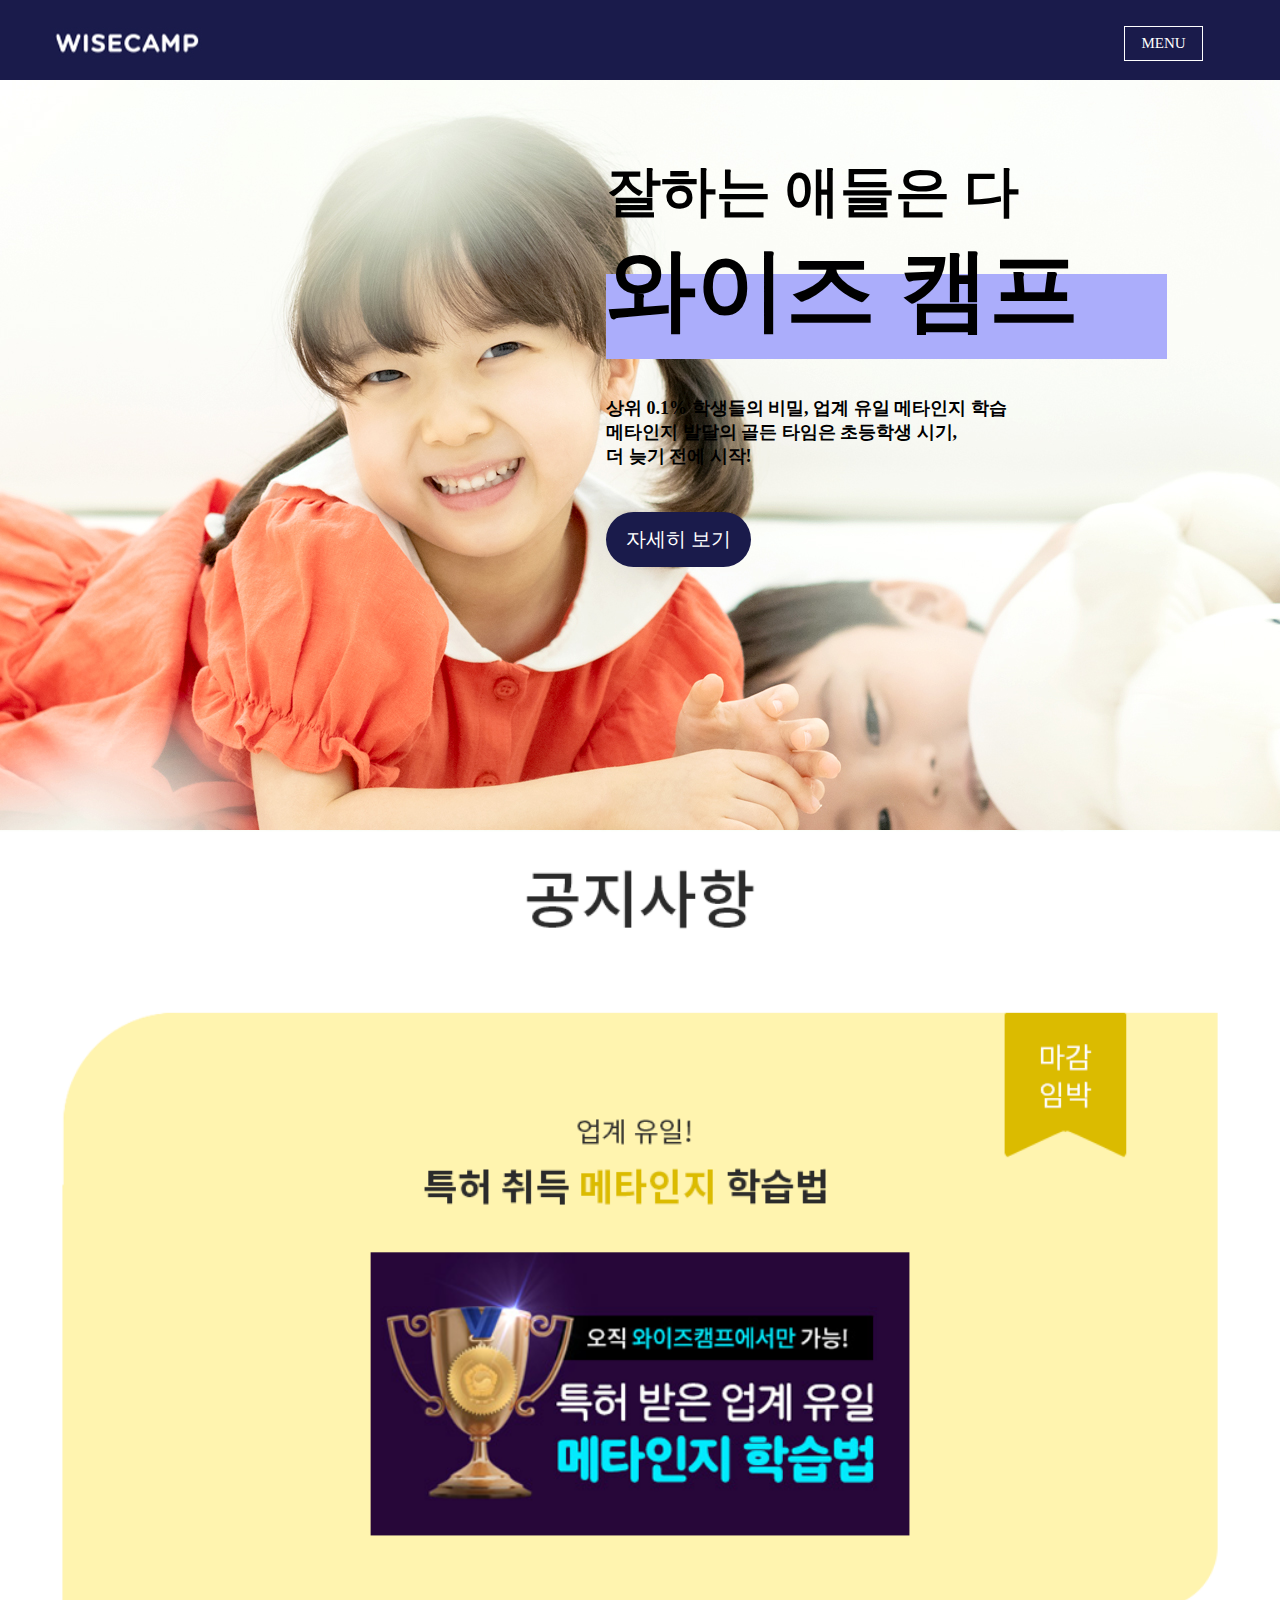
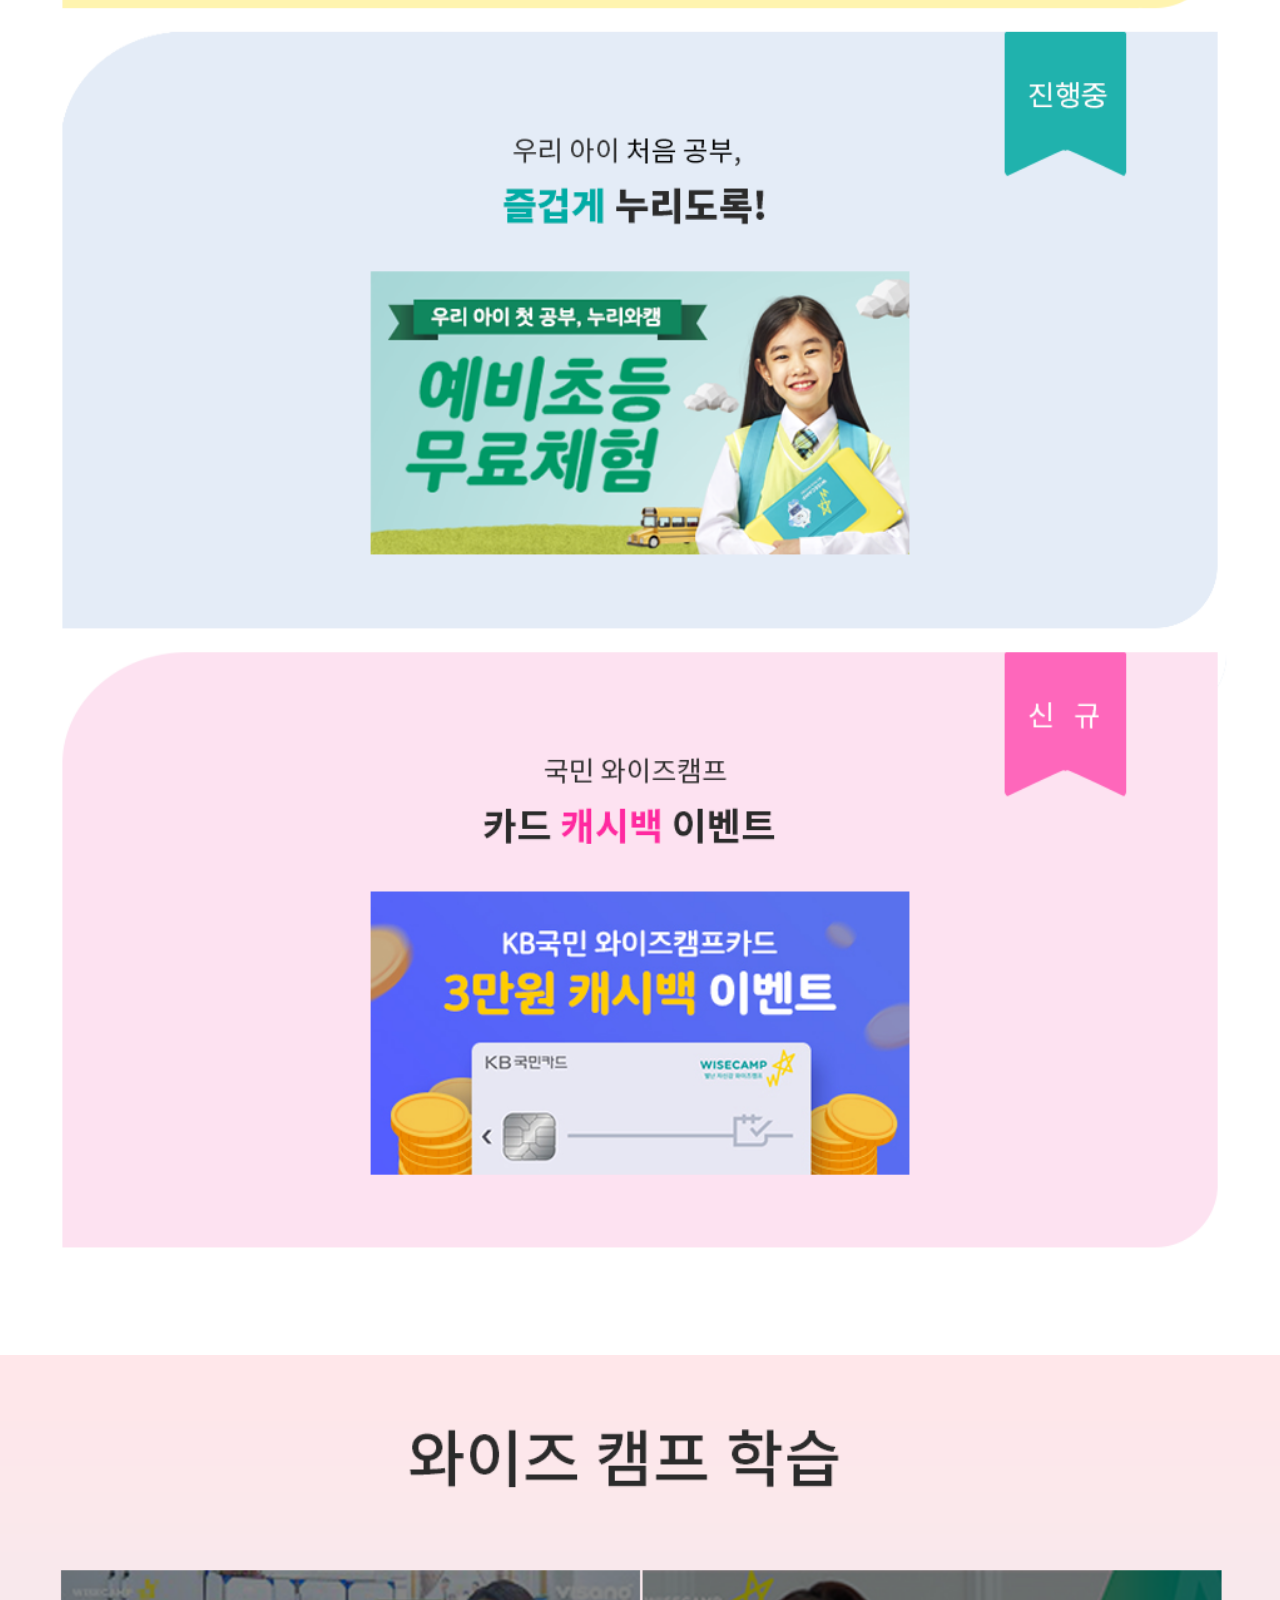
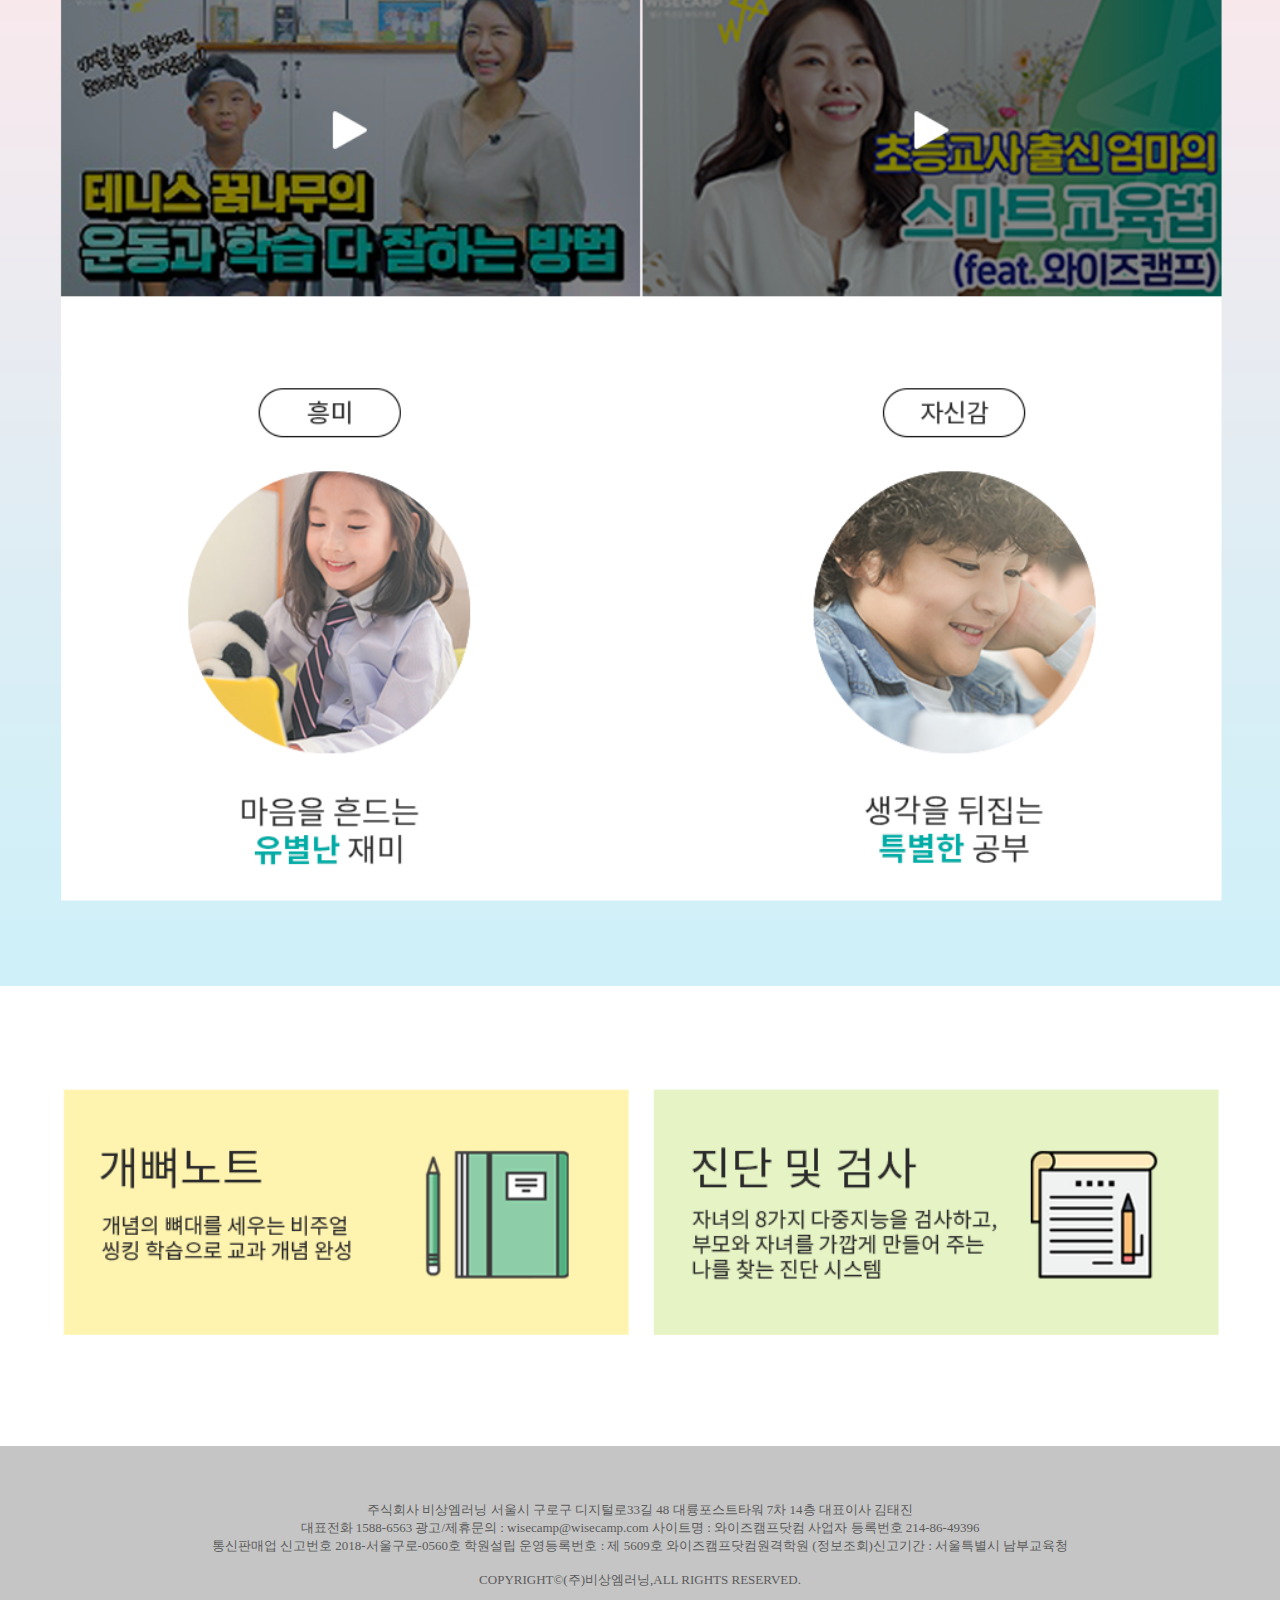
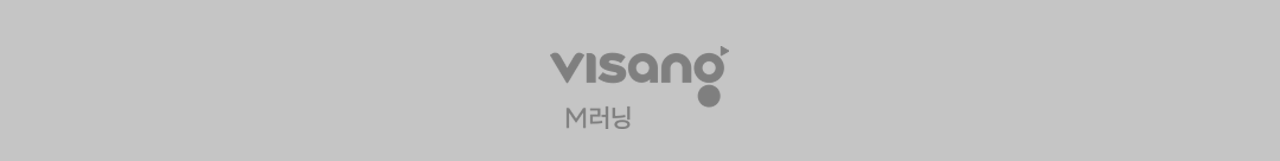
<file: project2/index.html>
<!DOCTYPE html>
<html lang="en">

<head>
    <meta charset="UTF-8">
    <meta http-equiv="X-UA-Compatible" content="IE=edge">
    <meta name="viewport" content="width=device-width, initial-scale=1.0">
    <title>와이즈캠프</title>
    <link href="css/style.css" rel="stylesheet">
    <script src="https://ajax.googleapis.com/ajax/libs/jquery/3.2.1/jquery.min.js"></script>
<script>
$(document).ready(function(){
    mobile_menu();
});

function mobile_menu(){
    /* 변수 선언 */
    var $menu = null;
    var $left_gnb = null; // 영역 전체
    var $depth1_wrap = null;
    var $depth1 = null;
    var $depth1_btn = null;
    
    /* 시작 함수 */
    function start(){
        init();
        init_event();
    }
    /* 변수 초기화 함수 */
    function init(){
        $menu = $('.menu');
        $left_gnb = $('.left_gnbWrap'); // 영역 전체
        $depth1_wrap = $('.left_gnb>li');
        $depth1 = $depth1_wrap.children('ul');
        $depth1_btn = $depth1_wrap.children('a');
    }
    /* 이벤트 함수 */
    function init_event(){
        
        /* 모바일 메뉴 버튼 클릭했을때 모바일 메뉴영역 나오게 하기 */
        $menu.click(function(event){
            event.preventDefault();
            $left_gnb.addClass('on');
        });
        
        /* x버튼 눌렀을때 모바일 메뉴 닫기 */
        $('.close').click(function(event){
            event.preventDefault();

            $left_gnb.removeClass('on');
            
            // x버튼 누르면 시간차 약간두고 소메뉴 닫히게 하기
            setTimeout(function(){
                $depth1_btn.removeClass('on');
                $depth1.slideUp();
            },300)
        });
        
        /* depth1의 각메뉴 클릭시 depth2 나오게 하기 */
        $depth1_btn.click(function(event){
            event.preventDefault();
            var $this = $(this);
            var $this_ul = $this.siblings('ul');

            var check = $this.hasClass('on');
            if(check){
                $this.removeClass('on');
                $this_ul.stop(true,true).slideUp();
            }else{
                $depth1_btn.removeClass('on');
                $depth1.stop().slideUp();
                $this.addClass('on');
                $this_ul.stop(true,true).slideDown();
            }
        });
        
        /* 디바이스 크기 변경시 모바일 메뉴영역 숨기기 */
        $(window).resize(function(){
            $left_gnb.removeClass('on');
        });
    }
    
    start(); // 시작 호출
}
</script>
</head>

<body>
    <div id="wrap">
        <div id="header">
            <div class="header_l"><img src="img/soobak.jpg"></div>
            <div class="logo"><img src="img/logo.jpg"></div>
            <div class="header_r">
                <div><p>선생님 모집</p></div>
                <div><p>고객센터</p></div>
                <!--  -->
                <div class="menu">
                    <a href="#">MENU<img src="img/menu.png"></a>
                  </div>
                  <nav class="left_gnbWrap">
                              <a href="#" class="close"><img src="img/wrong1.png"></a>
                              <ul class="left_gnb">
                                  <li>
                                      <a href="sub.html">와이즈캠프 소개</a>
                                      <ul>
                                          <li><a href="sub.html">와이즈캠프란?</a></li>
                                          <li><a href="sub.html">와이즈캠프 특징</a></li>
                                          <li><a href="sub.html">상품구성</a></li>
                                          <li><a href="sub.html">학습관리</a></li>
                                          <li><a href="sub.html">메타학습 효과</a></li>
                                      </ul>
                                  </li>
                                  <li>
                                      <a href="sub.html">학습프로그램</a>
                                      <ul>
                                          <li><a href="sub.html">메타인지 학습</a></li>
                                          <li><a href="sub.html">비주얼씽킹 학습</a></li>
                                          <li><a href="sub.html">교과서 학습</a></li>
                                          <li><a href="sub.html">프리미엄 학습</a></li>
                                          <li><a href="sub.html">글뼈 도서관</a></li>
                                          <li><a href="sub.html">누리와캠</a></li>
                                          <li><a href="sub.html">와캠 중학</a></li>
                                          <li><a href="sub.html">AI 서술형 챗봇</a></li>
                                          <li><a href="sub.html">서술형첨삭</a></li>
                                          <li><a href="sub.html">화상수업</a></li>
                                      </ul>
                                  </li>
                                  <li>
                                      <a href="sub.html">비주얼씽킹 학습</a>
                                      <ul>
                                          <li><a href="sub.html">개뼈노트</a></li>
                                          <li><a href="sub.html">말뼈사전</a></li>
                                          <li><a href="sub.html">교과서 글뼈읽기</a></li>
                                          <li><a href="sub.html">학습 체험</a></li>
                                      </ul>
                                  </li>
                                  <li>
                                      <a href="sub.html">학습자료실</a>
                                      <ul>
                                          <li><a href="sub.html">교과 학습</a></li>
                                          <li><a href="sub.html">개뼈노트</a></li>
                                          <li><a href="sub.html">시험대비</a></li>
                                          <li><a href="sub.html">프리미엄 학습</a></li>
                                      </ul>
                                  </li>
                              </ul>
                          </nav>
            </div>
            <!-- 초기화 -->
        </div>
        <div id="mainimg">
            <div class="main_text">
                <h2>잘하는 애들은 다</h2>
                <h1><span>와이즈 캠프</span></h1>
                <p>상위 0.1% 학생들의 비밀, 업계 유일 메타인지 학습<br>
                    메타인지 발달의 골든 타임은 초등학생 시기,<br>
                    더 늦기 전에 시작!</p>
                <div class="btn"><p>자세히 보기</p></div>
            </div>
        </div>
        <div id="contents">

            <div class="box1">
                <div class="inner">
                    <h2>공지사항</h2>
                    <div class="box1_b">
                        <div class="box1_1">
                            <p>마감<br>임박</p>
                            <div class="box1_t">
                                <h4>업계 유일!</h4>
                                <h3>특허 취득 <span>메타인지</span>학습법</h3>
                            </div>
                            <div><img src="img/con_1_1.png"></div>
                        </div>
                        <div class="box1_2">
                            <p>진행중</p>
                            <div class="box1_t">
                                <h4>우리 아이 처음 공부,</h4>
                                <h3><span>즐겁게 </span>누리도록!</h3>
                            </div>
                            <div><img src="img/con_1_2.png"></div>
                        </div>
                        <div class="box1_3">
                            <p>신 규</p>
                            <div class="box1_t">
                                <h4>국민 와이즈캠프</h4>
                                <h3>카드 <span>캐시백</span>이벤트</h3>
                            </div>
                            <div><img src="img/con1_3.png"></div>
                        </div>
                    </div>
                </div>
            </div>
            <div class="box2">
                <div class="inner">
                    <h2>와이즈 캠프 학습</h2>
                    <div class="box2_l">
                        <div class="box2_l_1"><img src="img/con_2_1.png"></div>
                        <div class="box2_l_2"><img src="img/con2_2.png"></div>
                    </div>
                    <div class="box2_r">
                        <div class="box2_r_1">
                            <p>흥미</p>
                            <div><img src="img/con2_3.png"></div>
                            <p>마음을 흔드는 <br><span>유별난</span> 재미</p>
                        </div>
                        <div class="box2_r_2">
                            <p>자신감</p>
                            <div><img src="img/con2_4.png"></div>
                            <p>생각을 뒤집는 <br><span>특별한</span> 공부</p>
                        </div>
                    </div>
                </div>
            </div>
            <div class="box3">
                <div class="inner">
                    <div class="box3_l">
                        <div class="box3_t">
                        <h2>개뼈노트</h2>
                        <p>개념의 뼈대를 세우는 비주얼<br>
                            씽킹 학습으로 교과 개념 완성</p></div>
                        <div class="box3_img"><img src="img/con3_1.png"></div>
                    </div>
                    <div class="box3_r">
                        <div class="box3_t">
                        <h2>진단 및 검사</h2>
                        <p>자녀의 8가지 다중지능을 검사하고,<br>
                            부모와 자녀를 가깝게 만들어 주는<br>
                            나를 찾는 진단 시스템</p></div>
                        <div class="box3_img"><img src="img/box3_2.png"></div>
                    </div>
                </div>
            </div>

        </div>
        <div id="footer">
            <div class="inner">
                <p class="copyright">주식회사 비상엠러닝 서울시 구로구 디지털로33길 48 대륭포스트타워 7차 14층 대표이사 김태진<br>
                    대표전화 1588-6563 광고/제휴문의 : wisecamp@wisecamp.com 사이트명 : 와이즈캠프닷컴 사업자 등록번호 214-86-49396<br>
                    통신판매업 신고번호 2018-서울구로-0560호 학원설립 운영등록번호 : 제 5609호 와이즈캠프닷컴원격학원 (정보조회)신고기간 : 서울특별시 남부교육청<br><br>
                    COPYRIGHT©(주)비상엠러닝,ALL RIGHTS RESERVED.</p>
                <div class="f_logo"><img src="img/footer_l.png"></div>
            </div>
        </div>
    </div>
</body>

</html>
</file>
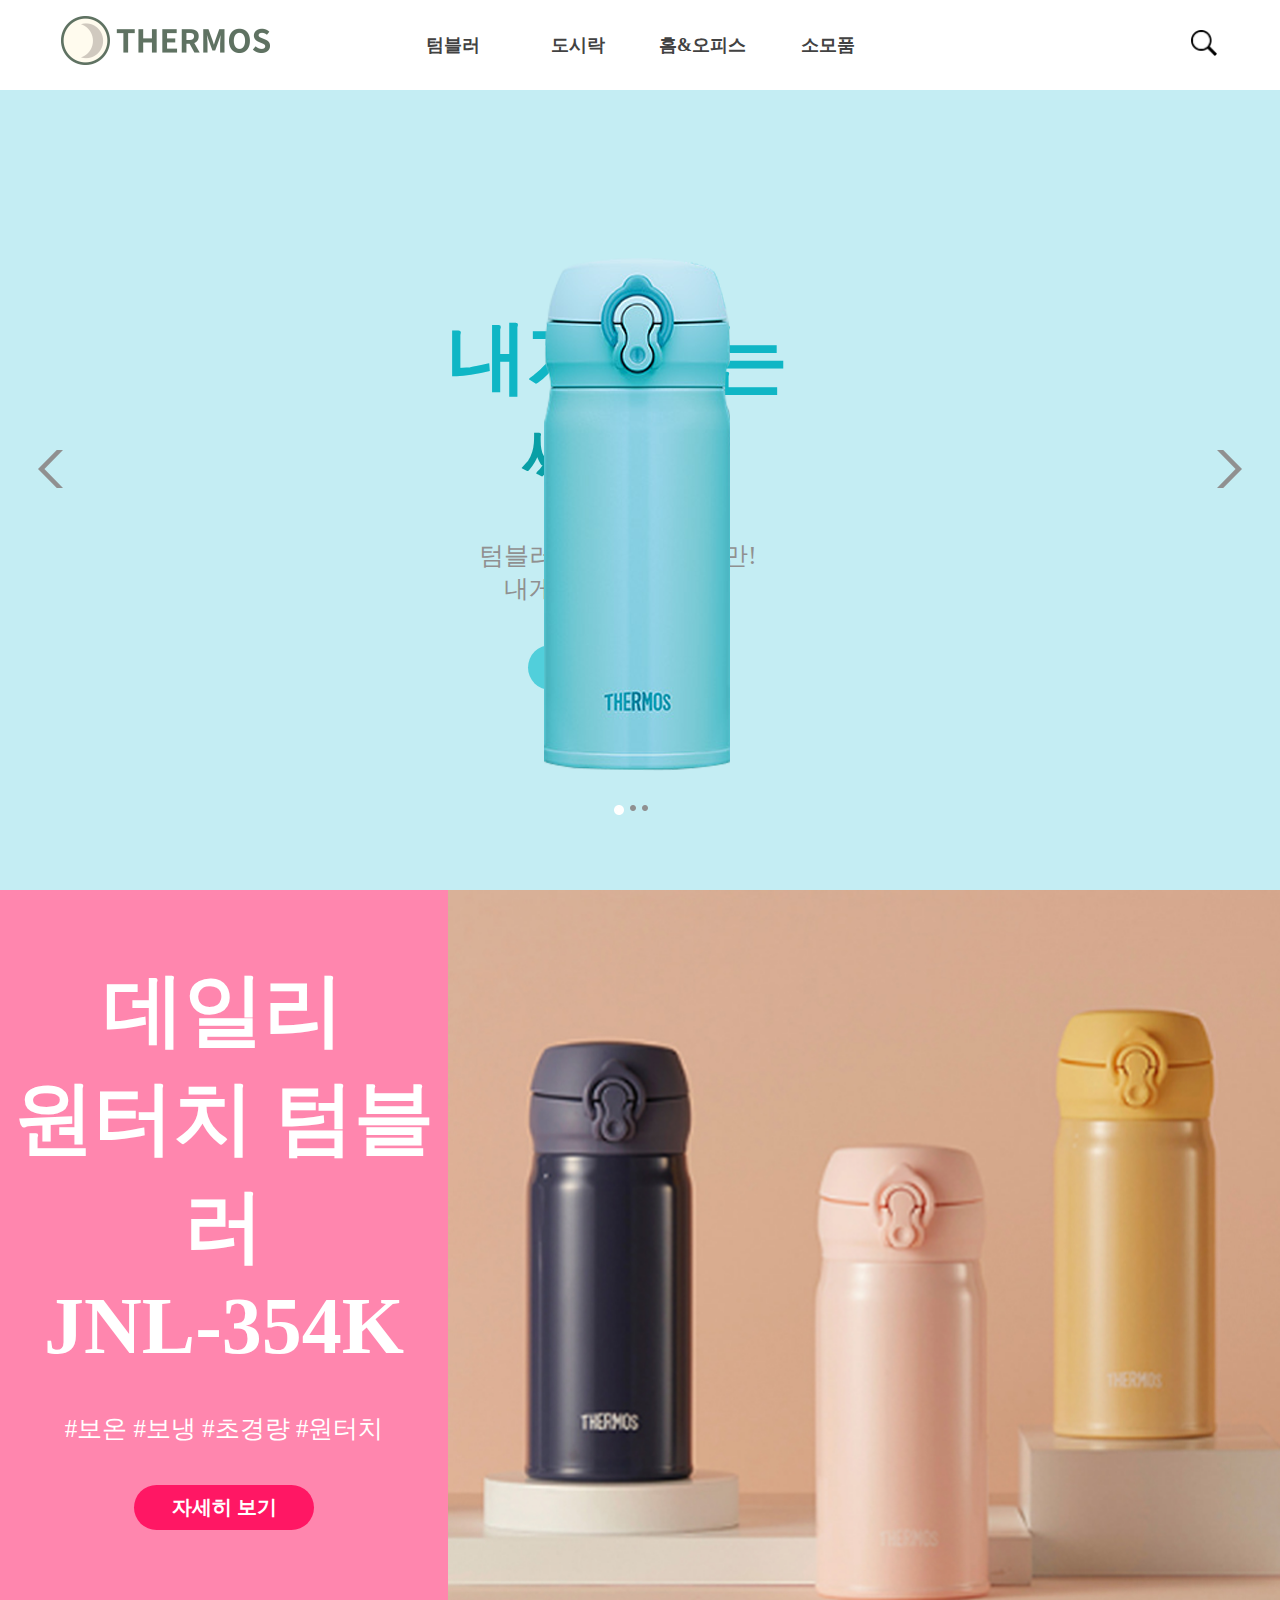
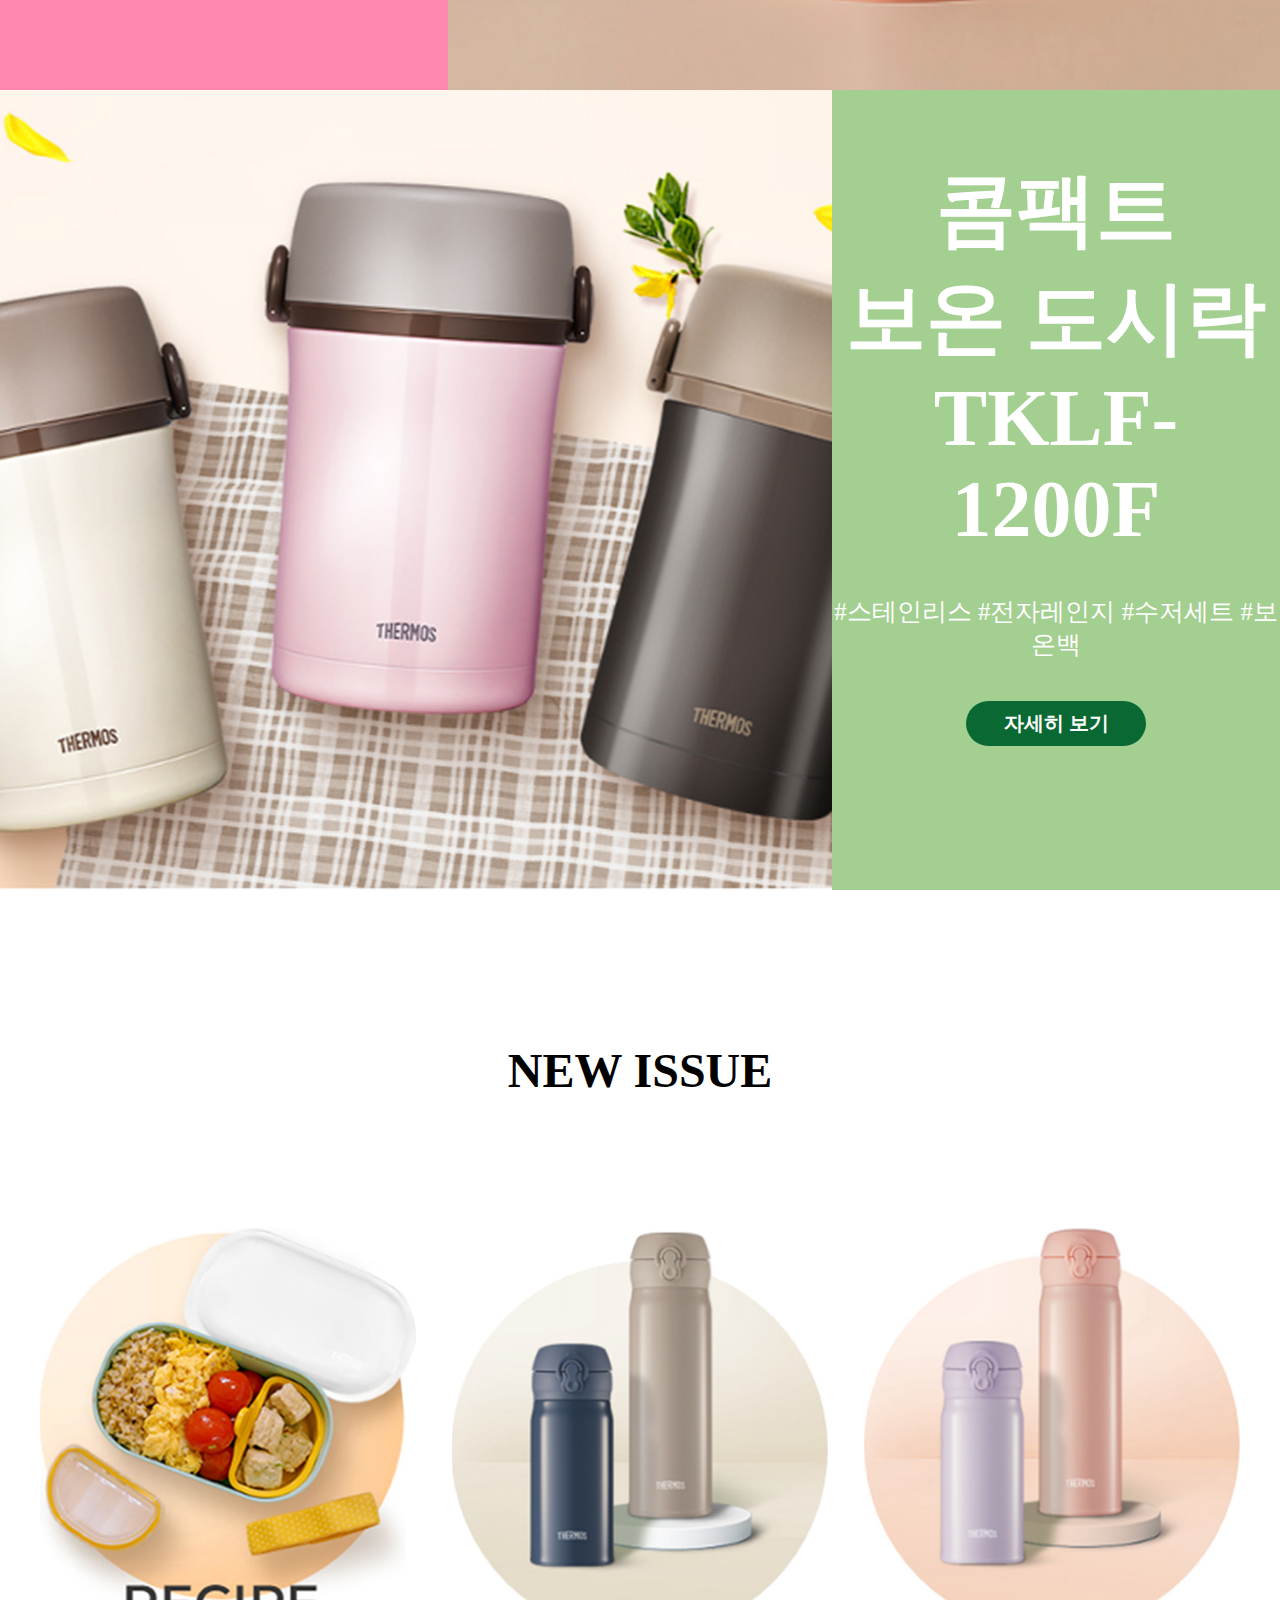
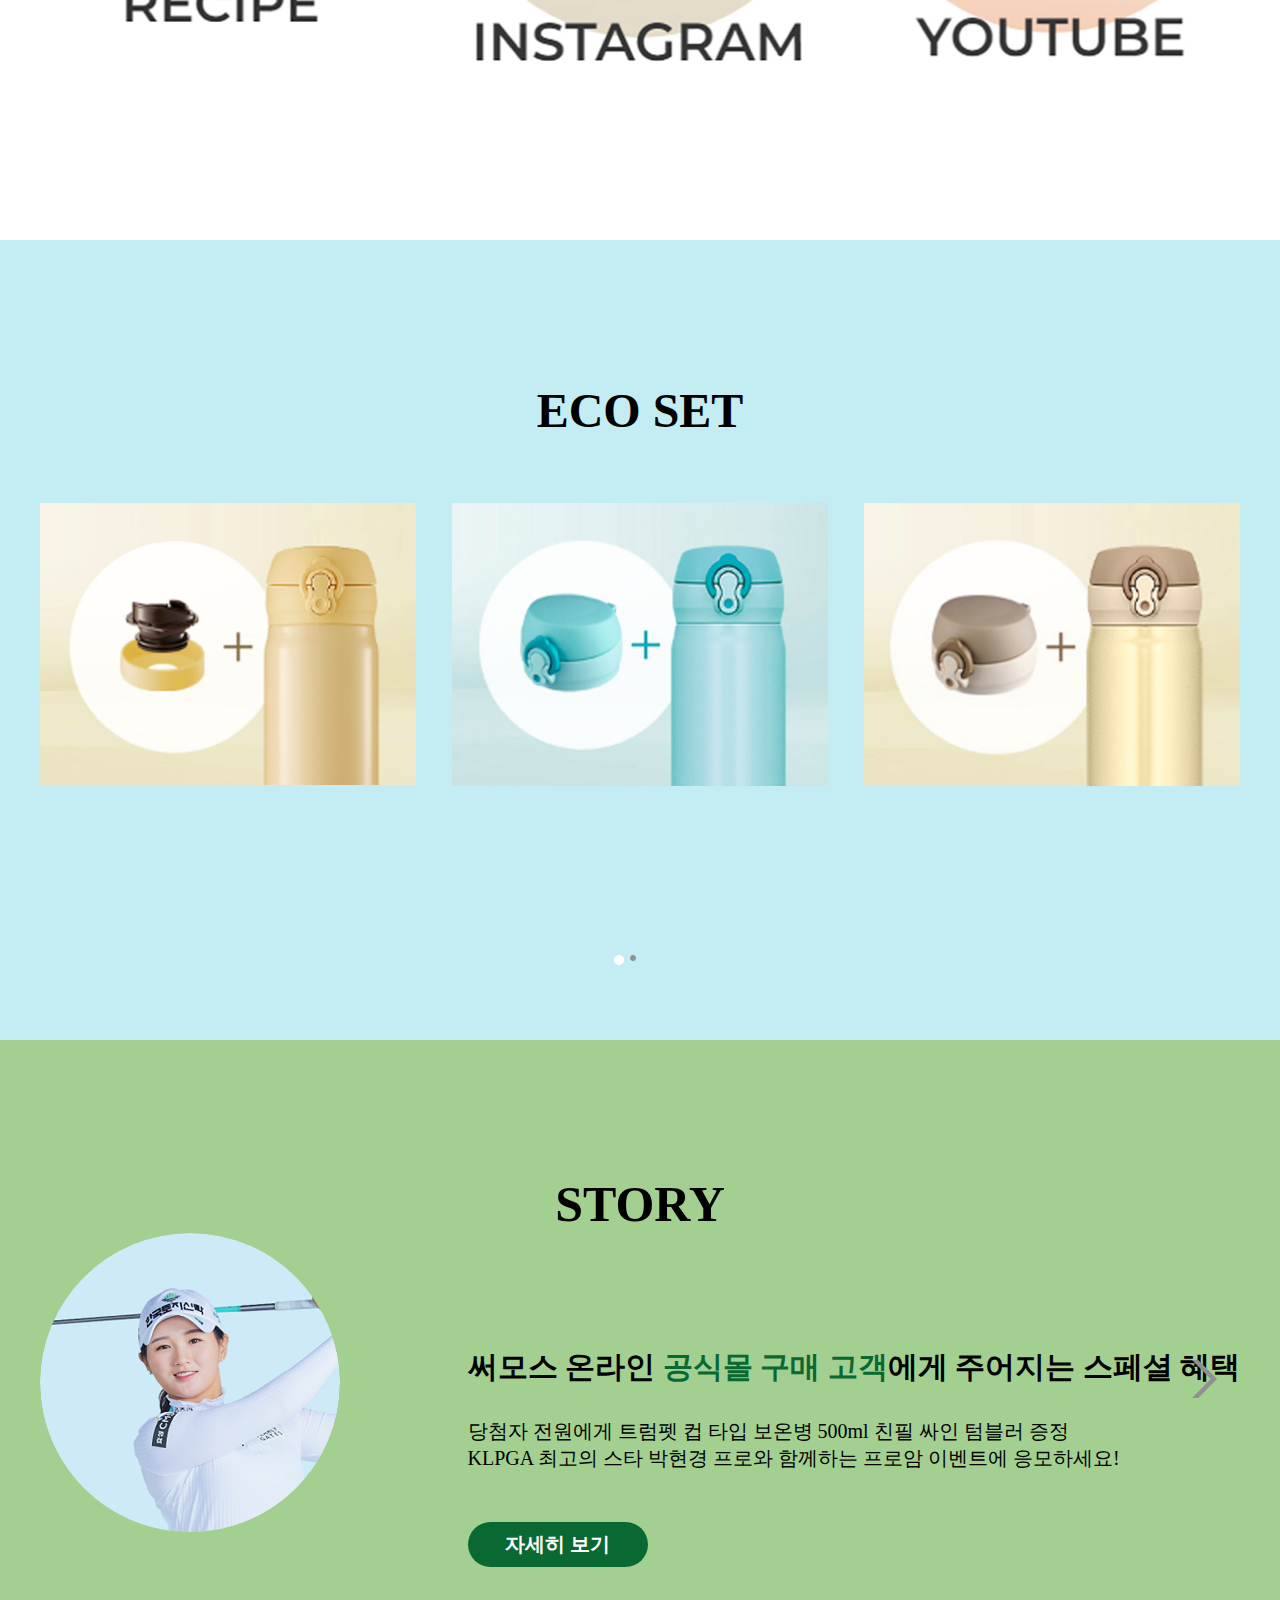
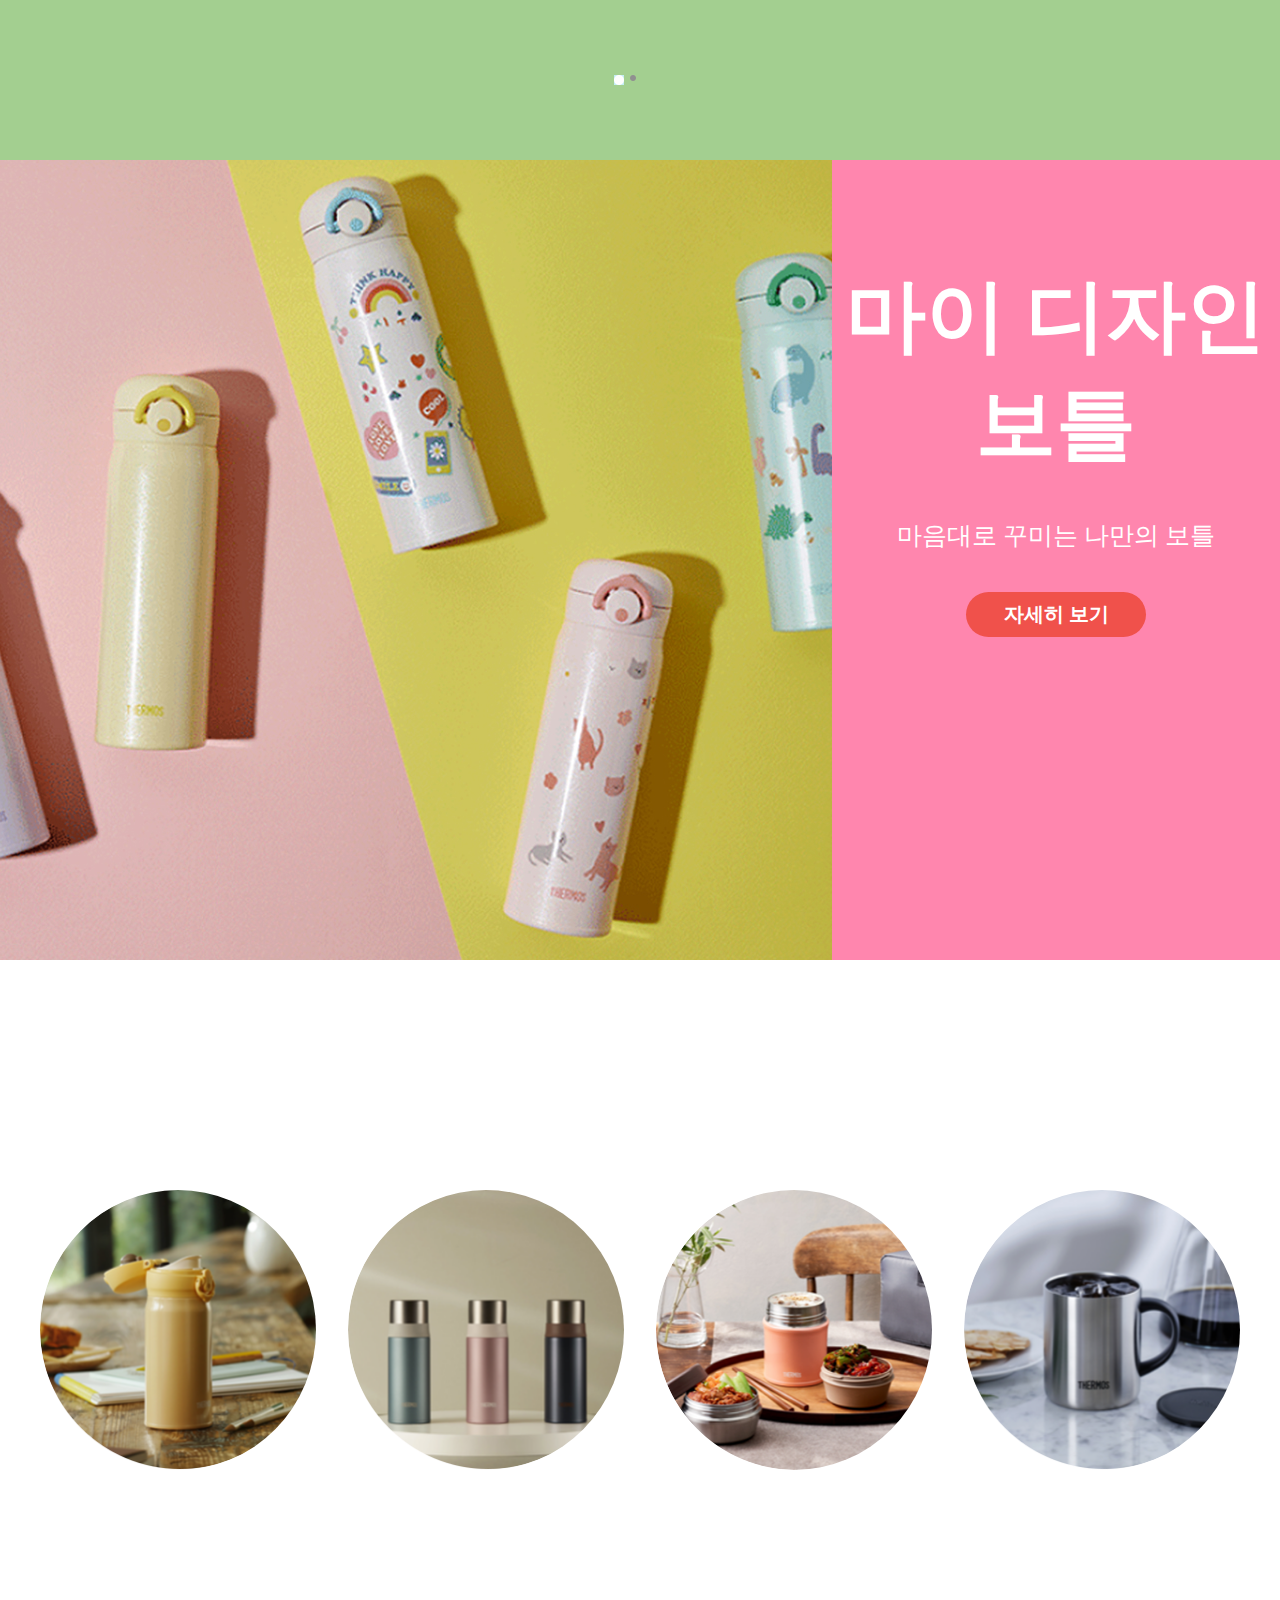
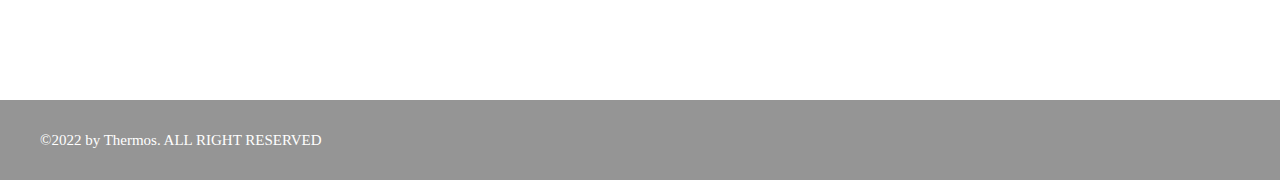
<file: project3/index.html>
<!DOCTYPE html>
<html lang="en">

<head>
    <meta charset="UTF-8">
    <meta http-equiv="X-UA-Compatible" content="IE=edge">
    <meta name="viewport" content="width=device-width, initial-scale=1.0">
    <title>Thermos</title>
    <link href="css/style.css" rel="stylesheet">
</head>

<body>

    <body>
        <div id="wrap">
            <div id="header">
                <div class="logo">
                    <img src="img/logo.png">
                </div>
                <ul class="menu">
                    <li>텀블러</li>
                    <li>도시락</li>
                    <li>홈&오피스</li>
                    <li>소모품</li>
                    <div class="submenu">
                        <ul>
                            <li>ALL</li>
                            <li>미니(120~240ml)</li>
                            <li>스몰(250~350ml)</li>
                            <li>미디움(360~550ml)</li>
                            <li>라지(560~750ml)</li>
                        </ul>
                        <ul>
                            <li>ALL</li>
                            <li>일체형</li>
                            <li>분리형</li>
                            <li>푸드컨테이너</li>
                            <li>프레쉬런치</li>
                        </ul>
                        <ul>
                            <li>ALL</li>
                            <li>컵</li>
                            <li>테이블 포트</li>
                            <li>캔홀더</li>
                        </ul>
                        <ul>
                            <li>ALL</li>
                            <li>마개</li>
                            <li>패킹</li>
                            <li>음용구</li>
                            <li>스트로우</li>
                        </ul>
                    </div>
                </ul>
            </div>
            <!-- 초기화 -->
            </ul>
            <div class="search"><img src="img/search.png"></div>
            <!-- 초기화 -->
        </div>
        <div id="mainimg">
            <!-- 부모 -->
            <div class="left_btn">
                <img src="img/arrow_left.png">
            </div>
            <div class="right_btn">
                <img src="img/arrow_right.png">
            </div>
            <div class="one">
                <li></li>
                <li></li>
                <li></li>
            </div>
            <div class="inner">
                <!-- 믹서기 백그라운드이미지 -->
                <div class="text_box">
                    <h1>내게 맞는</h1>
                    <h3>써모스</h3>
                    <p>텀블러 고민은 이제 그만!<br>
                        내게 맞는 제품이 쏙!</p>
                    <div class="btn">
                        <p>P!ck</p>
                    </div>
                </div>
                <div class="mainbottle">
                </div>
            </div>

            <!-- 세가지 자식 -->
        </div>
        <div id="contents">
            <div class="box1">
                <div class="box1_left">
                    <div class="text_box">
                        <h1>데일리<br>
                            원터치 텀블러<br>JNL-354K</h1>
                        <p>#보온 #보냉 #초경량 #원터치</p>
                        <div class="btn">
                            <p>자세히 보기</p>
                        </div>
                    </div>
                </div>
                <div class="box1_right">
                    <!-- 백그라운드이미지 -->
                </div>
                <!-- 초기화 -->
            </div>
            <div class="box2">
                <div class="box2_left"></div>
                <div class="box2_right">
                    <div class="text_box">
                        <h1>콤팩트<br>
                            보온 도시락<br>TKLF-1200F</h1>
                        <p>#스테인리스 #전자레인지 #수저세트 #보온백</p>
                        <div class="btn">
                            <p>자세히 보기</p>
                        </div>
                    </div>
                </div>
                <!-- 초기화 -->
            </div>
            <div class="box3">
                <div class="inner">
                    <h2>NEW ISSUE</h2>
                    <div class="box3_imgset">
                        <div class="list">
                            <img src="img/box3_1.jpg">
                            <!-- 백그라운드 이미지 -->
                        </div>
                        <div class="list">
                            <img src="img/box3_2.jpg">
                        </div>
                        <div class="list">
                            <img src="img/box3_3.jpg">
                        </div>
                        <!-- 초기화 -->
                    </div>
                </div>
            </div>
            <div class="box4">
                <div class="left_btn">
                    <img src="img/arrow_left.png">
                </div>
                <div class="right_btn">
                    <img src="img/arrow_right.png">
                </div>
                <div class="inner">
                    <h2>ECO SET</h2>
                    <div class="box4_imgset">
                        <div class="list">
                            <div><img src="img/box4_1.jpg">

                                <div class="gray">
                                    <h5>JNL-354K</h5>
                                    <p>데일리 원터치 텀블러 350ml + 바닥커버<br>+음용구(브라운)</p>
                                    <p>36,500</p>
                                    <div>
                                        <img src="img/thermosarrow.png">
                                    </div>
                                </div>
                            </div>

                        </div>
                        <div class="list">
                            <div>
                                <img src="img/box4_2.jpg">
                                <div class="gray">
                                    <h5>JNL-353K</h5>
                                    <p>데일리 원터치 텀블러 350ml + 마개유닛<br><br></p>
                                    <p>37,800</p>
                                    <div>
                                        <img src="img/thermosarrow.png">
                                    </div>
                                </div>
                            </div>

                        </div>
                        <div class="list">
                            <div>
                                <img src="img/box4_4.jpg">
                                <div class="gray">
                                    <h5>JNL-503K</h5>
                                    <p>클래식 원터치 텀블러 500ml+마개유닛<br><br></p>
                                    <p>39,800</p>
                                    <div>
                                        <img src="img/thermosarrow.png">
                                    </div>
                                </div>
                            </div>

                        </div>
                    </div>
                    <div class="one">
                        <li></li>
                        <li></li>
                    </div>
                </div>
            </div>

            <div class="box5">
                <!-- 부모 -->
                <div class="left_btn">
                    <img src="img/arrow_left.png">
                </div>
                <div class="right_btn">
                    <img src="img/arrow_right.png">
                </div>
                <div class="inner">
                    <h3>STORY</h3>
                    <div class="box5_contentset">
                        <div class="content_img">
                            <div>
                               <div class="hover"></div> <!-- 백그라운드이미지 -->
                            </div>
                        </div>
                        <div class="content_text">
                            <h4>써모스 온라인 <span>공식몰 구매 고객</span>에게 주어지는 스페셜 혜택</h4>
                            <p>당첨자 전원에게 트럼펫 컵 타입 보온병 500ml 친필 싸인 텀블러 증정<br>
                                KLPGA 최고의 스타 박현경 프로와 함께하는 프로암 이벤트에 응모하세요!</p>
                            <div class="btn">
                                <p>자세히 보기</p>
                            </div>
                        </div>
                        <!-- 초기화 -->
                    </div>
                </div>
                <div class="one">
                    <li></li>
                    <li></li>
                </div>
            </div>
            <div class="box6">
                <div class="box6_left"></div>
                <div class="box6_right">
                    <div class="text_box">
                        <h1>마이 디자인<br>보틀</h1>
                        <p>마음대로 꾸미는 나만의 보틀</p>
                        <div class="btn">
                            <p>자세히 보기</p>
                        </div>
                    </div>
                </div>
                <!-- 초기화 -->
            </div>
            <div class="box7">
                <div class="inner">
                    <ul class="sns">
                        <li></li>
                        <li></li>
                        <li></li>
                        <li></li>
                        <!-- 초기화 -->
                    </ul>

                </div>
            </div>
        </div>

        <div id="footer">
            <div class="inner">
                <p>©2022 by Thermos. ALL RIGHT RESERVED</p>
            </div>
        </div>
        </div>

    </body>

</html>
</file>
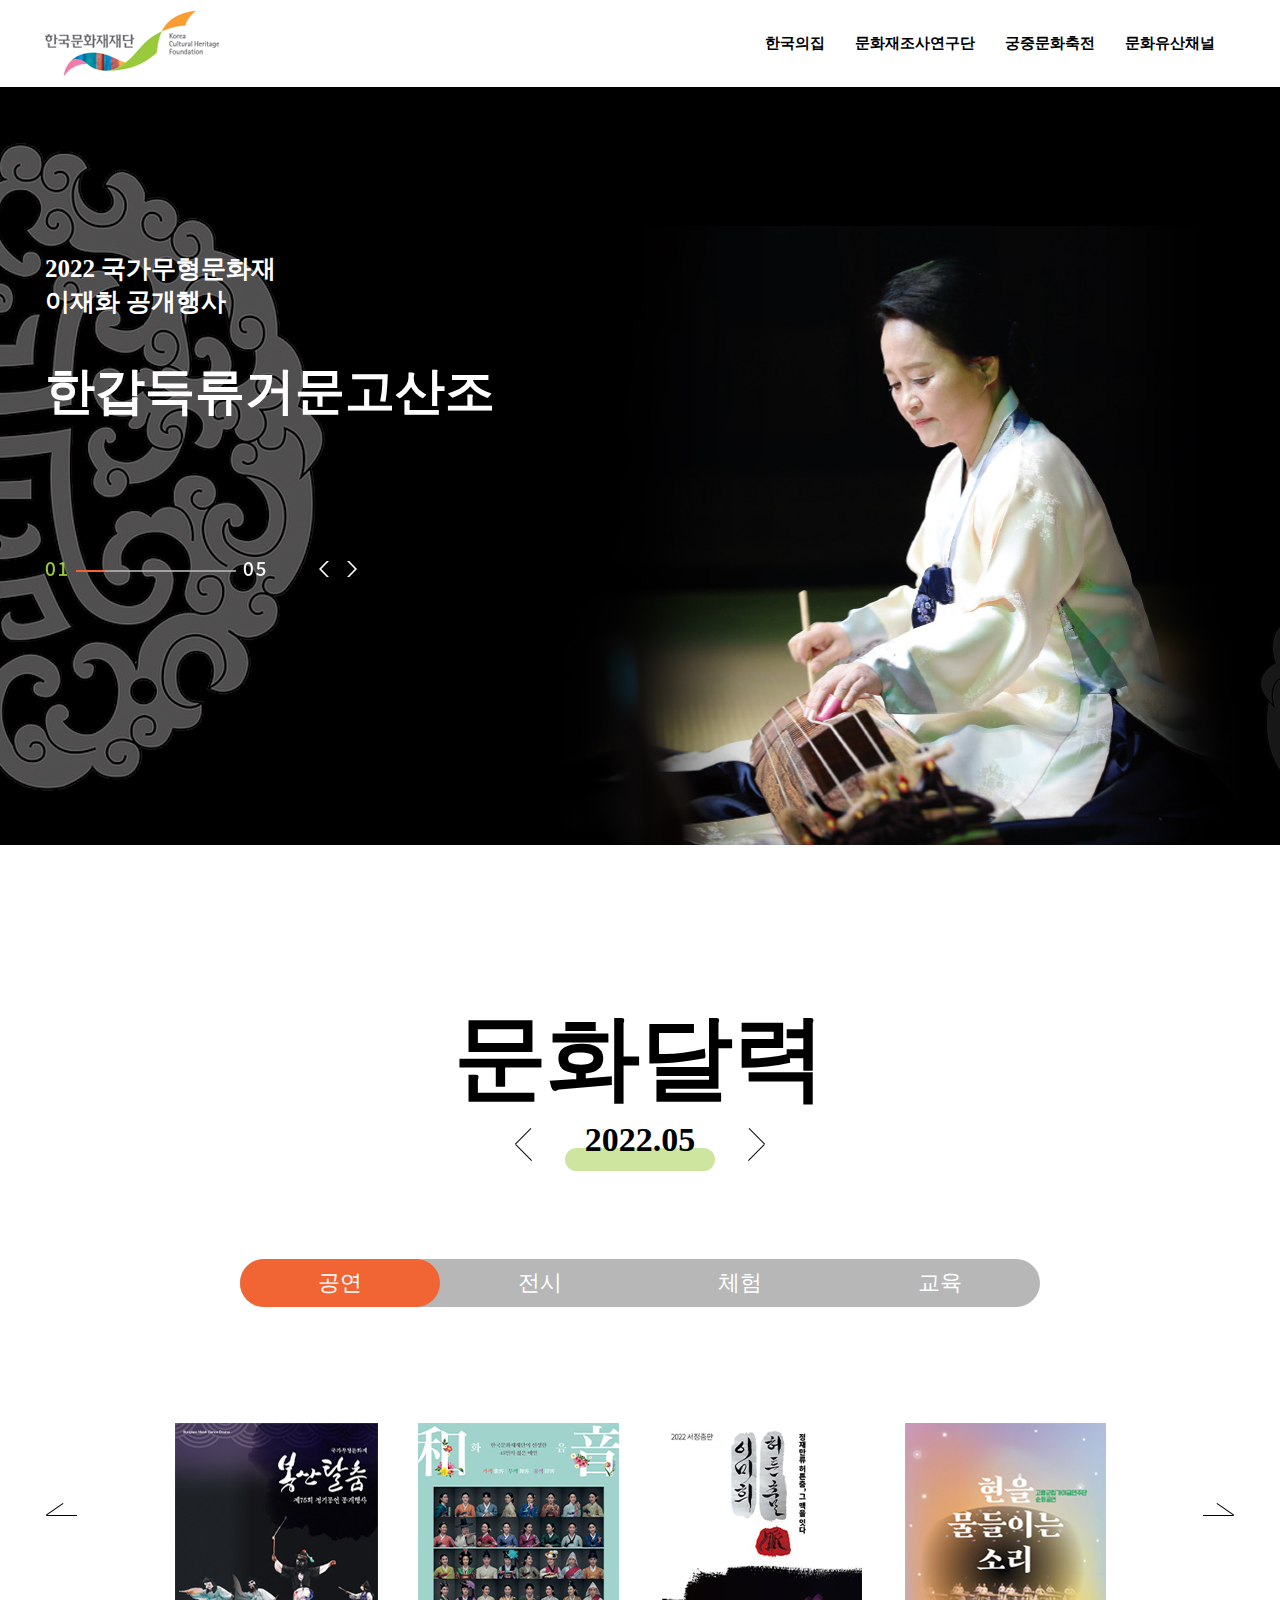
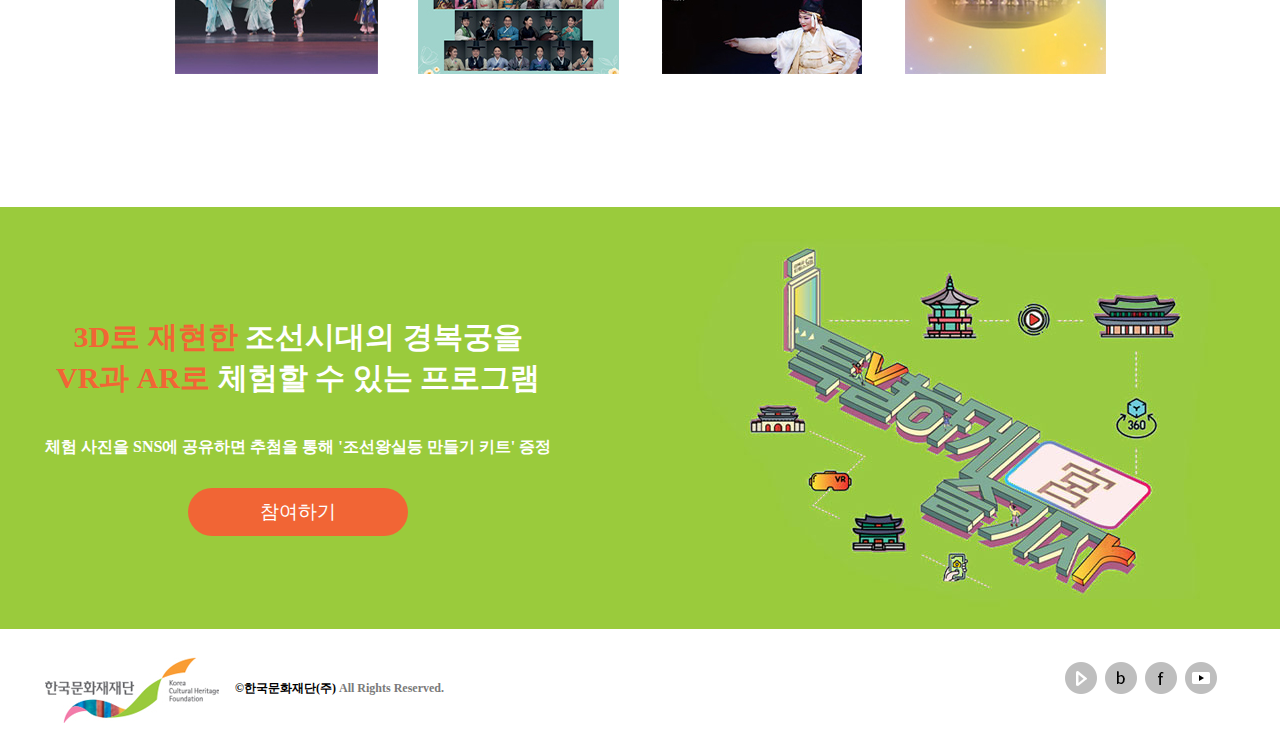
<file: project4/index.html>
<!DOCTYPE html>
<html lang="en">
<head>
    <meta charset="UTF-8">
    <meta http-equiv="X-UA-Compatible" content="IE=edge">
    <meta name="viewport" content="width=device-width, initial-scale=1.0">
    <title>Document</title>
    <link href="css/style.css" rel="stylesheet">
</head>
<body>
    <div id="wrap">
        <div id="header">
            <div class="inner">
                <div class="logo">
                    <a href="index.html"><img src="img/문화재단_03.jpg" alt="로고"></a>
                </div>
                <ul class="menu">
                    <a href="sub.html"><li>한국의집</li></a>
                    <a href="sub.html"><li>문화재조사연구단</li></a>
                    <a href="sub.html"><li>궁중문화축전</li></a>
                    <a href="sub.html"><li>문화유산채널</li></a>
                </ul>
                <!-- 초기화 -->
            </div>
        </div>
        <div id="mainimg">
            <div class="inner">
                <div class="text_box">
                    <h4>2022 국가무형문화재<br>
                        이재화 공개행사</h4>
                    <h3>한갑득류거문고산조</h3>
                </div>
                <div class="mainline"><img src="img/mainline.png"></div>
            </div>
        </div>
        <div id="contents">
            <div class="inner">

                <div class="box1">
                    <div class="arrow_left">
                        <img src="img/arrowleft.png" alt="화살표">
                    </div>
                    <div class="arrow_right">
                        <img src="img/arrowright.png" alt="화살표">
                    </div>
                    <div class="a"><img src="img/box1_a.png" alt="괄호"></div>
                    <div class="b"><img src="img/box1_b.png" alt="괄호"></div>

                    <h1>문화달력</h1>
                    
                    <h3> <span>2022.05</span></h3>
                    

                    <ul class="box1_text">

                        <li>공연</li>
                        <li>전시</li>
                        <li>체험</li>
                        <li>교육</li>
                        <!-- 초기화 -->
                    </ul>

                    <div class="box1_img">
                        <div><img src="img/문화재단_05.jpg" alt="이미지1"></div>
                        <div><img src="img/문화재단_07.jpg" alt="이미지2"></div>
                        <div><img src="img/문화재단_09.jpg" alt="이미지3"></div>
                        <div><img src="img/문화재단_11.jpg" alt="이미지4"></div>
                        <!-- 초기화 -->
                    </div>
                </div>
            </div>
            <div class="box2">
                <div class="inner">
                    <div class="text_box">
                        <h3><span>3D로 재현한 </span>조선시대의 경복궁을<br>
                            <span>VR과 AR로</span> 체험할 수 있는 프로그램
                        </h3>
                        <p>체험 사진을 SNS에 공유하면 추첨을 통해 '조선왕실등 만들기 키트' 증정</p>
                        <div>참여하기</div>
                    </div>
                </div>
            </div>

        </div>
        <div id="footer">
            <div class="inner">
                <div class="f_logo">
                    <img src="img/문화재단_03.jpg">
                </div>
                <p>©한국문화재단(주) <span>All Rights Reserved.</span></p>
                <div class="sns">
                    <div><img src="img/문화재단_03.png"></div>
                    <div><img src="img/문화재단_05.png"></div>
                    <div><img src="img/문화재단_07.png"></div>
                    <div><img src="img/문화재단_09.png"></div>
                </div>
                <!-- 초기화 -->
            </div>
        </div>
</body>

</html>
</file>
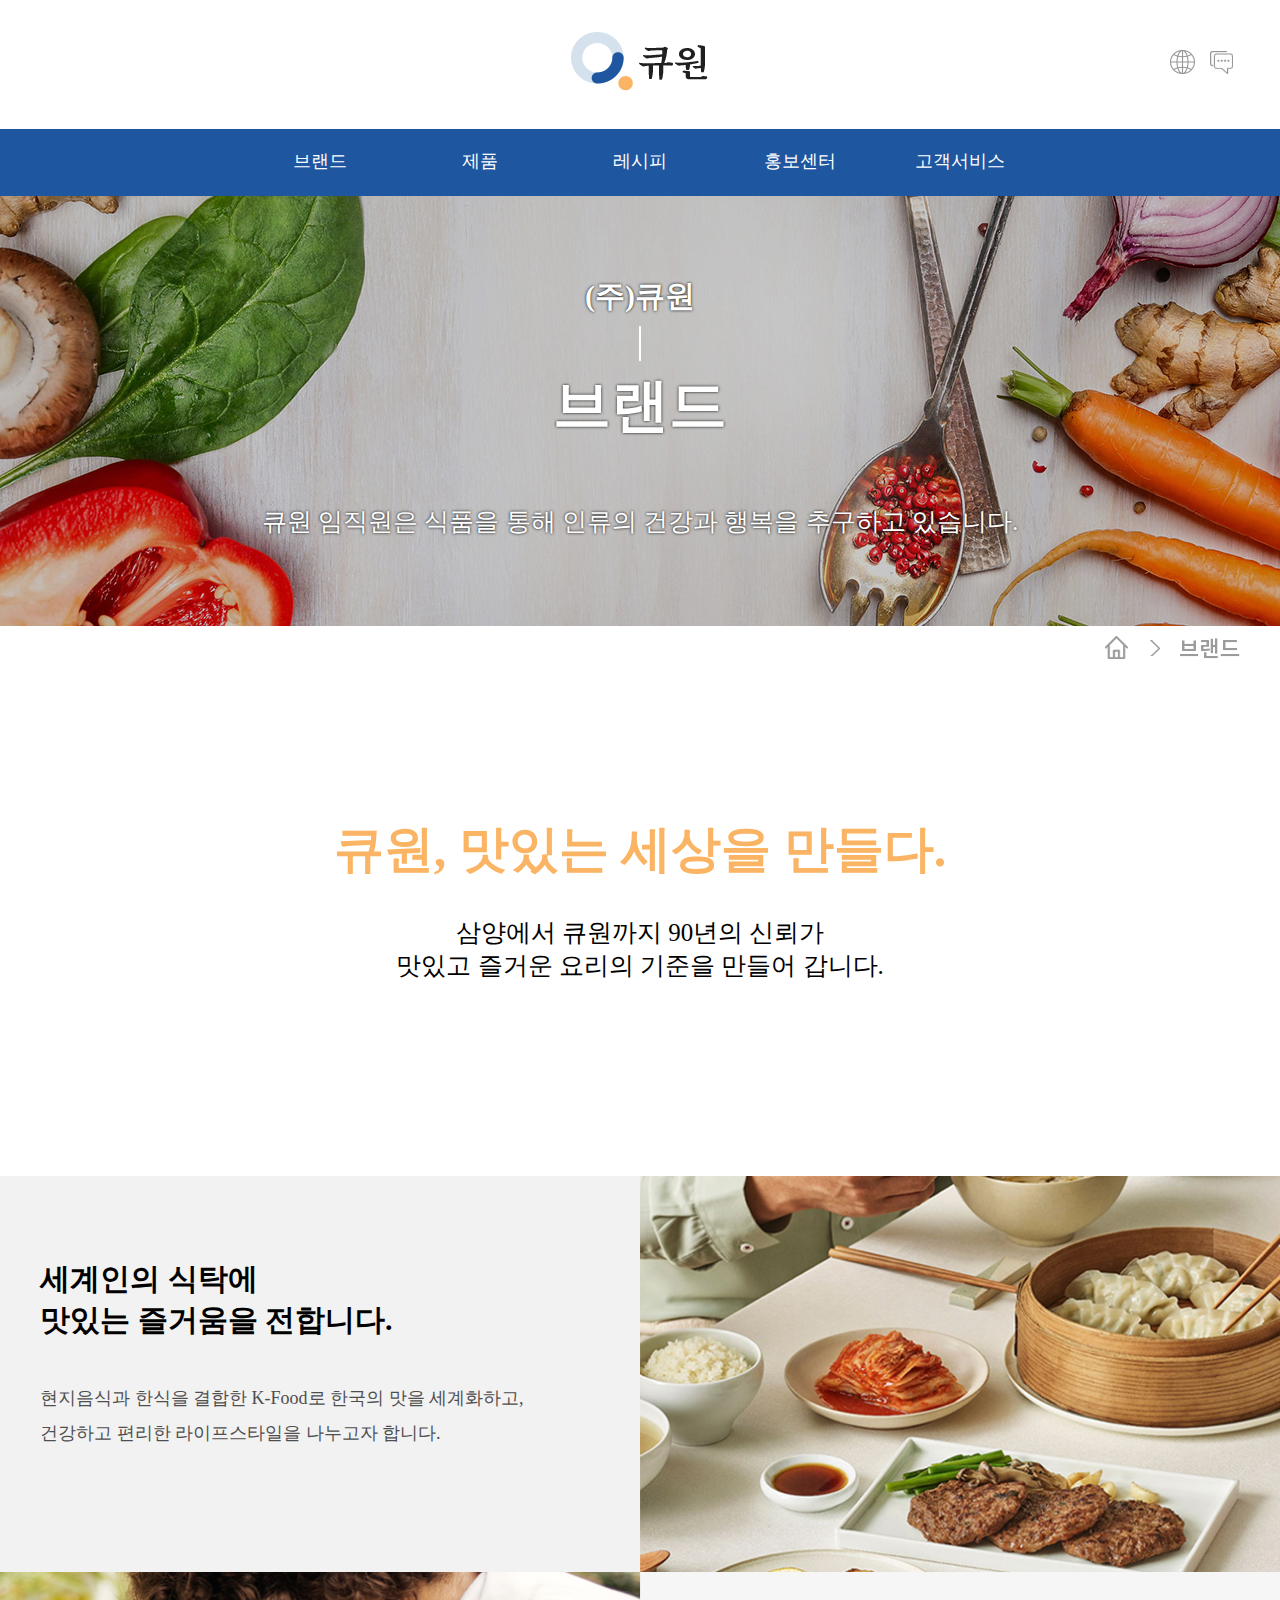
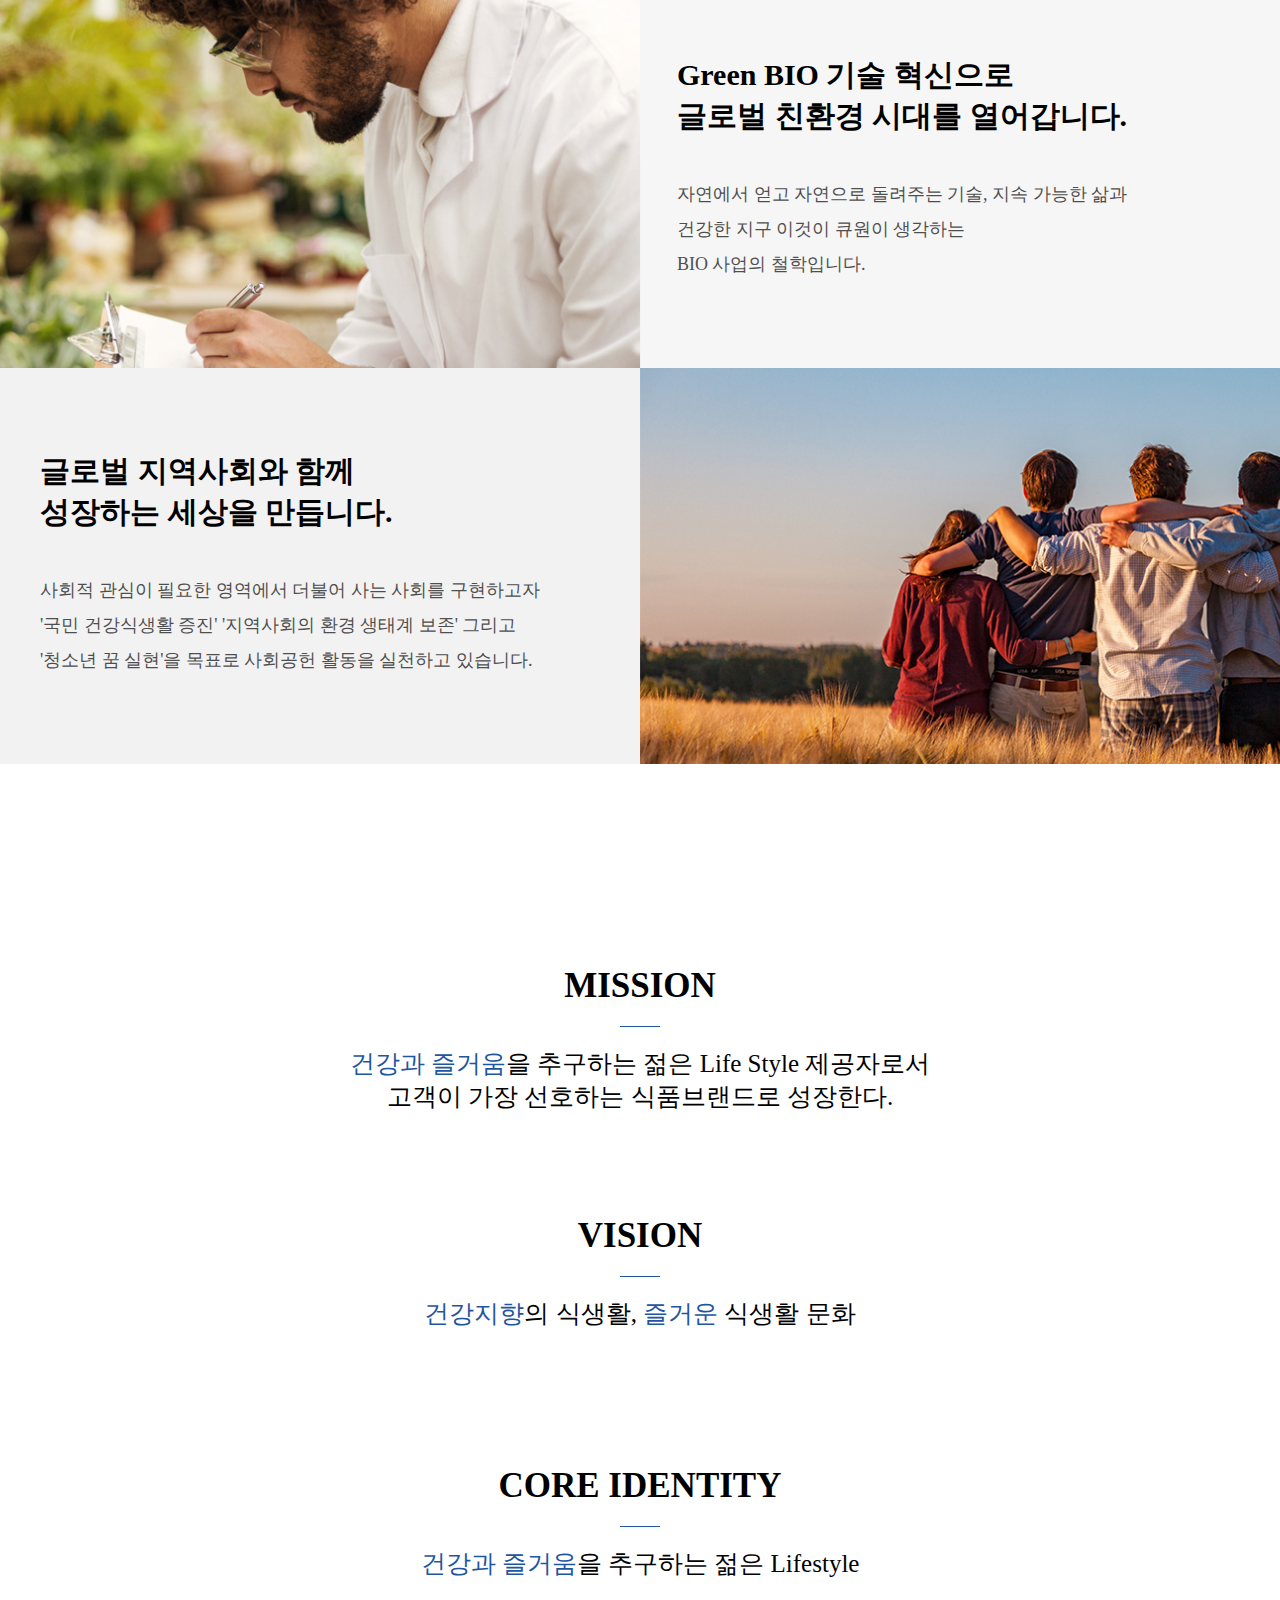
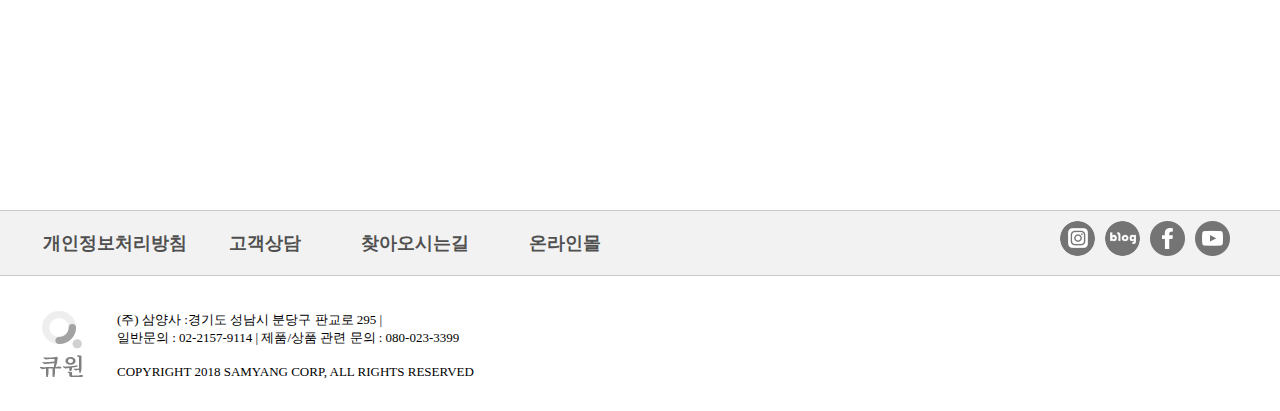
<file: project1/sub1.html>
<!DOCTYPE html>
<html lang="en">

<head>
    <meta charset="UTF-8">
    <meta http-equiv="X-UA-Compatible" content="IE=edge">
    <meta name="viewport" content="width=device-width, initial-scale=1.0">
    <title>sub1</title>
    <link href="css/all.css" rel="stylesheet">
    <link
    rel="stylesheet"
    href="https://cdnjs.cloudflare.com/ajax/libs/animate.css/4.1.1/animate.min.css"
  />

  <script src="https://ajax.googleapis.com/ajax/libs/jquery/3.2.1/jquery.min.js"></script>
<script>
$(document).ready(function(){
    mobile_menu();
});

function mobile_menu(){
    /* 변수 선언 */
    var $menu = null;
    var $left_gnb = null; // 영역 전체
    var $depth1_wrap = null;
    var $depth1 = null;
    var $depth1_btn = null;
    
    /* 시작 함수 */
    function start(){
        init();
        init_event();
    }
    /* 변수 초기화 함수 */
    function init(){
        $menu = $('.menu_icon');
        $left_gnb = $('.left_gnbWrap'); // 영역 전체
        $depth1_wrap = $('.left_gnb>li');
        $depth1 = $depth1_wrap.children('ul');
        $depth1_btn = $depth1_wrap.children('a');
    }
    /* 이벤트 함수 */
    function init_event(){
        
        /* 모바일 메뉴 버튼 클릭했을때 모바일 메뉴영역 나오게 하기 */
        $menu.click(function(event){
            event.preventDefault();
            $left_gnb.addClass('on');
        });
        
        /* x버튼 눌렀을때 모바일 메뉴 닫기 */
        $('.close').click(function(event){
            event.preventDefault();

            $left_gnb.removeClass('on');
            
            // x버튼 누르면 시간차 약간두고 소메뉴 닫히게 하기
            setTimeout(function(){
                $depth1_btn.removeClass('on');
                $depth1.slideUp();
            },300)
        });
        
        /* depth1의 각메뉴 클릭시 depth2 나오게 하기 */
        $depth1_btn.click(function(event){
            event.preventDefault();
            var $this = $(this);
            var $this_ul = $this.siblings('ul');

            var check = $this.hasClass('on');
            if(check){
                $this.removeClass('on');
                $this_ul.stop(true,true).slideUp();
            }else{
                $depth1_btn.removeClass('on');
                $depth1.stop().slideUp();
                $this.addClass('on');
                $this_ul.stop(true,true).slideDown();
            }
        });
        
        /* 디바이스 크기 변경시 모바일 메뉴영역 숨기기 */
        $(window).resize(function(){
            $left_gnb.removeClass('on');
        });
    }
    
    start(); // 시작 호출
}
</script>
<style type="text/css">

    /*-------------------모바일 메뉴----------------------*/
    
    /* 모바일 메뉴 버튼 */
    .menu_icon {position: absolute; top: 0; left:5%}
    .menu_icon > a{width: 100%;height: 100%; display: block;}
    
    a.close{
        background-color: #fff; width: 100px; height: 100px;
        position: absolute; left: 0; top: 0; color: #fff;
        line-height: 100px; text-align: center;
    }

    a.close>img{width: 20%;
    top: 40%;
    left: 30%;
    position: absolute;}
    .left_gnbWrap{
        height: 100%;
        width: 100%;
        position: fixed; right: -100%; top: 0;
        padding-top: 100px;
        z-index: 999;
        transition: all 0.3s;
    }
    .left_gnbWrap.on{
        left:0;
    }
    .left_gnb>li{
        width: 100%;
    }
    .left_gnb>li>a{ font-size: 18px;
        display: block; text-align: center; line-height: 70px;
        width: 100%; height: 70px; background-color: #1e56a0;
        color: #fff; 
    }
    .left_gnb>li>a.on{
        background-color: #1e56a0;
    }
    .left_gnb>li>ul{
        display: none;
    }
    .left_gnb>li>ul>li>a{
        display: block; text-align: center; line-height: 70px;
        width: 100%; height: 70px; background-color: #fff;
        color: black; font-size: 15px;
    }
    .left_gnb>li>a>span>img{width: 2%; position: absolute; right: 5%; padding-top: 25px;}
    </style>


</head>

<body>
    <div id="wrap">
        <div id="header">
            <div class="h_top">
                <div class="inner">
                    <div class="menu_icon"><img src="img/menu.png"></div>
                    <nav class="left_gnbWrap">
                        <a href="#" class="close"><img src="img/X.png"></a>
                        <ul class="left_gnb">
                            <li>
                                <a href="sub1.html">브랜드<span><img src="img/+.png"></span></a>
                                <ul>
                                    <li><a href="sub1.html">브랜드 스토리</a></li>
                                    <li><a href="sub1.html">브랜드 소개</a></li>
                                    <li><a href="sub1.html">브랜드 히스토리</a></li>
                                </ul>
                            </li>
                            <li>
                                <a href="sub2.html">제품<span><img src="img/+.png"></span></a>
                                <ul>
                                    <li><a href="sub2.html">제품 전체보기</a></li>
                                    <li><a href="sub2.html">트루스위트</a></li>
                                    <li><a href="sub2.html">홈메이드</a></li>
                                    <li><a href="sub2.html">상쾌환</a></li>
                                </ul>
                            </li>
                            <li>
                                <a href="sub3.html">레시피<span><img src="img/+.png"></span></a>
                                <ul>
                                    <li><a href="sub3.html">레시피 전체보기</a></li>
                                    <li><a href="sub3.html">큐원 셀렉션</a></li>
                                    <li><a href="sub3.html">온라인 쿠킹 세미나</a></li>
                                </ul>
                            </li>
                            <li>
                                <a href="sub4.html">홍보센터<span><img src="img/+.png"></span></a>
                                <ul>
                                    <li><a href="sub4.html">큐원 tv 광고</a></li>
                                    <li><a href="sub4.html">큐원 뉴스</a></li>
                                    <li><a href="sub4.html">투자정보</a></li>
                                </ul>
                            </li>
                            <li>
                                <a href="sub5.html">고객서비스<span><img src="img/+.png"></span></a>
                                <ul>
                                    <li><a href="sub5.html">자주 묻는 질문</a></li>
                                    <li><a href="sub5.html">고객 한마디</a></li>
                                    <li><a href="sub5.html">찾아오시는 길</a></li>
                                    <li><a href="sub5.html">공장 견학</a></li>
                                </ul>
                            </li>
                        </ul>
                    </nav>

                    <div class="logo"><a href="index.html"><img src="img/logo.png"></a></div>
                    <div class="icon">
                        <div class="icon_l"><img src="img/h_1.png"></div>
                        <div class="icon_r"><img src="img/h_2.jpg"></div>
                        <!-- 초기화 -->
                    </div>
                    <!-- 초기화 -->
                </div>
            </div>
            <div class="h_bottom">
                <ul class="menu">
                    <li><a href="sub1.html">브랜드</a></li>
                    <li><a href="sub2.html">제품</a></li>
                    <li><a href="sub3.html">레시피</a></li>
                    <li><a href="sub4.html">홍보센터</a></li>
                    <li><a href="sub5.html">고객서비스</a></li>
                    <div class="submenu">
                        <ul>
                            <li><a href="sub1.html">브랜드 스토리</a></li>
                            <li><a href="sub1.html">브랜드 소개</a></li>
                            <li><a href="sub1.html">브랜드 히스토리</a></li>
                        </ul>
                        <ul>
                            <li><a href="sub2.html">제품 전체보기</a></li>
                            <li><a href="sub2.html">트루스위트</a></li>
                            <li><a href="sub2.html">홈메이드</a></li>
                            <li><a href="sub2.html">상쾌환</a></li>
                        </ul>
                        <ul>
                            <li><a href="sub3.html">레시피 전체보기</a></li>
                            <li><a href="sub3.html">큐원 셀렉션</a></li>
                            <li><a href="sub3.html">온라인 쿠킹 세미나</a></li>
                        </ul>
                        <ul>
                            <li><a href="sub4.html">큐원 tv 광고</a></li>
                            <li><a href="sub4.html">큐원 뉴스</a></li>
                            <li><a href="sub4.html">투자정보</a></li>
                        </ul>
                        <ul>
                            <li><a href="sub5.html">자주 묻는 질문</a></li>
                            <li><a href="sub5.html">고객 한마디</a></li>
                            <li><a href="sub5.html">찾아오시는 길</a></li>
                            <li><a href="sub5.html">공장 견학</a></li>
                        </ul>
                    </div>
                </ul>
            </div>
        </div>
        <div id="sub1_mainimg">
            <div class="animate__animated animate__backInDown">
                <h4>(주)큐원</h4>
                <h1>브랜드</h1>
                <p>큐원 임직원은 식품을 통해 인류의 건강과 행복을 추구하고 있습니다.</p>
            </div>
        </div>
        <div id="contents">
            <div class="sub1_box1">
                <div class="inner">
                    <div class="brand"><img src="img/brand.png"></div>
                    <h1>큐원, 맛있는 세상을 만들다.</h1>
                    <p>삼양에서 큐원까지 90년의 신뢰가<br>
                        맛있고 즐거운 요리의 기준을 만들어 갑니다.</p>
                </div>
            </div>
            <div class="sub1_box2">

                <div class="sub1_box2_1">
                    <div class="inner">
                        <div class="box2_1_l">

                            <h1>세계인의 식탁에<br>
                                맛있는 즐거움을 전합니다.</h1>
                            <p>현지음식과 한식을 결합한 K-Food로 한국의 맛을 세계화하고,<br>
                                건강하고 편리한 라이프스타일을 나누고자 합니다.</p>
                                <p>현지음식과 한식을 결합한 K-Food로 한국의 맛을 세계화하고, 건강하고 편리한 라이프스타일을 나누고자 합니다.</p>

                        </div>

                    </div>
                </div>
                <div class="sub1_box2_2">
                    <div class="inner">

                        <div class="box2_2_r">

                            <h1>Green BIO 기술 혁신으로<br>
                                글로벌 친환경 시대를 열어갑니다.</h1>
                            <p>자연에서 얻고 자연으로 돌려주는 기술, 지속 가능한 삶과<br>
                                건강한 지구 이것이 큐원이 생각하는<br>
                                BIO 사업의 철학입니다.</p>
                            <p>자연에서 얻고 자연으로 돌려주는 기술, 지속 가능한 삶과 건강한 지구 이것이 큐원이 생각하는 BIO 사업의 철학입니다.</p>

                        </div>
                    </div>
                </div>
                <div class="sub1_box2_3">
                    <div class="inner">
                        <div class="box2_3_l">
                            <h1>글로벌 지역사회와 함께<br>
                                성장하는 세상을 만듭니다.</h1>
                            <p>사회적 관심이 필요한 영역에서 더불어 사는 사회를 구현하고자<br>
                                '국민 건강식생활 증진' '지역사회의 환경 생태계 보존' 그리고<br>
                                '청소년 꿈 실현'을 목표로 사회공헌 활동을 실천하고 있습니다.</p>
                            <p>사회적 관심이 필요한 영역에서 더불어 사는 사회를 구현하고자 '국민 건강식생활 증진' '지역사회의 환경 생태계 보존' 그리고 '청소년 꿈 실현'을 목표로 사회공헌 활동을 실천하고 있습니다.</p>
                        </div>

                    </div>
                </div>
            </div>
        
        <div class="sub1_box3">
            <div class="box3_1">
                <h2>MISSION</h2>
                <p><span>건강과 즐거움</span>을 추구하는 젊은 Life Style 제공자로서<br>
                    고객이 가장 선호하는 식품브랜드로 성장한다.</p>
            </div>
            <div class="box3_2">
                <h2>VISION</h2>
                <p><span>건강지향</span>의 식생활, <span>즐거운</span> 식생활 문화</p>
            </div>
            <div class="box3_3">
                <h2>CORE IDENTITY</h2>
                <p><span>건강과 즐거움</span>을 추구하는 젊은 Lifestyle</p>
            </div>
        </div></div>
    <div id="footer">
        <div class="f_top">
            <div class="inner">
                <ul class="f_menu">
                    <li>개인정보처리방침</li>
                    <li>고객상담</li>
                    <li>찾아오시는길</li>
                    <li>온라인몰</li>
                </ul>
                <ul class="f_sns">
                    <li><img src="img/insta.png"></li>
                    <li><img src="img/blog.png"></li>
                    <li><img src="img/face.png"></li>
                    <li><img src="img/youtube.png"></li>
                </ul>
            </div>
        </div>
        <div class="f_bottom">
            <div class="inner">
                <div class="f_logo"><img src="img/f_logo.png"></div>
                <div class="copyright">
                    <p>(주) 삼양사 :경기도 성남시 분당구 판교로 295 |<br>
                        일반문의 : 02-2157-9114 | 제품/상품 관련 문의 : 080-023-3399</p>
                    <p>COPYRIGHT 2018 SAMYANG CORP, ALL RIGHTS RESERVED</p>
                </div>
            </div>
        </div>
    </div>
    </div>
</body>

</html>
</file>
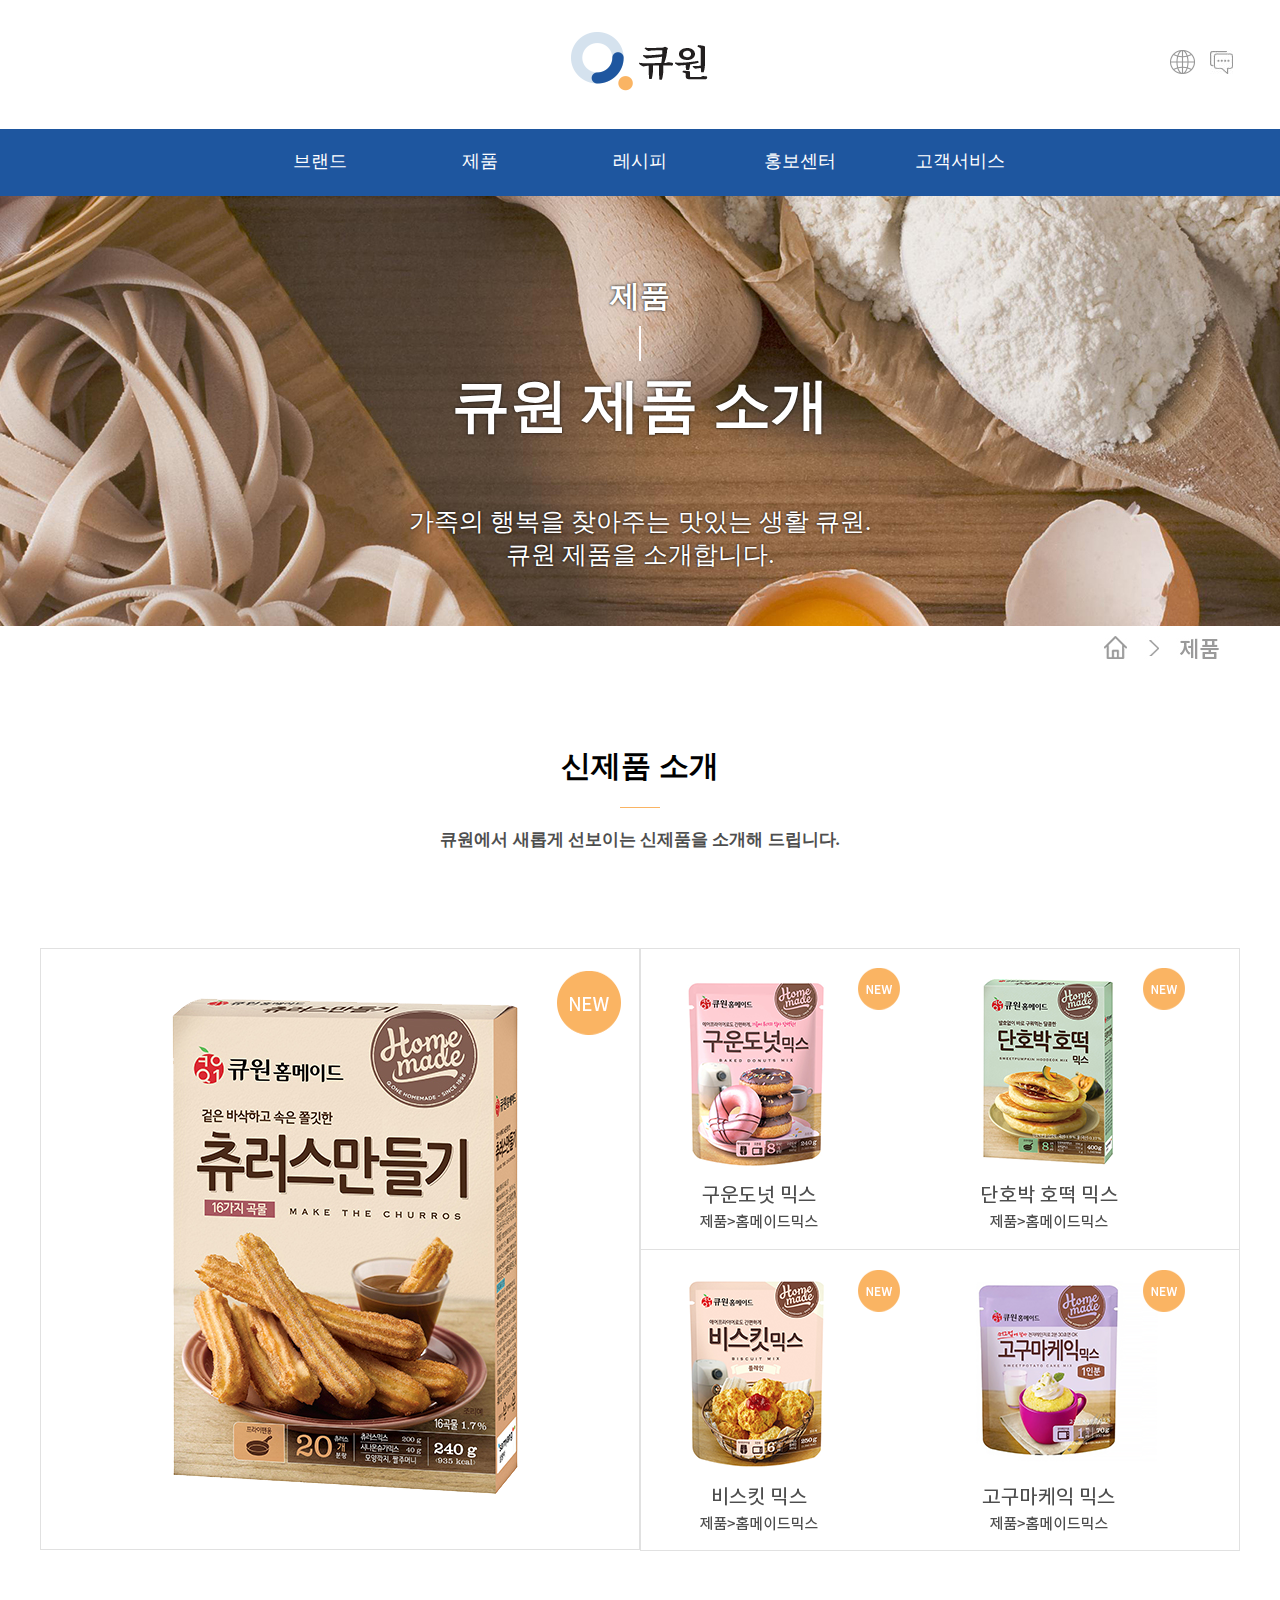
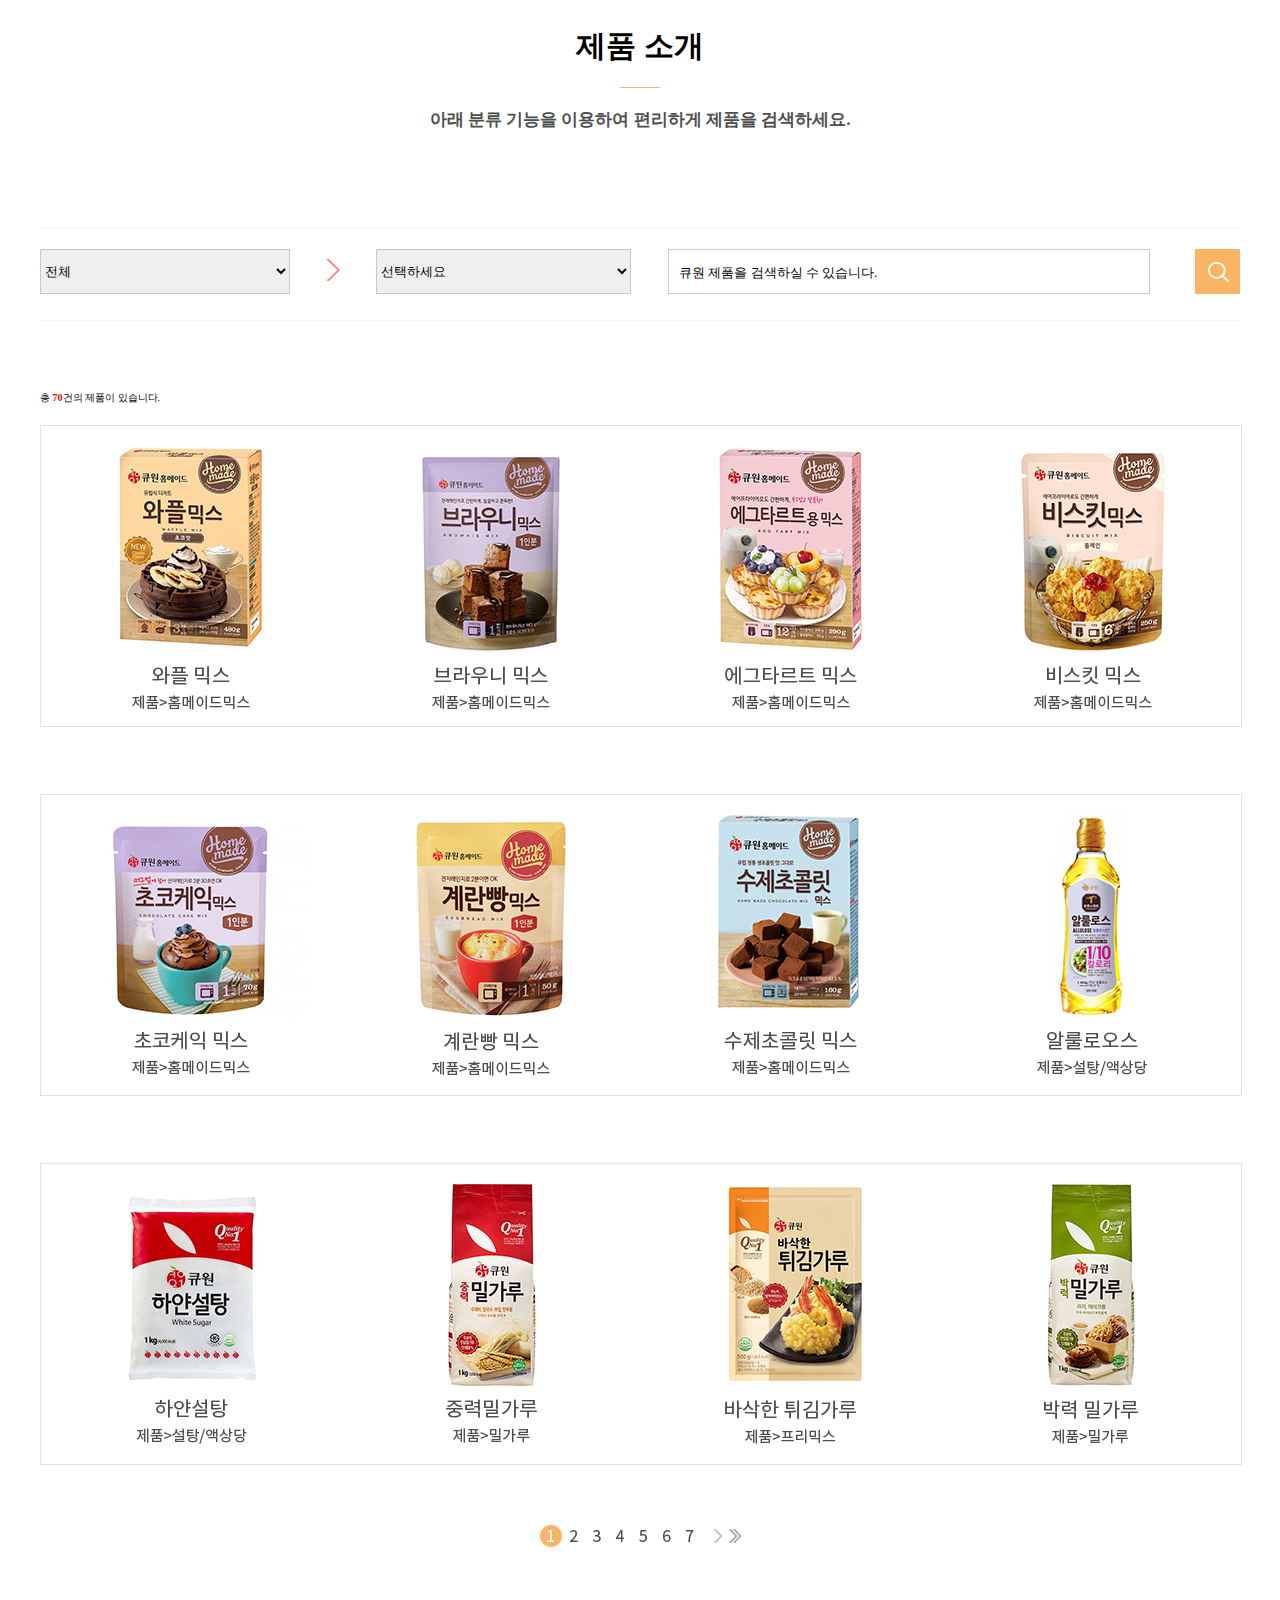
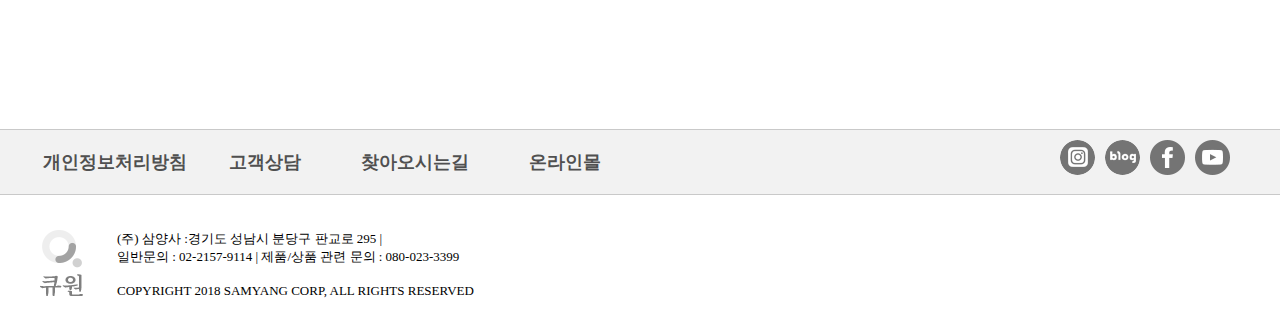
<file: project1/sub2.html>
<!DOCTYPE html>
<html lang="en">

<head>
    <meta charset="UTF-8">
    <meta http-equiv="X-UA-Compatible" content="IE=edge">
    <meta name="viewport" content="width=device-width, initial-scale=1.0">
    <title>sub2</title>
    <link href="css/all.css" rel="stylesheet">
    <link rel="stylesheet" href="https://cdnjs.cloudflare.com/ajax/libs/animate.css/4.1.1/animate.min.css" />
    <script src="jquery-3.1.1.min.js"></script>
    <script src="scripts.js"></script>

    <script src="https://ajax.googleapis.com/ajax/libs/jquery/3.2.1/jquery.min.js"></script>
    <script>
        $(document).ready(function () {
            mobile_menu();
        });

        function mobile_menu() {
            /* 변수 선언 */
            var $menu = null;
            var $left_gnb = null; // 영역 전체
            var $depth1_wrap = null;
            var $depth1 = null;
            var $depth1_btn = null;

            /* 시작 함수 */
            function start() {
                init();
                init_event();
            }
            /* 변수 초기화 함수 */
            function init() {
                $menu = $('.menu_icon');
                $left_gnb = $('.left_gnbWrap'); // 영역 전체
                $depth1_wrap = $('.left_gnb>li');
                $depth1 = $depth1_wrap.children('ul');
                $depth1_btn = $depth1_wrap.children('a');
            }
            /* 이벤트 함수 */
            function init_event() {

                /* 모바일 메뉴 버튼 클릭했을때 모바일 메뉴영역 나오게 하기 */
                $menu.click(function (event) {
                    event.preventDefault();
                    $left_gnb.addClass('on');
                });

                /* x버튼 눌렀을때 모바일 메뉴 닫기 */
                $('.close').click(function (event) {
                    event.preventDefault();

                    $left_gnb.removeClass('on');

                    // x버튼 누르면 시간차 약간두고 소메뉴 닫히게 하기
                    setTimeout(function () {
                        $depth1_btn.removeClass('on');
                        $depth1.slideUp();
                    }, 300)
                });

                /* depth1의 각메뉴 클릭시 depth2 나오게 하기 */
                $depth1_btn.click(function (event) {
                    event.preventDefault();
                    var $this = $(this);
                    var $this_ul = $this.siblings('ul');

                    var check = $this.hasClass('on');
                    if (check) {
                        $this.removeClass('on');
                        $this_ul.stop(true, true).slideUp();
                    } else {
                        $depth1_btn.removeClass('on');
                        $depth1.stop().slideUp();
                        $this.addClass('on');
                        $this_ul.stop(true, true).slideDown();
                    }
                });

                /* 디바이스 크기 변경시 모바일 메뉴영역 숨기기 */
                $(window).resize(function () {
                    $left_gnb.removeClass('on');
                });
            }

            start(); // 시작 호출
        }
    </script>
    <style type="text/css">
        /*-------------------모바일 메뉴----------------------*/

        /* 모바일 메뉴 버튼 */
        .menu_icon {
            position: absolute;
            top: 0;
            left: 5%
        }

        .menu_icon>a {
            width: 100%;
            height: 100%;
            display: block;
        }

        a.close {
            background-color: #fff;
            width: 100px;
            height: 100px;
            position: absolute;
            left: 0;
            top: 0;
            color: #fff;
            line-height: 100px;
            text-align: center;
        }

        a.close>img {
            width: 20%;
            top: 40%;
            left: 30%;
            position: absolute;
        }

        .left_gnbWrap {
            height: 100%;
            width: 100%;
            position: fixed;
            right: -100%;
            top: 0;
            padding-top: 100px;
            z-index: 999;
            transition: all 0.3s;
        }

        .left_gnbWrap.on {
            left: 0;
        }

        .left_gnb>li {
            width: 100%;
        }

        .left_gnb>li>a {
            font-size: 18px;
            display: block;
            text-align: center;
            line-height: 70px;
            width: 100%;
            height: 70px;
            background-color: #1e56a0;
            color: #fff;
        }

        .left_gnb>li>a.on {
            background-color: #1e56a0;
        }

        .left_gnb>li>ul {
            display: none;
        }

        .left_gnb>li>ul>li>a {
            display: block;
            text-align: center;
            line-height: 70px;
            width: 100%;
            height: 70px;
            background-color: #fff;
            color: black;
            font-size: 15px;
        }

        .left_gnb>li>a>span>img {
            width: 2%;
            position: absolute;
            right: 5%;
            padding-top: 25px;
        }
    </style>

</head>

<body>
    <div id="wrap">
        <div id="header">
            <div class="h_top">
                <div class="inner">
                    <div class="menu_icon"><img src="img/menu.png"></div>
                    <nav class="left_gnbWrap">
                        <a href="#" class="close"><img src="img/X.png"></a>
                        <ul class="left_gnb">
                            <li>
                                <a href="sub1.html">브랜드<span><img src="img/+.png"></span></a>
                                <ul>
                                    <li><a href="sub1.html">브랜드 스토리</a></li>
                                    <li><a href="sub1.html">브랜드 소개</a></li>
                                    <li><a href="sub1.html">브랜드 히스토리</a></li>
                                </ul>
                            </li>
                            <li>
                                <a href="sub2.html">제품<span><img src="img/+.png"></span></a>
                                <ul>
                                    <li><a href="sub2.html">제품 전체보기</a></li>
                                    <li><a href="sub2.html">트루스위트</a></li>
                                    <li><a href="sub2.html">홈메이드</a></li>
                                    <li><a href="sub2.html">상쾌환</a></li>
                                </ul>
                            </li>
                            <li>
                                <a href="sub3.html">레시피<span><img src="img/+.png"></span></a>
                                <ul>
                                    <li><a href="sub3.html">레시피 전체보기</a></li>
                                    <li><a href="sub3.html">큐원 셀렉션</a></li>
                                    <li><a href="sub3.html">온라인 쿠킹 세미나</a></li>
                                </ul>
                            </li>
                            <li>
                                <a href="sub4.html">홍보센터<span><img src="img/+.png"></span></a>
                                <ul>
                                    <li><a href="sub4.html">큐원 tv 광고</a></li>
                                    <li><a href="sub4.html">큐원 뉴스</a></li>
                                    <li><a href="sub4.html">투자정보</a></li>
                                </ul>
                            </li>
                            <li>
                                <a href="sub5.html">고객서비스<span><img src="img/+.png"></span></a>
                                <ul>
                                    <li><a href="sub5.html">자주 묻는 질문</a></li>
                                    <li><a href="sub5.html">고객 한마디</a></li>
                                    <li><a href="sub5.html">찾아오시는 길</a></li>
                                    <li><a href="sub5.html">공장 견학</a></li>
                                </ul>
                            </li>
                        </ul>
                    </nav>

                    <div class="logo"><a href="index.html"><img src="img/logo.png"></a></div>
                    <div class="icon">
                        <div class="icon_l"><img src="img/h_1.png"></div>
                        <div class="icon_r"><img src="img/h_2.jpg"></div>
                        <!-- 초기화 -->
                    </div>
                    <!-- 초기화 -->
                </div>
            </div>
            <div class="h_bottom">
                <ul class="menu">
                    <li><a href="sub1.html">브랜드</a></li>
                    <li><a href="sub2.html">제품</a></li>
                    <li><a href="sub3.html">레시피</a></li>
                    <li><a href="sub4.html">홍보센터</a></li>
                    <li><a href="sub5.html">고객서비스</a></li>
                    <div class="submenu">
                        <ul>
                            <li><a href="sub1.html">브랜드 스토리</a></li>
                            <li><a href="sub1.html">브랜드 소개</a></li>
                            <li><a href="sub1.html">브랜드 히스토리</a></li>
                        </ul>
                        <ul>
                            <li><a href="sub2.html">제품 전체보기</a></li>
                            <li><a href="sub2.html">트루스위트</a></li>
                            <li><a href="sub2.html">홈메이드</a></li>
                            <li><a href="sub2.html">상쾌환</a></li>
                        </ul>
                        <ul>
                            <li><a href="sub3.html">레시피 전체보기</a></li>
                            <li><a href="sub3.html">큐원 셀렉션</a></li>
                            <li><a href="sub3.html">온라인 쿠킹 세미나</a></li>
                        </ul>
                        <ul>
                            <li><a href="sub4.html">큐원 tv 광고</a></li>
                            <li><a href="sub4.html">큐원 뉴스</a></li>
                            <li><a href="sub4.html">투자정보</a></li>
                        </ul>
                        <ul>
                            <li><a href="sub5.html">자주 묻는 질문</a></li>
                            <li><a href="sub5.html">고객 한마디</a></li>
                            <li><a href="sub5.html">찾아오시는 길</a></li>
                            <li><a href="sub5.html">공장 견학</a></li>
                        </ul>
                    </div>
                </ul>
            </div>
        </div>
        <div id="sub2_mainimg">
            <div class="animate__animated animate__backInDown">
                <h4>제품</h4>
                <h1>큐원 제품 소개</h1>
                <p>가족의 행복을 찾아주는 맛있는 생활 큐원.<br>
                    큐원 제품을 소개합니다.</p>
            </div>
        </div>
        <div id="contents">
            <div class="inner">
                <div class="sub2_box1">
                    <div class="product"><img src="img/product.jpg"></div>
                    <div class="box_t">
                        <h2>신제품 소개</h2>
                        <p>큐원에서 새롭게 선보이는 신제품을 소개해 드립니다.</p>
                    </div>
                    <div class="box1_p">
                        <div class="box1_l">
                            <div>
                            <span><img src="img/sub2_new1.png"></span>
                            <span><img src="img/sub2_new2.png"></span>
                            <span><img src="img/sub2_new3.png"></span>
                        </div>
                        </div>
                        <div class="box1_r">
                            <div class="r_1">
                                <div><img src="img/sub2_2.png"></div>
                                <div><img src="img/sub2_3.png"></div>
                                <div class="m_r_1"><img src="img/sub2_m_1.png"></div>
                            </div>
                            <div class="r_2">
                                <div><img src="img/sub2_4.png"></div>
                                <div><img src="img/sub2_5.png"></div>
                            </div>
                        </div>
                    </div>
                </div>
                <div class="sub2_box2">
                    <div class="box_t">
                        <h2>제품 소개</h2>
                        <p>아래 분류 기능을 이용하여 편리하게 제품을 검색하세요.</p>
                    </div>
                    <div class="search">
                        <select>
                            <option>전체</option>
                            <option>홈메이드믹스</option>
                            <option>설탕/액상당</option>
                            <option>밀가루</option>
                            <option>식용유</option>
                        </select>
                        <div><img src="img/red.png"></div>
                        <select>
                            <option>선택하세요</option>
                        </select>
                        <div>
                            <p>큐원 제품을 검색하실 수 있습니다.</p>
                        </div>
                        <div class="searchicon">
                            <img src="img/search.jpg">
                        </div>
                    </div>
                    <div class="p">
                        <p>총 <span>70</span>건의 제품이 있습니다.</p>
                    </div>
                    <div class="box2_p">
                        <div class="p_1">
                            <div><img src="img/2_1.png"></div>
                            <div><img src="img/2_2.png"></div>
                            <div><img src="img/2_3.png"></div>
                            <div><img src="img/2_4.png"></div>
                        </div>
                        <div class="p_1">
                            <div><img src="img/2_5.png"></div>
                            <div><img src="img/2_6.png"></div>
                            <div><img src="img/2_7.png"></div>
                            <div><img src="img/2_8.png"></div>
                        </div>
                        <div class="p_1">
                            <div><img src="img/2_9.png"></div>
                            <div><img src="img/2_10.png"></div>
                            <div><img src="img/2_11.png"></div>
                            <div><img src="img/2_12.png"></div>
                        </div>
                    </div>
                    <div class="number">
                        <img src="img/number.png">
                    </div>
                </div>
            </div>
        </div>
        <div id="footer">
            <div class="f_top">
                <div class="inner">
                    <ul class="f_menu">
                        <li>개인정보처리방침</li>
                        <li>고객상담</li>
                        <li>찾아오시는길</li>
                        <li>온라인몰</li>
                    </ul>
                    <ul class="f_sns">
                        <li><img src="img/insta.png"></li>
                        <li><img src="img/blog.png"></li>
                        <li><img src="img/face.png"></li>
                        <li><img src="img/youtube.png"></li>
                    </ul>
                </div>
            </div>
            <div class="f_bottom">
                <div class="inner">
                    <div class="f_logo"><img src="img/f_logo.png"></div>
                    <div class="copyright">
                        <p>(주) 삼양사 :경기도 성남시 분당구 판교로 295 |<br>
                            일반문의 : 02-2157-9114 | 제품/상품 관련 문의 : 080-023-3399</p>
                        <p>COPYRIGHT 2018 SAMYANG CORP, ALL RIGHTS RESERVED</p>
                    </div>
                </div>
            </div>
        </div>
    </div>
</body>

</html>
</file>
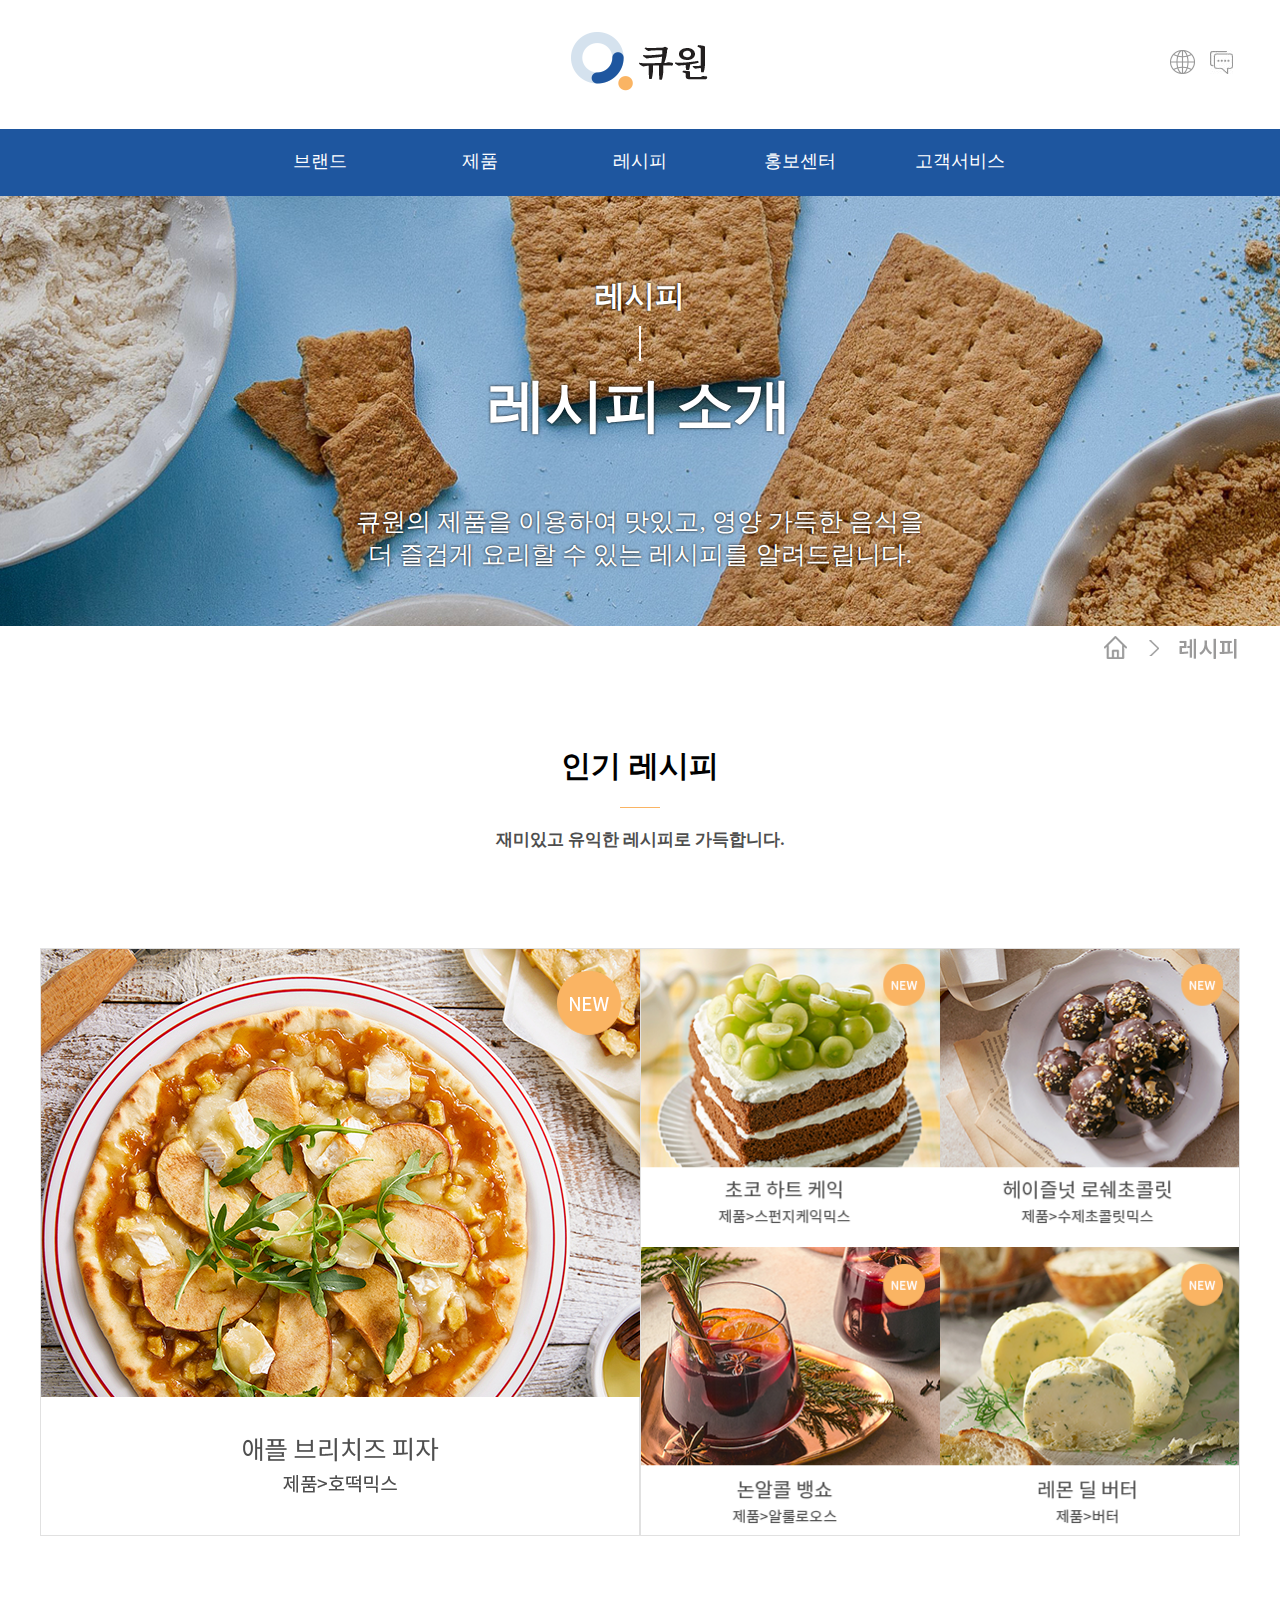
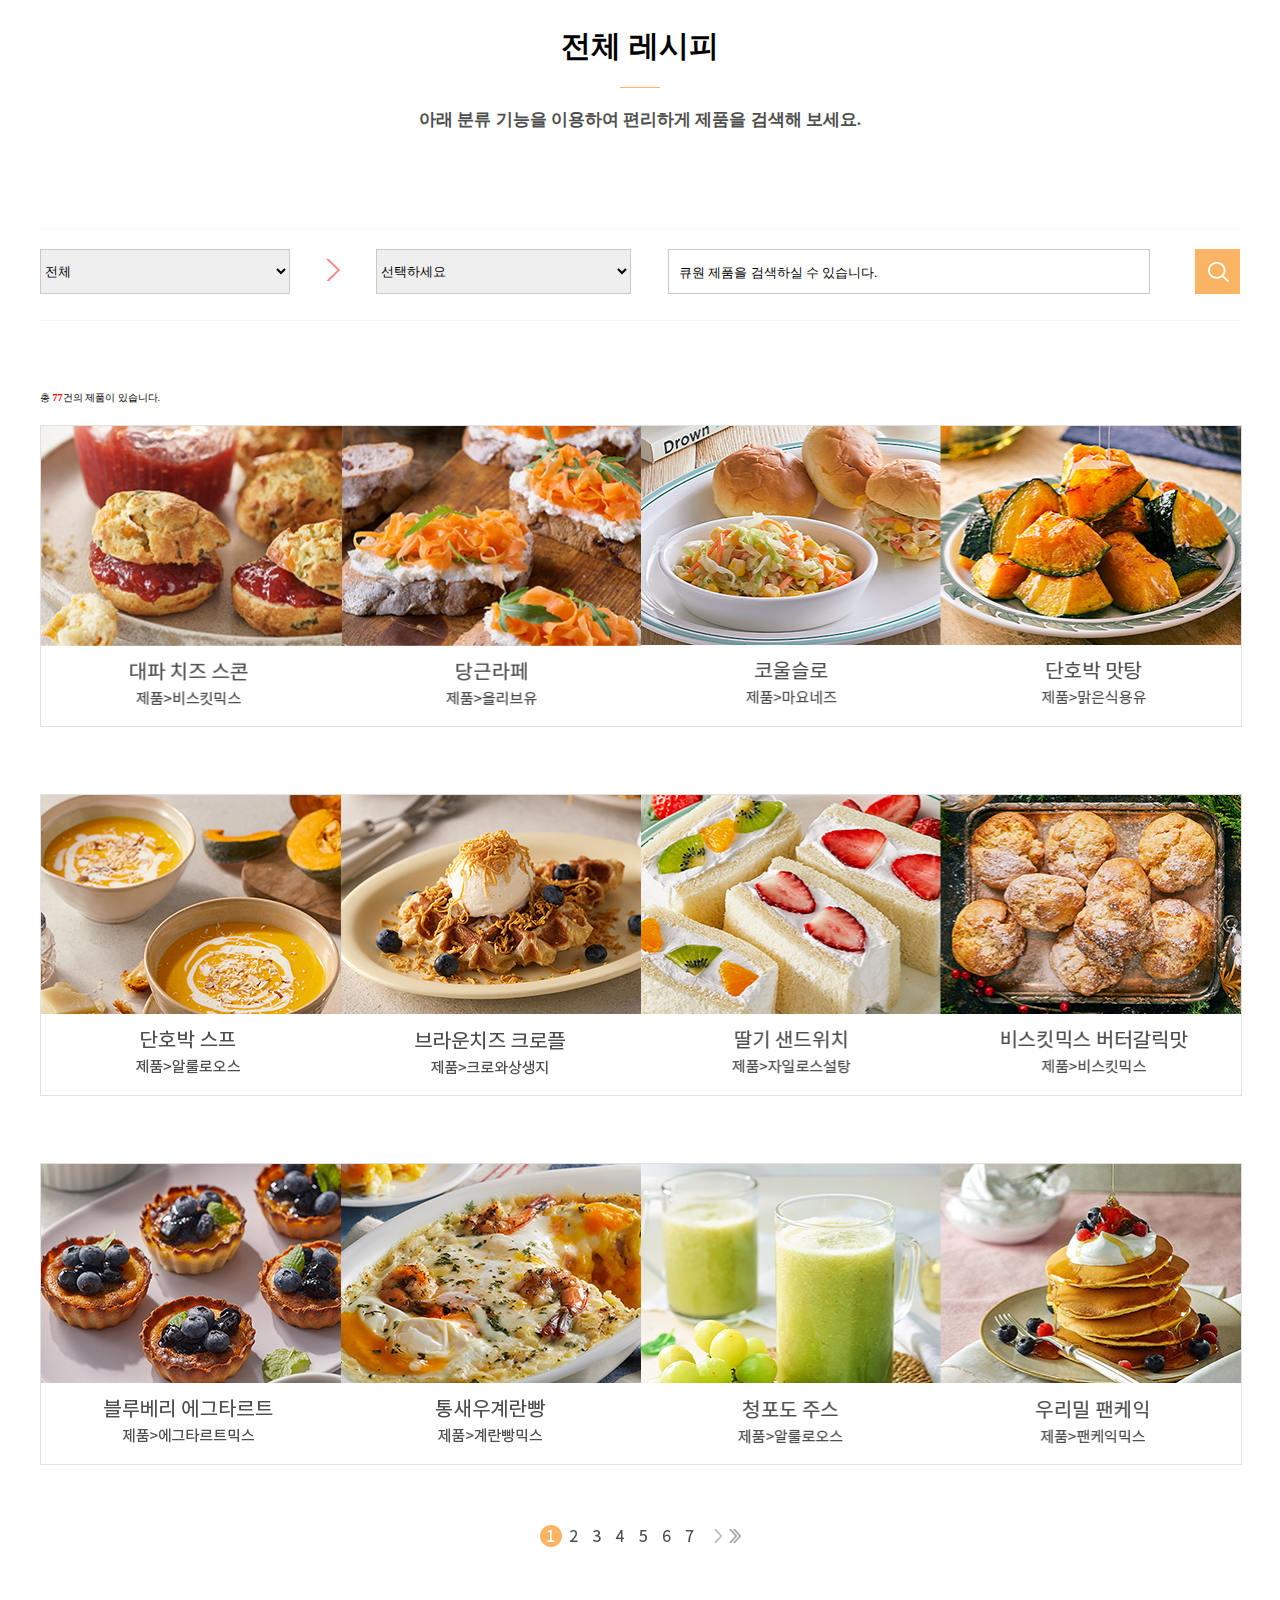
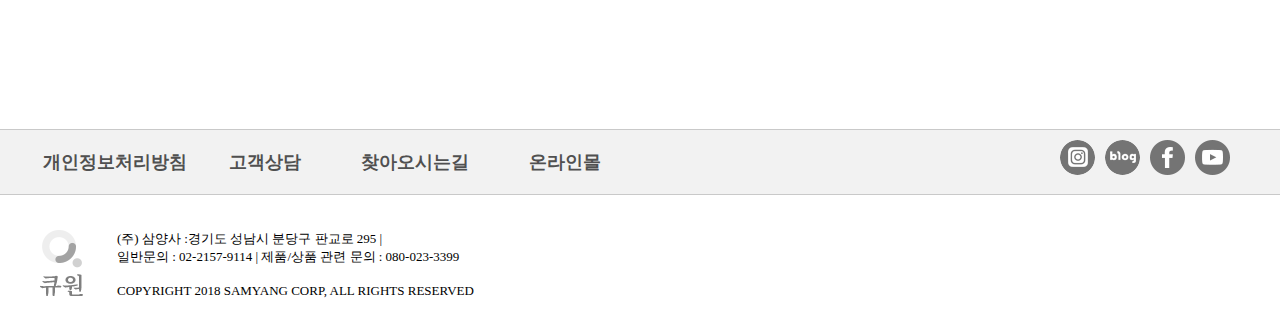
<file: project1/sub3.html>
<!DOCTYPE html>
<html lang="en">
<head>
    <meta charset="UTF-8">
    <meta http-equiv="X-UA-Compatible" content="IE=edge">
    <meta name="viewport" content="width=device-width, initial-scale=1.0">
    <title>sub3imgslide</title>
    <link href="css/all.css" rel="stylesheet">
    <link
    rel="stylesheet"
    href="https://cdnjs.cloudflare.com/ajax/libs/animate.css/4.1.1/animate.min.css"
  />
  <script src="jquery-3.1.1.min.js"></script>
    <script src="scripts.js"></script>

    <script src="https://ajax.googleapis.com/ajax/libs/jquery/3.2.1/jquery.min.js"></script>
    <script>
        $(document).ready(function () {
            mobile_menu();
        });

        function mobile_menu() {
            /* 변수 선언 */
            var $menu = null;
            var $left_gnb = null; // 영역 전체
            var $depth1_wrap = null;
            var $depth1 = null;
            var $depth1_btn = null;

            /* 시작 함수 */
            function start() {
                init();
                init_event();
            }
            /* 변수 초기화 함수 */
            function init() {
                $menu = $('.menu_icon');
                $left_gnb = $('.left_gnbWrap'); // 영역 전체
                $depth1_wrap = $('.left_gnb>li');
                $depth1 = $depth1_wrap.children('ul');
                $depth1_btn = $depth1_wrap.children('a');
            }
            /* 이벤트 함수 */
            function init_event() {

                /* 모바일 메뉴 버튼 클릭했을때 모바일 메뉴영역 나오게 하기 */
                $menu.click(function (event) {
                    event.preventDefault();
                    $left_gnb.addClass('on');
                });

                /* x버튼 눌렀을때 모바일 메뉴 닫기 */
                $('.close').click(function (event) {
                    event.preventDefault();

                    $left_gnb.removeClass('on');

                    // x버튼 누르면 시간차 약간두고 소메뉴 닫히게 하기
                    setTimeout(function () {
                        $depth1_btn.removeClass('on');
                        $depth1.slideUp();
                    }, 300)
                });

                /* depth1의 각메뉴 클릭시 depth2 나오게 하기 */
                $depth1_btn.click(function (event) {
                    event.preventDefault();
                    var $this = $(this);
                    var $this_ul = $this.siblings('ul');

                    var check = $this.hasClass('on');
                    if (check) {
                        $this.removeClass('on');
                        $this_ul.stop(true, true).slideUp();
                    } else {
                        $depth1_btn.removeClass('on');
                        $depth1.stop().slideUp();
                        $this.addClass('on');
                        $this_ul.stop(true, true).slideDown();
                    }
                });

                /* 디바이스 크기 변경시 모바일 메뉴영역 숨기기 */
                $(window).resize(function () {
                    $left_gnb.removeClass('on');
                });
            }

            start(); // 시작 호출
        }
    </script>


    <style type="text/css">
        /*-------------------모바일 메뉴----------------------*/

        /* 모바일 메뉴 버튼 */
        .menu_icon {
            position: absolute;
            top: 0;
            left: 5%
        }

        .menu_icon>a {
            width: 100%;
            height: 100%;
            display: block;
        }

        a.close {
            background-color: #fff;
            width: 100px;
            height: 100px;
            position: absolute;
            left: 0;
            top: 0;
            color: #fff;
            line-height: 100px;
            text-align: center;
        }

        a.close>img {
            width: 20%;
            top: 40%;
            left: 30%;
            position: absolute;
        }

        .left_gnbWrap {
            height: 100%;
            width: 100%;
            position: fixed;
            right: -100%;
            top: 0;
            padding-top: 100px;
            z-index: 999;
            transition: all 0.3s;
        }

        .left_gnbWrap.on {
            left: 0;
        }

        .left_gnb>li {
            width: 100%;
        }

        .left_gnb>li>a {
            font-size: 18px;
            display: block;
            text-align: center;
            line-height: 70px;
            width: 100%;
            height: 70px;
            background-color: #1e56a0;
            color: #fff;
        }

        .left_gnb>li>a.on {
            background-color: #1e56a0;
        }

        .left_gnb>li>ul {
            display: none;
        }

        .left_gnb>li>ul>li>a {
            display: block;
            text-align: center;
            line-height: 70px;
            width: 100%;
            height: 70px;
            background-color: #fff;
            color: black;
            font-size: 15px;
        }

        .left_gnb>li>a>span>img {
            width: 2%;
            position: absolute;
            right: 5%;
            padding-top: 25px;
        }
    </style>
</head>
<body>
    <div id="wrap">
        <div id="header">
            <div class="h_top">
                <div class="inner">
                    <div class="menu_icon"><img src="img/menu.png"></div>
                    <nav class="left_gnbWrap">
                        <a href="#" class="close"><img src="img/X.png"></a>
                        <ul class="left_gnb">
                            <li>
                                <a href="sub1.html">브랜드<span><img src="img/+.png"></span></a>
                                <ul>
                                    <li><a href="sub1.html">브랜드 스토리</a></li>
                                    <li><a href="sub1.html">브랜드 소개</a></li>
                                    <li><a href="sub1.html">브랜드 히스토리</a></li>
                                </ul>
                            </li>
                            <li>
                                <a href="sub2.html">제품<span><img src="img/+.png"></span></a>
                                <ul>
                                    <li><a href="sub2.html">제품 전체보기</a></li>
                                    <li><a href="sub2.html">트루스위트</a></li>
                                    <li><a href="sub2.html">홈메이드</a></li>
                                    <li><a href="sub2.html">상쾌환</a></li>
                                </ul>
                            </li>
                            <li>
                                <a href="sub3.html">레시피<span><img src="img/+.png"></span></a>
                                <ul>
                                    <li><a href="sub3.html">레시피 전체보기</a></li>
                                    <li><a href="sub3.html">큐원 셀렉션</a></li>
                                    <li><a href="sub3.html">온라인 쿠킹 세미나</a></li>
                                </ul>
                            </li>
                            <li>
                                <a href="sub4.html">홍보센터<span><img src="img/+.png"></span></a>
                                <ul>
                                    <li><a href="sub4.html">큐원 tv 광고</a></li>
                                    <li><a href="sub4.html">큐원 뉴스</a></li>
                                    <li><a href="sub4.html">투자정보</a></li>
                                </ul>
                            </li>
                            <li>
                                <a href="sub5.html">고객서비스<span><img src="img/+.png"></span></a>
                                <ul>
                                    <li><a href="sub5.html">자주 묻는 질문</a></li>
                                    <li><a href="sub5.html">고객 한마디</a></li>
                                    <li><a href="sub5.html">찾아오시는 길</a></li>
                                    <li><a href="sub5.html">공장 견학</a></li>
                                </ul>
                            </li>
                        </ul>
                    </nav>

                    <div class="logo"><a href="index.html"><img src="img/logo.png"></a></div>
                    <div class="icon">
                        <div class="icon_l"><img src="img/h_1.png"></div>
                        <div class="icon_r"><img src="img/h_2.jpg"></div>
                        <!-- 초기화 -->
                    </div>
                    <!-- 초기화 -->
                </div>
            </div>
            <div class="h_bottom">
                <ul class="menu">
                    <li><a href="sub1.html">브랜드</a></li>
                    <li><a href="sub2.html">제품</a></li>
                    <li><a href="sub3.html">레시피</a></li>
                    <li><a href="sub4.html">홍보센터</a></li>
                    <li><a href="sub5.html">고객서비스</a></li>
                    <div class="submenu">
                        <ul>
                            <li><a href="sub1.html">브랜드 스토리</a></li>
                            <li><a href="sub1.html">브랜드 소개</a></li>
                            <li><a href="sub1.html">브랜드 히스토리</a></li>
                        </ul>
                        <ul>
                            <li><a href="sub2.html">제품 전체보기</a></li>
                            <li><a href="sub2.html">트루스위트</a></li>
                            <li><a href="sub2.html">홈메이드</a></li>
                            <li><a href="sub2.html">상쾌환</a></li>
                        </ul>
                        <ul>
                            <li><a href="sub3.html">레시피 전체보기</a></li>
                            <li><a href="sub3.html">큐원 셀렉션</a></li>
                            <li><a href="sub3.html">온라인 쿠킹 세미나</a></li>
                        </ul>
                        <ul>
                            <li><a href="sub4.html">큐원 tv 광고</a></li>
                            <li><a href="sub4.html">큐원 뉴스</a></li>
                            <li><a href="sub4.html">투자정보</a></li>
                        </ul>
                        <ul>
                            <li><a href="sub5.html">자주 묻는 질문</a></li>
                            <li><a href="sub5.html">고객 한마디</a></li>
                            <li><a href="sub5.html">찾아오시는 길</a></li>
                            <li><a href="sub5.html">공장 견학</a></li>
                        </ul>
                    </div>
                </ul>
            </div>
        </div>
        <div id="sub3_mainimg">
            <div class="animate__animated animate__backInDown">
                <h4>레시피</h4>
                <h1>레시피 소개</h1>
                <p>큐원의 제품을 이용하여 맛있고, 영양 가득한 음식을<br>
                    더 즐겁게 요리할 수 있는 레시피를 알려드립니다.</p>
            </div>
        </div>
        <div id="contents">
            <div class="inner">
                <div class="sub3_box1">
                    <div class="recipe"><img src="img/recipe.png"></div>
                    <div class="box_t">
                        <h2>인기 레시피</h2>
                        <p>재미있고 유익한 레시피로 가득합니다.</p>
                    </div>
                    <div class="sub3_box1_p">
                        <div class="sub3_box1_l">
                            <div>
                            <span><img src="img/3_1.png"></span>
                            <span><img src="img/sub3_new2.png"></span>
                            <span><img src="img/sub3_new3.png"></span>
                        </div>
                        </div>
                        <div class="p2"><img src="img/3-2.png"><img class="m_p2" src="img/3_1m.png"></div>

                    </div>
                </div>
                <div class="sub3_box2">
                    <div class="box_t2">
                        <h2>전체 레시피</h2>
                        <p>아래 분류 기능을 이용하여 편리하게 제품을 검색해 보세요.</p>
                    </div>
                    <div class="search">
                        <select>
                            <option>전체</option>
                            <option>홈메이드믹스</option>
                            <option>설탕/액상당</option>
                            <option>밀가루</option>
                            <option>식용유</option>
                        </select>
                        <div><img src="img/red.png"></div>
                        <select>
                            <option>선택하세요</option>
                        </select>
                        <div><p>큐원 제품을 검색하실 수 있습니다.</p></div>
                        <div class="searchicon">
                            <img src="img/search.jpg">
                        </div>
                    </div>
                    <div class="p"><p>총 <span>77</span>건의 제품이 있습니다.</p></div>
                    <div class="sub3_box2_p">
                        <div class="sub3_p_1">
                            <div><img src="img/3-3.png"></div>
                            <div><img src="img/3-4.png"></div>
                        </div>
                        <div class="sub3_p_1">
                            <div><img src="img/3-5.png"></div>
                            <div><img src="img/3-6.png"></div>
                        </div>
                        <div class="sub3_p_1">
                            <div><img src="img/3-7.png"></div>
                            <div><img src="img/3-8.png"></div>
                        </div>
                    </div>
                    <div class="number">
                        <img src="img/number.png">
                    </div>
                </div>
            </div>
        </div>
        <div id="footer">
            <div class="f_top">
                <div class="inner">
                    <ul class="f_menu">
                        <li>개인정보처리방침</li>
                        <li>고객상담</li>
                        <li>찾아오시는길</li>
                        <li>온라인몰</li>
                    </ul>
                    <ul class="f_sns">
                        <li><img src="img/insta.png"></li>
                        <li><img src="img/blog.png"></li>
                        <li><img src="img/face.png"></li>
                        <li><img src="img/youtube.png"></li>
                    </ul>
                </div>
            </div>
            <div class="f_bottom">
                <div class="inner">
                    <div class="f_logo"><img src="img/f_logo.png"></div>
                    <div class="copyright">
                        <p>(주) 삼양사 :경기도 성남시 분당구 판교로 295 |<br>
                            일반문의 : 02-2157-9114 | 제품/상품 관련 문의 : 080-023-3399</p>
                        <p>COPYRIGHT 2018 SAMYANG CORP, ALL RIGHTS RESERVED</p>
                    </div>
                </div>
            </div>
        </div>
    </div>
</body>
</html>
</file>
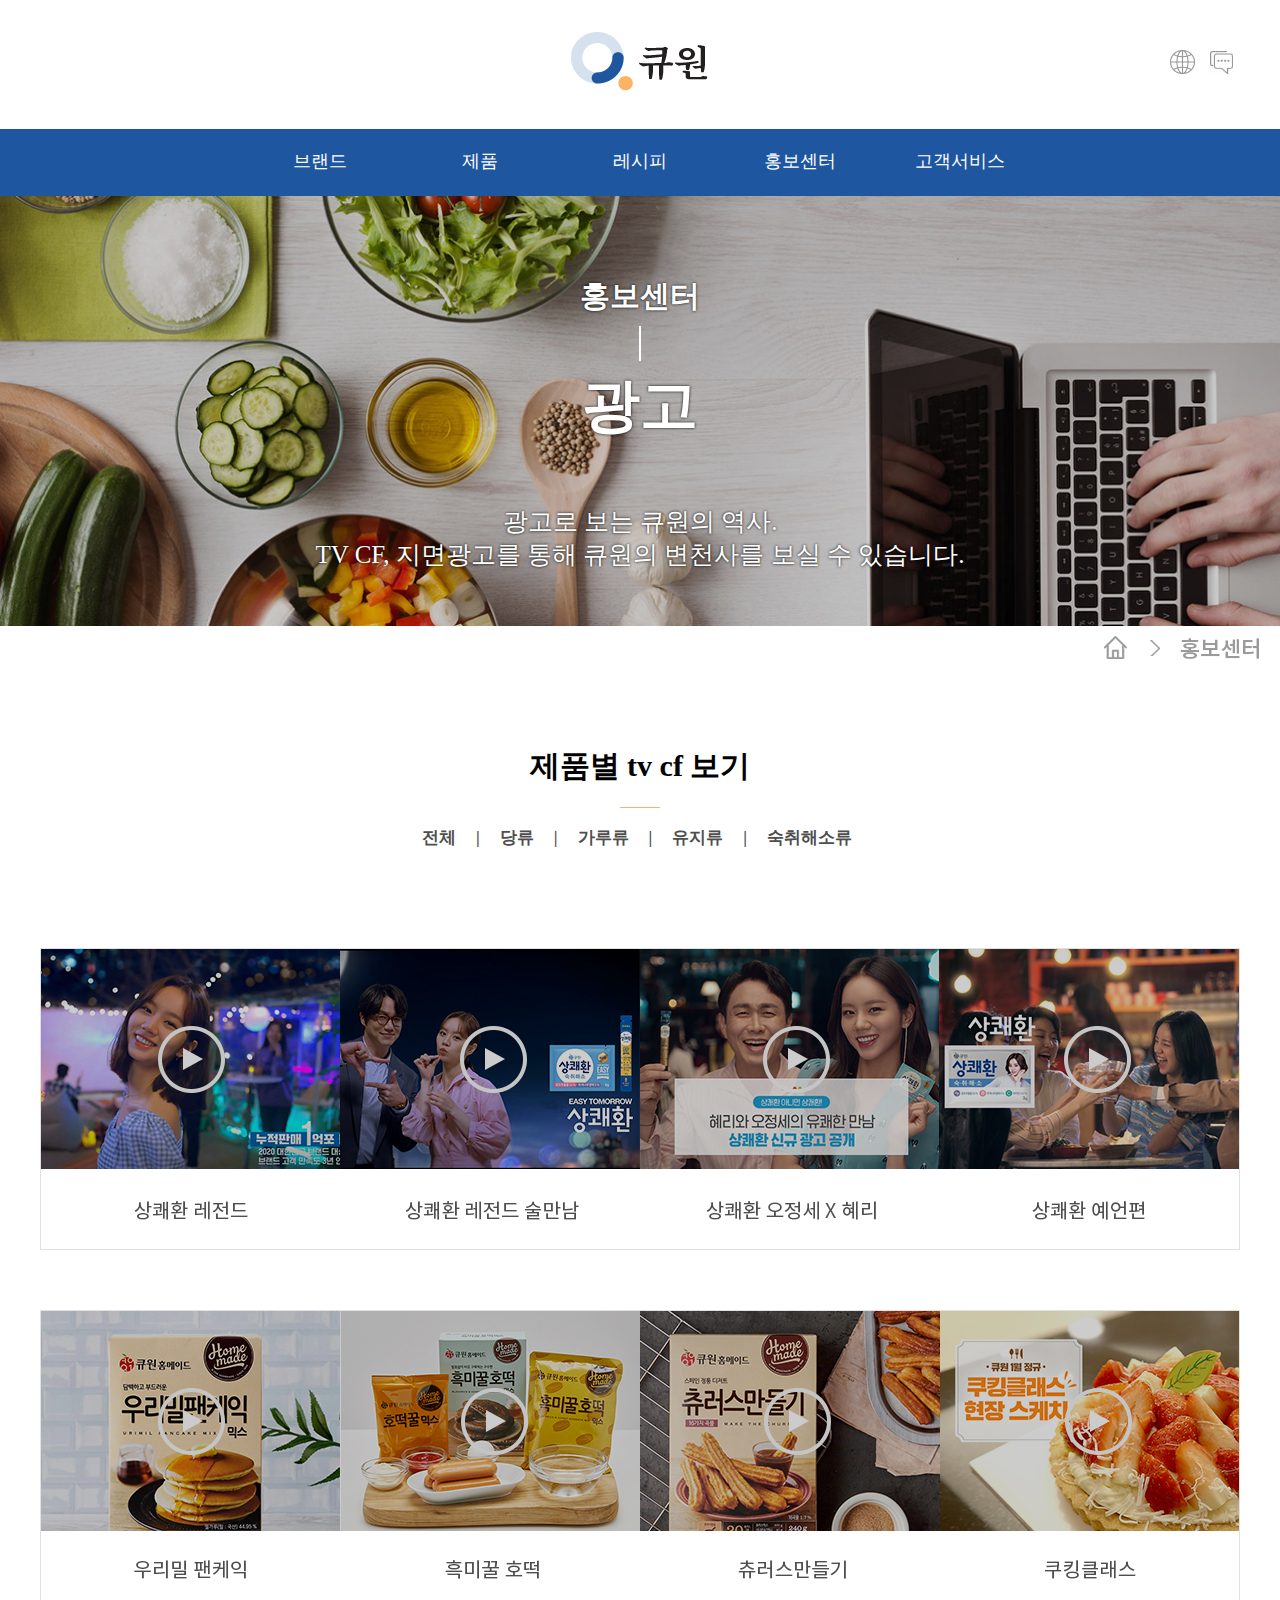
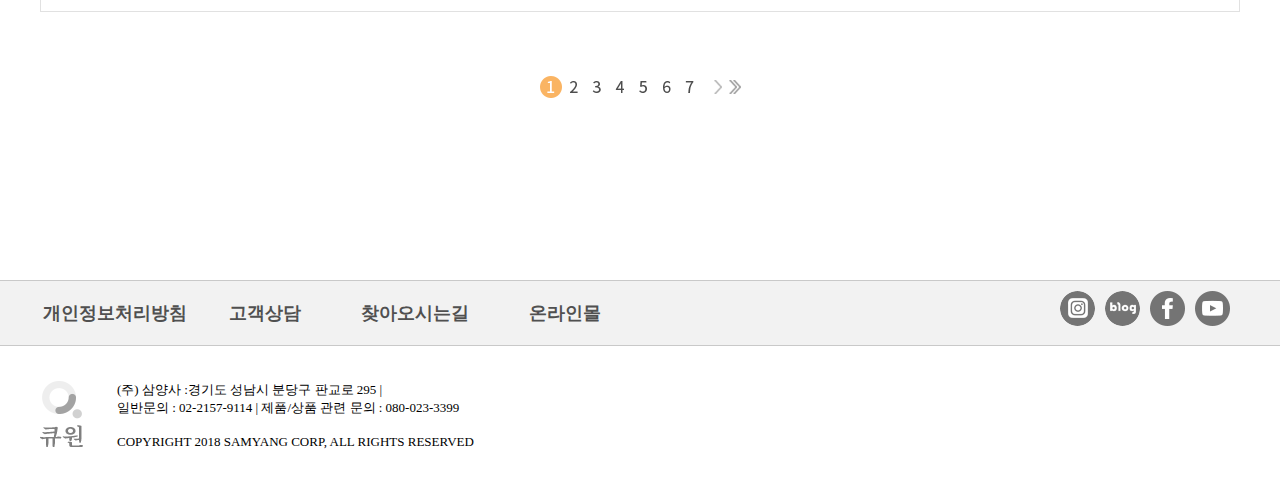
<file: project1/sub4.html>
<!DOCTYPE html>
<html lang="en">

<head>
    <meta charset="UTF-8">
    <meta http-equiv="X-UA-Compatible" content="IE=edge">
    <meta name="viewport" content="width=device-width, initial-scale=1.0">
    <title>sub4</title>
    <link href="css/all.css" rel="stylesheet">
    <link
    rel="stylesheet"
    href="https://cdnjs.cloudflare.com/ajax/libs/animate.css/4.1.1/animate.min.css"
  />

  <script src="https://ajax.googleapis.com/ajax/libs/jquery/3.2.1/jquery.min.js"></script>
  <script>
      $(document).ready(function () {
          mobile_menu();
      });

      function mobile_menu() {
          /* 변수 선언 */
          var $menu = null;
          var $left_gnb = null; // 영역 전체
          var $depth1_wrap = null;
          var $depth1 = null;
          var $depth1_btn = null;

          /* 시작 함수 */
          function start() {
              init();
              init_event();
          }
          /* 변수 초기화 함수 */
          function init() {
              $menu = $('.menu_icon');
              $left_gnb = $('.left_gnbWrap'); // 영역 전체
              $depth1_wrap = $('.left_gnb>li');
              $depth1 = $depth1_wrap.children('ul');
              $depth1_btn = $depth1_wrap.children('a');
          }
          /* 이벤트 함수 */
          function init_event() {

              /* 모바일 메뉴 버튼 클릭했을때 모바일 메뉴영역 나오게 하기 */
              $menu.click(function (event) {
                  event.preventDefault();
                  $left_gnb.addClass('on');
              });

              /* x버튼 눌렀을때 모바일 메뉴 닫기 */
              $('.close').click(function (event) {
                  event.preventDefault();

                  $left_gnb.removeClass('on');

                  // x버튼 누르면 시간차 약간두고 소메뉴 닫히게 하기
                  setTimeout(function () {
                      $depth1_btn.removeClass('on');
                      $depth1.slideUp();
                  }, 300)
              });

              /* depth1의 각메뉴 클릭시 depth2 나오게 하기 */
              $depth1_btn.click(function (event) {
                  event.preventDefault();
                  var $this = $(this);
                  var $this_ul = $this.siblings('ul');

                  var check = $this.hasClass('on');
                  if (check) {
                      $this.removeClass('on');
                      $this_ul.stop(true, true).slideUp();
                  } else {
                      $depth1_btn.removeClass('on');
                      $depth1.stop().slideUp();
                      $this.addClass('on');
                      $this_ul.stop(true, true).slideDown();
                  }
              });

              /* 디바이스 크기 변경시 모바일 메뉴영역 숨기기 */
              $(window).resize(function () {
                  $left_gnb.removeClass('on');
              });
          }

          start(); // 시작 호출
      }
  </script>

<style type="text/css">
    /*-------------------모바일 메뉴----------------------*/

    /* 모바일 메뉴 버튼 */
    .menu_icon {
        position: absolute;
        top: 0;
        left: 5%
    }

    .menu_icon>a {
        width: 100%;
        height: 100%;
        display: block;
    }

    a.close {
        background-color: #fff;
        width: 100px;
        height: 100px;
        position: absolute;
        left: 0;
        top: 0;
        color: #fff;
        line-height: 100px;
        text-align: center;
    }

    a.close>img {
        width: 20%;
        top: 40%;
        left: 30%;
        position: absolute;
    }

    .left_gnbWrap {
        height: 100%;
        width: 100%;
        position: fixed;
        right: -100%;
        top: 0;
        padding-top: 100px;
        z-index: 999;
        transition: all 0.3s;
    }

    .left_gnbWrap.on {
        left: 0;
    }

    .left_gnb>li {
        width: 100%;
    }

    .left_gnb>li>a {
        font-size: 18px;
        display: block;
        text-align: center;
        line-height: 70px;
        width: 100%;
        height: 70px;
        background-color: #1e56a0;
        color: #fff;
    }

    .left_gnb>li>a.on {
        background-color: #1e56a0;
    }

    .left_gnb>li>ul {
        display: none;
    }

    .left_gnb>li>ul>li>a {
        display: block;
        text-align: center;
        line-height: 70px;
        width: 100%;
        height: 70px;
        background-color: #fff;
        color: black;
        font-size: 15px;
    }

    .left_gnb>li>a>span>img {
        width: 2%;
        position: absolute;
        right: 5%;
        padding-top: 25px;
    }
</style>

</head>

<body>
    <div id="wrap">
        <div id="header">
            <div class="h_top">
                <div class="inner">
                    <div class="menu_icon"><img src="img/menu.png"></div>
                    <nav class="left_gnbWrap">
                        <a href="#" class="close"><img src="img/X.png"></a>
                        <ul class="left_gnb">
                            <li>
                                <a href="sub1.html">브랜드<span><img src="img/+.png"></span></a>
                                <ul>
                                    <li><a href="sub1.html">브랜드 스토리</a></li>
                                    <li><a href="sub1.html">브랜드 소개</a></li>
                                    <li><a href="sub1.html">브랜드 히스토리</a></li>
                                </ul>
                            </li>
                            <li>
                                <a href="sub2.html">제품<span><img src="img/+.png"></span></a>
                                <ul>
                                    <li><a href="sub2.html">제품 전체보기</a></li>
                                    <li><a href="sub2.html">트루스위트</a></li>
                                    <li><a href="sub2.html">홈메이드</a></li>
                                    <li><a href="sub2.html">상쾌환</a></li>
                                </ul>
                            </li>
                            <li>
                                <a href="sub3.html">레시피<span><img src="img/+.png"></span></a>
                                <ul>
                                    <li><a href="sub3.html">레시피 전체보기</a></li>
                                    <li><a href="sub3.html">큐원 셀렉션</a></li>
                                    <li><a href="sub3.html">온라인 쿠킹 세미나</a></li>
                                </ul>
                            </li>
                            <li>
                                <a href="sub4.html">홍보센터<span><img src="img/+.png"></span></a>
                                <ul>
                                    <li><a href="sub4.html">큐원 tv 광고</a></li>
                                    <li><a href="sub4.html">큐원 뉴스</a></li>
                                    <li><a href="sub4.html">투자정보</a></li>
                                </ul>
                            </li>
                            <li>
                                <a href="sub5.html">고객서비스<span><img src="img/+.png"></span></a>
                                <ul>
                                    <li><a href="sub5.html">자주 묻는 질문</a></li>
                                    <li><a href="sub5.html">고객 한마디</a></li>
                                    <li><a href="sub5.html">찾아오시는 길</a></li>
                                    <li><a href="sub5.html">공장 견학</a></li>
                                </ul>
                            </li>
                        </ul>
                    </nav>

                    <div class="logo"><a href="index.html"><img src="img/logo.png"></a></div>
                    <div class="icon">
                        <div class="icon_l"><img src="img/h_1.png"></div>
                        <div class="icon_r"><img src="img/h_2.jpg"></div>
                        <!-- 초기화 -->
                    </div>
                    <!-- 초기화 -->
                </div>
            </div>
            <div class="h_bottom">
                <ul class="menu">
                    <li><a href="sub1.html">브랜드</a></li>
                    <li><a href="sub2.html">제품</a></li>
                    <li><a href="sub3.html">레시피</a></li>
                    <li><a href="sub4.html">홍보센터</a></li>
                    <li><a href="sub5.html">고객서비스</a></li>
                    <div class="submenu">
                        <ul>
                            <li><a href="sub1.html">브랜드 스토리</a></li>
                            <li><a href="sub1.html">브랜드 소개</a></li>
                            <li><a href="sub1.html">브랜드 히스토리</a></li>
                        </ul>
                        <ul>
                            <li><a href="sub2.html">제품 전체보기</a></li>
                            <li><a href="sub2.html">트루스위트</a></li>
                            <li><a href="sub2.html">홈메이드</a></li>
                            <li><a href="sub2.html">상쾌환</a></li>
                        </ul>
                        <ul>
                            <li><a href="sub3.html">레시피 전체보기</a></li>
                            <li><a href="sub3.html">큐원 셀렉션</a></li>
                            <li><a href="sub3.html">온라인 쿠킹 세미나</a></li>
                        </ul>
                        <ul>
                            <li><a href="sub4.html">큐원 tv 광고</a></li>
                            <li><a href="sub4.html">큐원 뉴스</a></li>
                            <li><a href="sub4.html">투자정보</a></li>
                        </ul>
                        <ul>
                            <li><a href="sub5.html">자주 묻는 질문</a></li>
                            <li><a href="sub5.html">고객 한마디</a></li>
                            <li><a href="sub5.html">찾아오시는 길</a></li>
                            <li><a href="sub5.html">공장 견학</a></li>
                        </ul>
                    </div>
                </ul>
            </div>
        </div>
        <div id="sub4_mainimg">
            <div class="animate__animated animate__backInDown">
                <h4>홍보센터</h4>
                <h1>광고</h1>
                <p>광고로 보는 큐원의 역사.<br>
                    TV CF, 지면광고를 통해 큐원의 변천사를 보실 수 있습니다.</p>
            </div>
        </div>
        <div id="contents">
            <div class="inner">
                <div class="sub4_box1">
                    <div class="pr"><img src="img/pr.png"></div>
                    <div class="box_t">
                        <h2>제품별 tv cf 보기</h2>
                        <ul class="text4">
                            <li>전체</li>
                            <li>당류</li>
                            <li>가루류</li>
                            <li>유지류</li>
                            <li>숙취해소류</li>
                        </ul>
                    </div>
                    <div class="sub4_box1_p">
                        <div class="sub4_p_1">
                            <div class="sub4_p1_1"><img src="img/4_1.jpg">
                                <div></div>
                            </div>
                            <div class="sub4_p1_2"><img src="img/4_2.jpg">
                                <div></div>
                            </div>
                            <div class="sub4_p1_3"><img src="img/4_3.jpg">
                                <div></div>
                            </div>
                            <div class="sub4_p1_4"><img src="img/4_4.jpg">
                                <div></div>
                            </div>
                        </div>
                        <div class="sub4_p_1">
                            <div class="sub4_p1_5"><img src="img/4_5.jpg">
                                <div></div></div>
                            <div class="sub4_p1_6"><img src="img/4_6.jpg">
                                <div></div></div>
                            <div class="sub4_p1_7"><img src="img/4_7.jpg">
                                <div></div></div>
                            <div class="sub4_p1_8"><img src="img/4_8.jpg">
                                <div></div></div>
                        </div>

                    </div>
                </div>
                <div class="number">
                    <img src="img/number.png">
                </div>
            </div>
        </div>
        <div id="footer">
            <div class="f_top">
                <div class="inner">
                    <ul class="f_menu">
                        <li>개인정보처리방침</li>
                        <li>고객상담</li>
                        <li>찾아오시는길</li>
                        <li>온라인몰</li>
                    </ul>
                    <ul class="f_sns">
                        <li><img src="img/insta.png"></li>
                        <li><img src="img/blog.png"></li>
                        <li><img src="img/face.png"></li>
                        <li><img src="img/youtube.png"></li>
                    </ul>
                </div>
            </div>
            <div class="f_bottom">
                <div class="inner">
                    <div class="f_logo"><img src="img/f_logo.png"></div>
                    <div class="copyright">
                        <p>(주) 삼양사 :경기도 성남시 분당구 판교로 295 |<br>
                            일반문의 : 02-2157-9114 | 제품/상품 관련 문의 : 080-023-3399</p>
                        <p>COPYRIGHT 2018 SAMYANG CORP, ALL RIGHTS RESERVED</p>
                    </div>
                </div>
            </div>
        </div>
    </div>
</body>

</html>
</file>
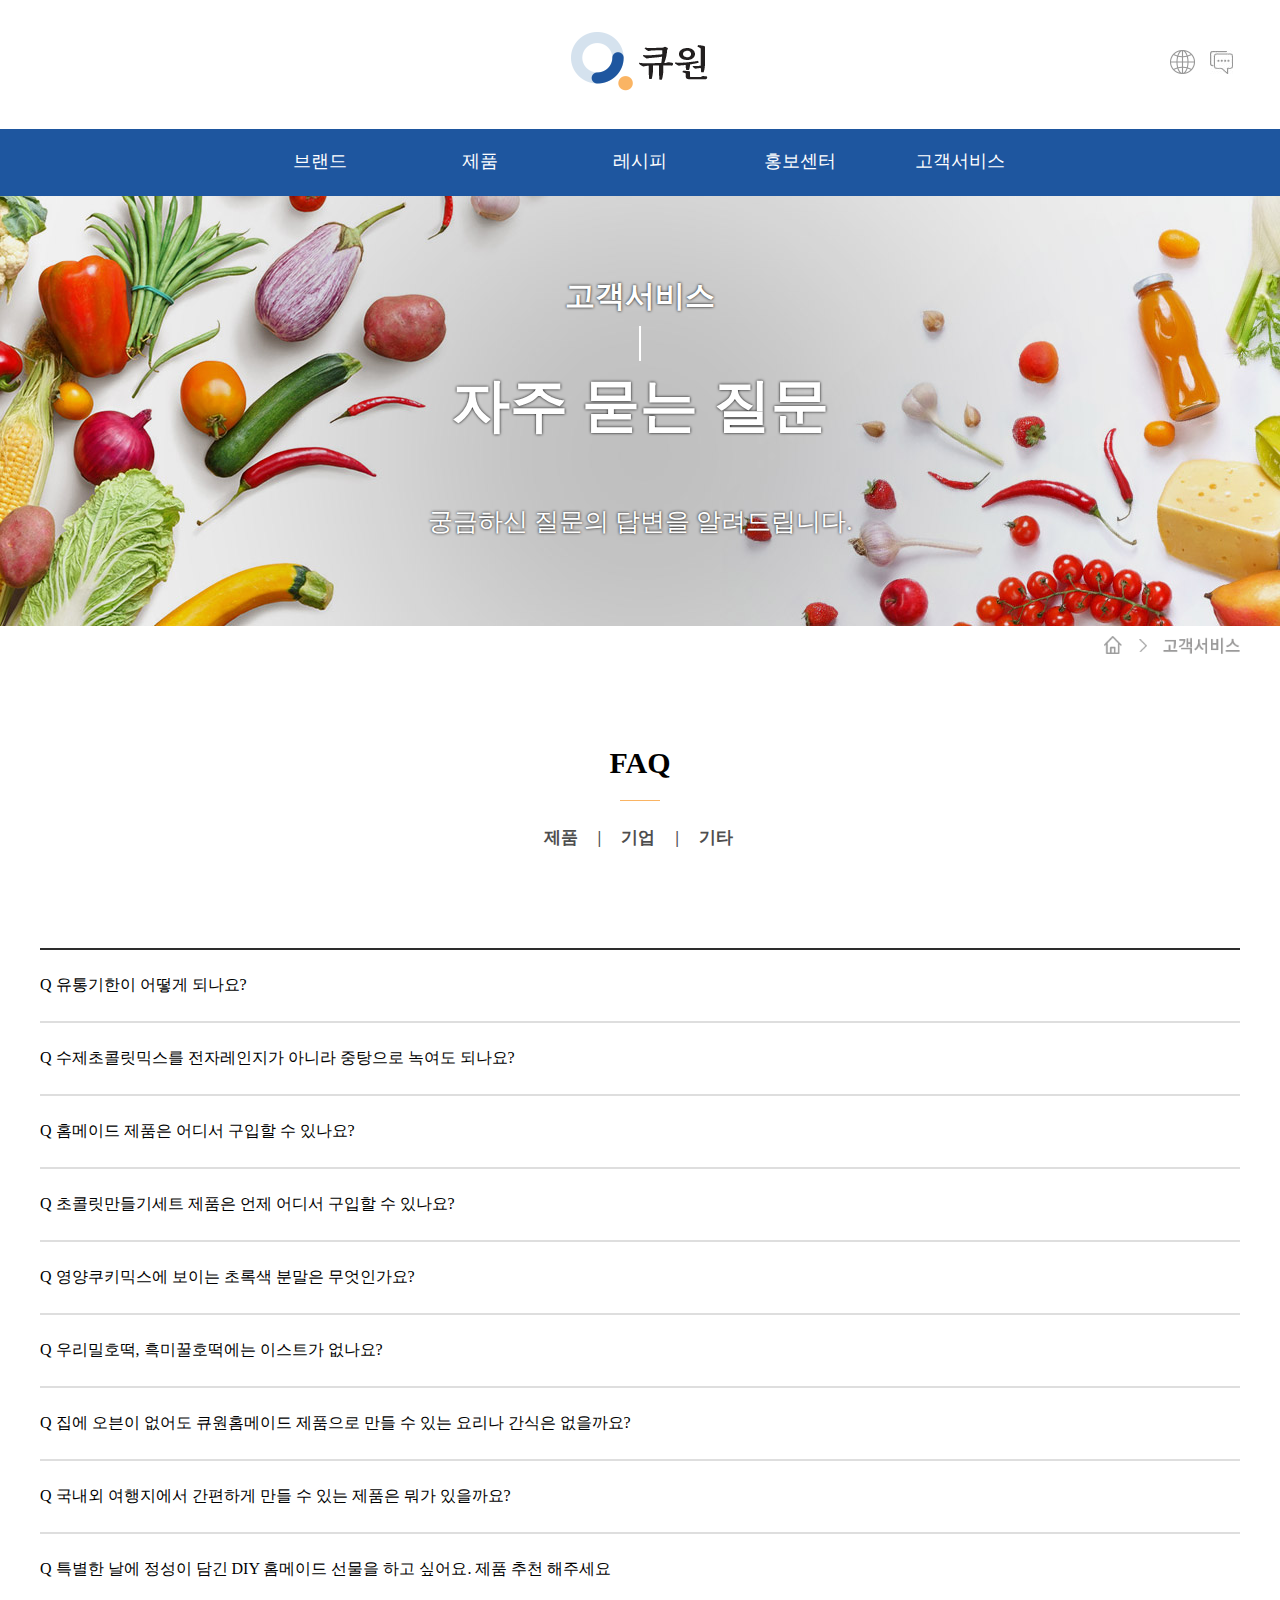
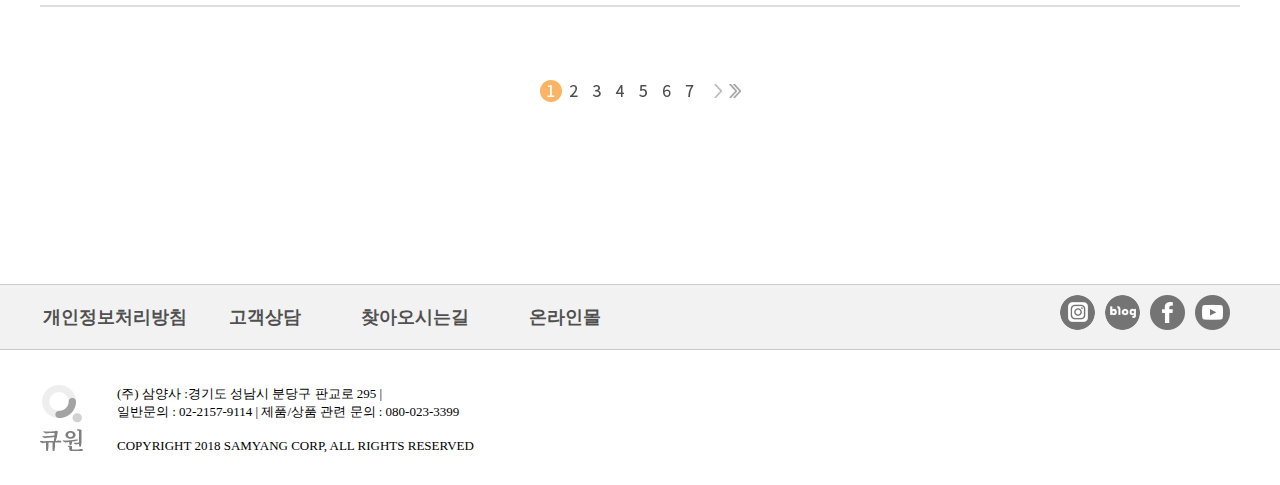
<file: project1/sub5.html>
<!DOCTYPE html>
<html lang="en">
<head>
    <meta charset="UTF-8">
    <meta http-equiv="X-UA-Compatible" content="IE=edge">
    <meta name="viewport" content="width=device-width, initial-scale=1.0">
    <title>sub5</title>
    <link href="css/all.css" rel="stylesheet">
    <link
    rel="stylesheet"
    href="https://cdnjs.cloudflare.com/ajax/libs/animate.css/4.1.1/animate.min.css"
  />

  <script src="https://ajax.googleapis.com/ajax/libs/jquery/3.2.1/jquery.min.js"></script>
  <script>
      $(document).ready(function () {
          mobile_menu();
      });

      function mobile_menu() {
          /* 변수 선언 */
          var $menu = null;
          var $left_gnb = null; // 영역 전체
          var $depth1_wrap = null;
          var $depth1 = null;
          var $depth1_btn = null;

          /* 시작 함수 */
          function start() {
              init();
              init_event();
          }
          /* 변수 초기화 함수 */
          function init() {
              $menu = $('.menu_icon');
              $left_gnb = $('.left_gnbWrap'); // 영역 전체
              $depth1_wrap = $('.left_gnb>li');
              $depth1 = $depth1_wrap.children('ul');
              $depth1_btn = $depth1_wrap.children('a');
          }
          /* 이벤트 함수 */
          function init_event() {

              /* 모바일 메뉴 버튼 클릭했을때 모바일 메뉴영역 나오게 하기 */
              $menu.click(function (event) {
                  event.preventDefault();
                  $left_gnb.addClass('on');
              });

              /* x버튼 눌렀을때 모바일 메뉴 닫기 */
              $('.close').click(function (event) {
                  event.preventDefault();

                  $left_gnb.removeClass('on');

                  // x버튼 누르면 시간차 약간두고 소메뉴 닫히게 하기
                  setTimeout(function () {
                      $depth1_btn.removeClass('on');
                      $depth1.slideUp();
                  }, 300)
              });

              /* depth1의 각메뉴 클릭시 depth2 나오게 하기 */
              $depth1_btn.click(function (event) {
                  event.preventDefault();
                  var $this = $(this);
                  var $this_ul = $this.siblings('ul');

                  var check = $this.hasClass('on');
                  if (check) {
                      $this.removeClass('on');
                      $this_ul.stop(true, true).slideUp();
                  } else {
                      $depth1_btn.removeClass('on');
                      $depth1.stop().slideUp();
                      $this.addClass('on');
                      $this_ul.stop(true, true).slideDown();
                  }
              });

              /* 디바이스 크기 변경시 모바일 메뉴영역 숨기기 */
              $(window).resize(function () {
                  $left_gnb.removeClass('on');
              });
          }

          start(); // 시작 호출
      }
  </script>

  <style type="text/css">
      /*-------------------모바일 메뉴----------------------*/

      /* 모바일 메뉴 버튼 */
      .menu_icon {
          position: absolute;
          top: 0;
          left: 5%
      }

      .menu_icon>a {
          width: 100%;
          height: 100%;
          display: block;
      }

      a.close {
          background-color: #fff;
          width: 100px;
          height: 100px;
          position: absolute;
          left: 0;
          top: 0;
          color: #fff;
          line-height: 100px;
          text-align: center;
      }

      a.close>img {
          width: 20%;
          top: 40%;
          left: 30%;
          position: absolute;
      }

      .left_gnbWrap {
          height: 100%;
          width: 100%;
          position: fixed;
          right: -100%;
          top: 0;
          padding-top: 100px;
          z-index: 999;
          transition: all 0.3s;
      }

      .left_gnbWrap.on {
          left: 0;
      }

      .left_gnb>li {
          width: 100%;
      }

      .left_gnb>li>a {
          font-size: 18px;
          display: block;
          text-align: center;
          line-height: 70px;
          width: 100%;
          height: 70px;
          background-color: #1e56a0;
          color: #fff;
      }

      .left_gnb>li>a.on {
          background-color: #1e56a0;
      }

      .left_gnb>li>ul {
          display: none;
      }

      .left_gnb>li>ul>li>a {
          display: block;
          text-align: center;
          line-height: 70px;
          width: 100%;
          height: 70px;
          background-color: #fff;
          color: black;
          font-size: 15px;
      }

      .left_gnb>li>a>span>img {
          width: 2%;
          position: absolute;
          right: 5%;
          padding-top: 25px;
      }
  </style>

</head>
<body>
    <div id="wrap">
        <div id="header">
            <div class="h_top">
                <div class="inner">
                    <div class="menu_icon"><img src="img/menu.png"></div>
                    <nav class="left_gnbWrap">
                        <a href="#" class="close"><img src="img/X.png"></a>
                        <ul class="left_gnb">
                            <li>
                                <a href="sub1.html">브랜드<span><img src="img/+.png"></span></a>
                                <ul>
                                    <li><a href="sub1.html">브랜드 스토리</a></li>
                                    <li><a href="sub1.html">브랜드 소개</a></li>
                                    <li><a href="sub1.html">브랜드 히스토리</a></li>
                                </ul>
                            </li>
                            <li>
                                <a href="sub2.html">제품<span><img src="img/+.png"></span></a>
                                <ul>
                                    <li><a href="sub2.html">제품 전체보기</a></li>
                                    <li><a href="sub2.html">트루스위트</a></li>
                                    <li><a href="sub2.html">홈메이드</a></li>
                                    <li><a href="sub2.html">상쾌환</a></li>
                                </ul>
                            </li>
                            <li>
                                <a href="sub3.html">레시피<span><img src="img/+.png"></span></a>
                                <ul>
                                    <li><a href="sub3.html">레시피 전체보기</a></li>
                                    <li><a href="sub3.html">큐원 셀렉션</a></li>
                                    <li><a href="sub3.html">온라인 쿠킹 세미나</a></li>
                                </ul>
                            </li>
                            <li>
                                <a href="sub4.html">홍보센터<span><img src="img/+.png"></span></a>
                                <ul>
                                    <li><a href="sub4.html">큐원 tv 광고</a></li>
                                    <li><a href="sub4.html">큐원 뉴스</a></li>
                                    <li><a href="sub4.html">투자정보</a></li>
                                </ul>
                            </li>
                            <li>
                                <a href="sub5.html">고객서비스<span><img src="img/+.png"></span></a>
                                <ul>
                                    <li><a href="sub5.html">자주 묻는 질문</a></li>
                                    <li><a href="sub5.html">고객 한마디</a></li>
                                    <li><a href="sub5.html">찾아오시는 길</a></li>
                                    <li><a href="sub5.html">공장 견학</a></li>
                                </ul>
                            </li>
                        </ul>
                    </nav>

                    <div class="logo"><a href="index.html"><img src="img/logo.png"></a></div>
                    <div class="icon">
                        <div class="icon_l"><img src="img/h_1.png"></div>
                        <div class="icon_r"><img src="img/h_2.jpg"></div>
                        <!-- 초기화 -->
                    </div>
                    <!-- 초기화 -->
                </div>
            </div>
            <div class="h_bottom">
                <ul class="menu">
                    <li><a href="sub1.html">브랜드</a></li>
                    <li><a href="sub2.html">제품</a></li>
                    <li><a href="sub3.html">레시피</a></li>
                    <li><a href="sub4.html">홍보센터</a></li>
                    <li><a href="sub5.html">고객서비스</a></li>
                    <div class="submenu">
                        <ul>
                            <li><a href="sub1.html">브랜드 스토리</a></li>
                            <li><a href="sub1.html">브랜드 소개</a></li>
                            <li><a href="sub1.html">브랜드 히스토리</a></li>
                        </ul>
                        <ul>
                            <li><a href="sub2.html">제품 전체보기</a></li>
                            <li><a href="sub2.html">트루스위트</a></li>
                            <li><a href="sub2.html">홈메이드</a></li>
                            <li><a href="sub2.html">상쾌환</a></li>
                        </ul>
                        <ul>
                            <li><a href="sub3.html">레시피 전체보기</a></li>
                            <li><a href="sub3.html">큐원 셀렉션</a></li>
                            <li><a href="sub3.html">온라인 쿠킹 세미나</a></li>
                        </ul>
                        <ul>
                            <li><a href="sub4.html">큐원 tv 광고</a></li>
                            <li><a href="sub4.html">큐원 뉴스</a></li>
                            <li><a href="sub4.html">투자정보</a></li>
                        </ul>
                        <ul>
                            <li><a href="sub5.html">자주 묻는 질문</a></li>
                            <li><a href="sub5.html">고객 한마디</a></li>
                            <li><a href="sub5.html">찾아오시는 길</a></li>
                            <li><a href="sub5.html">공장 견학</a></li>
                        </ul>
                    </div>
                </ul>
            </div>
        </div>
        <div id="sub5_mainimg">
            <div class="animate__animated animate__backInDown">
                <h4>고객서비스</h4>
                <h1>자주 묻는 질문</h1>
                <p>궁금하신 질문의 답변을 알려드립니다.</p>
            </div>
        </div>
        <div id="contents">
            <div class="inner">
                <div class="sub5_box1">
                    <div class="service"><img src="img/service.png"></div>
                    <div class="box_t">
                        <h2>FAQ</h2>
                        <ul class="text5">
                            <li>제품</li>
                            <li>기업</li>
                            <li>기타</li>
                        </ul>
                    </div>
                    <div class="sub5_p">
                        <p>Q    유통기한이 어떻게 되나요?</p>
                        <p>Q    수제초콜릿믹스를 전자레인지가 아니라 중탕으로 녹여도 되나요?</p>
                        <p>Q    홈메이드 제품은 어디서 구입할 수 있나요?</p>
                        <p>Q    초콜릿만들기세트 제품은 언제 어디서 구입할 수 있나요?</p>
                        <p>Q    영양쿠키믹스에 보이는 초록색 분말은 무엇인가요?</p>
                        <p>Q    우리밀호떡, 흑미꿀호떡에는 이스트가 없나요?</p>
                        <p>Q    집에 오븐이 없어도 큐원홈메이드 제품으로 만들 수 있는 요리나 간식은 없을까요?</p>
                        <p>Q    국내외 여행지에서 간편하게 만들 수 있는 제품은 뭐가 있을까요?</p>
                        <p>Q    특별한 날에 정성이 담긴 DIY 홈메이드 선물을 하고 싶어요. 제품 추천 해주세요</p>
                    </div>
                    <div class="number">
                        <img src="img/number.png">
                    </div>
                </div>
                
            </div>
        </div>
        <div id="footer">
            <div class="f_top">
                <div class="inner">
                    <ul class="f_menu">
                        <li>개인정보처리방침</li>
                        <li>고객상담</li>
                        <li>찾아오시는길</li>
                        <li>온라인몰</li>
                    </ul>
                    <ul class="f_sns">
                        <li><img src="img/insta.png"></li>
                        <li><img src="img/blog.png"></li>
                        <li><img src="img/face.png"></li>
                        <li><img src="img/youtube.png"></li>
                    </ul>
                </div>
            </div>
            <div class="f_bottom">
                <div class="inner">
                    <div class="f_logo"><img src="img/f_logo.png"></div>
                    <div class="copyright">
                        <p>(주) 삼양사 :경기도 성남시 분당구 판교로 295 |<br>
                            일반문의 : 02-2157-9114 | 제품/상품 관련 문의 : 080-023-3399</p>
                        <p>COPYRIGHT 2018 SAMYANG CORP, ALL RIGHTS RESERVED</p>
                    </div>
                </div>
            </div>
        </div>
    </div>
</body>
</html>
</file>
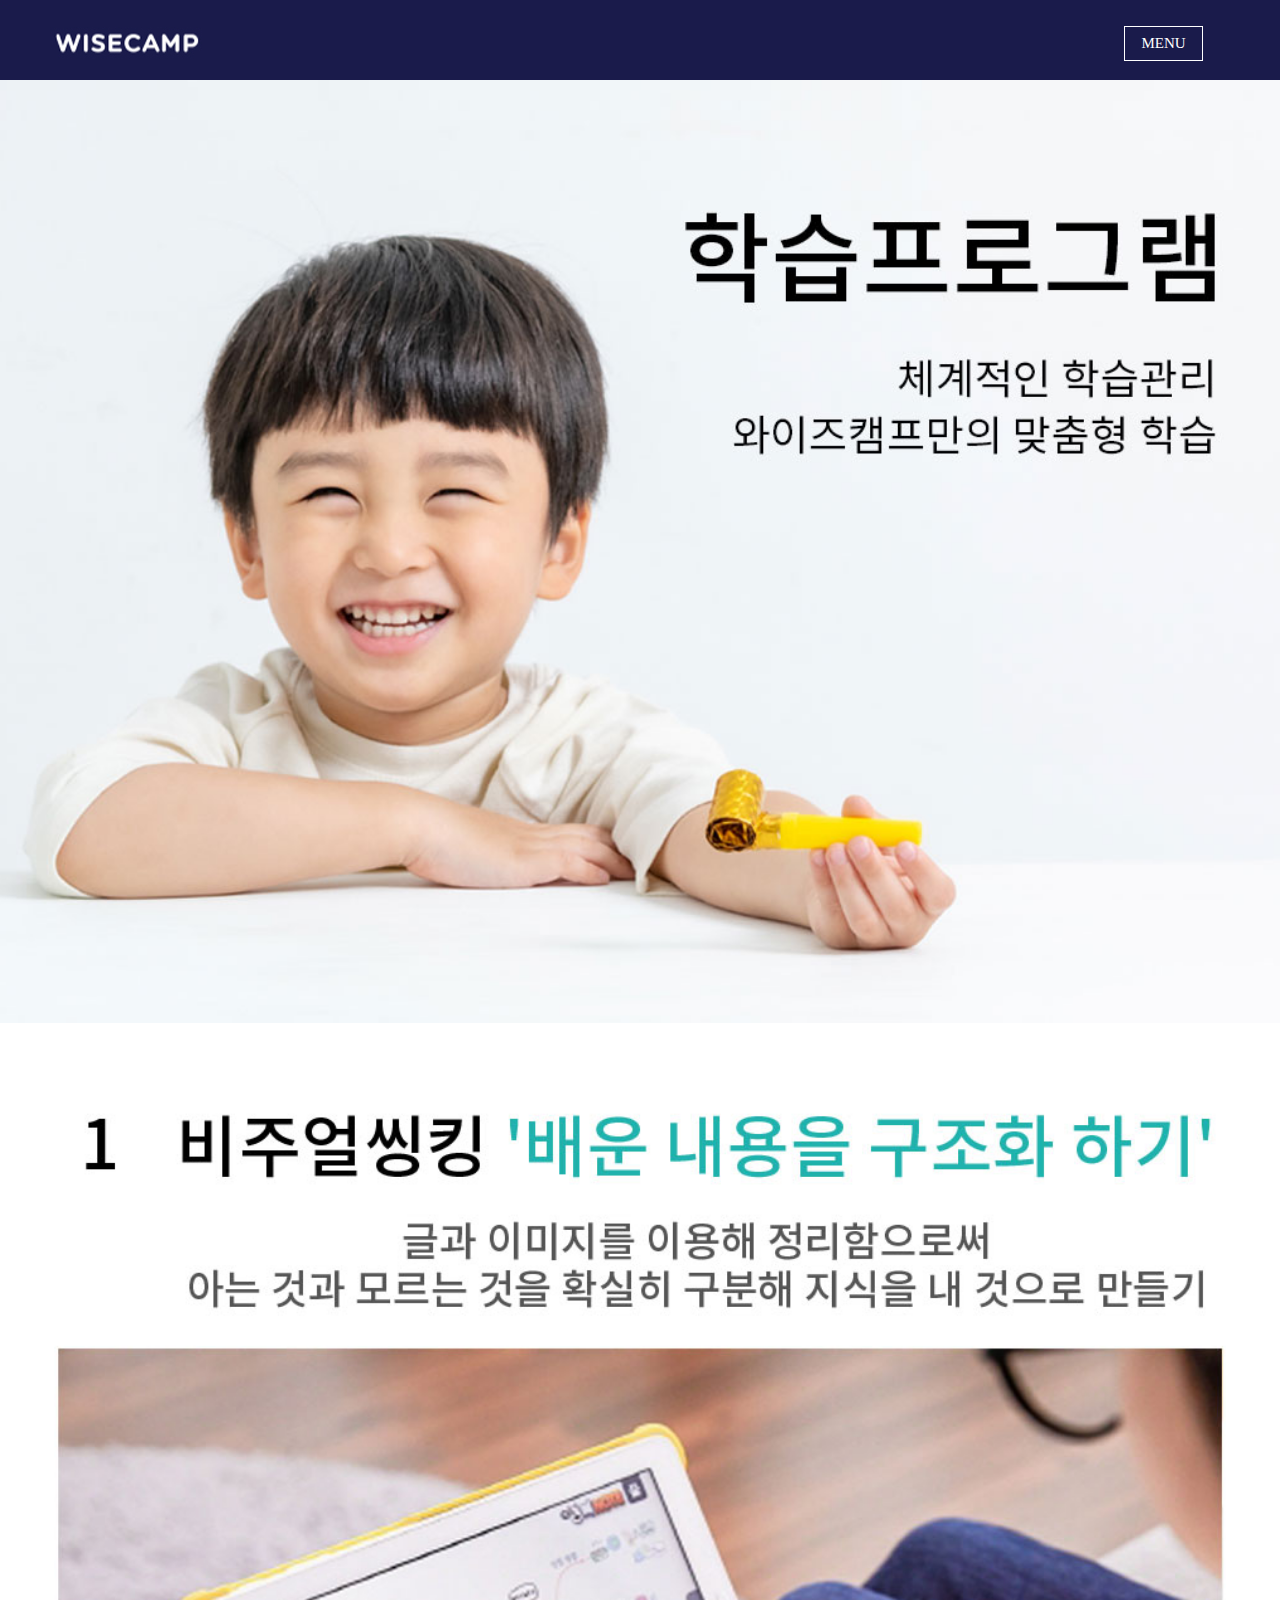
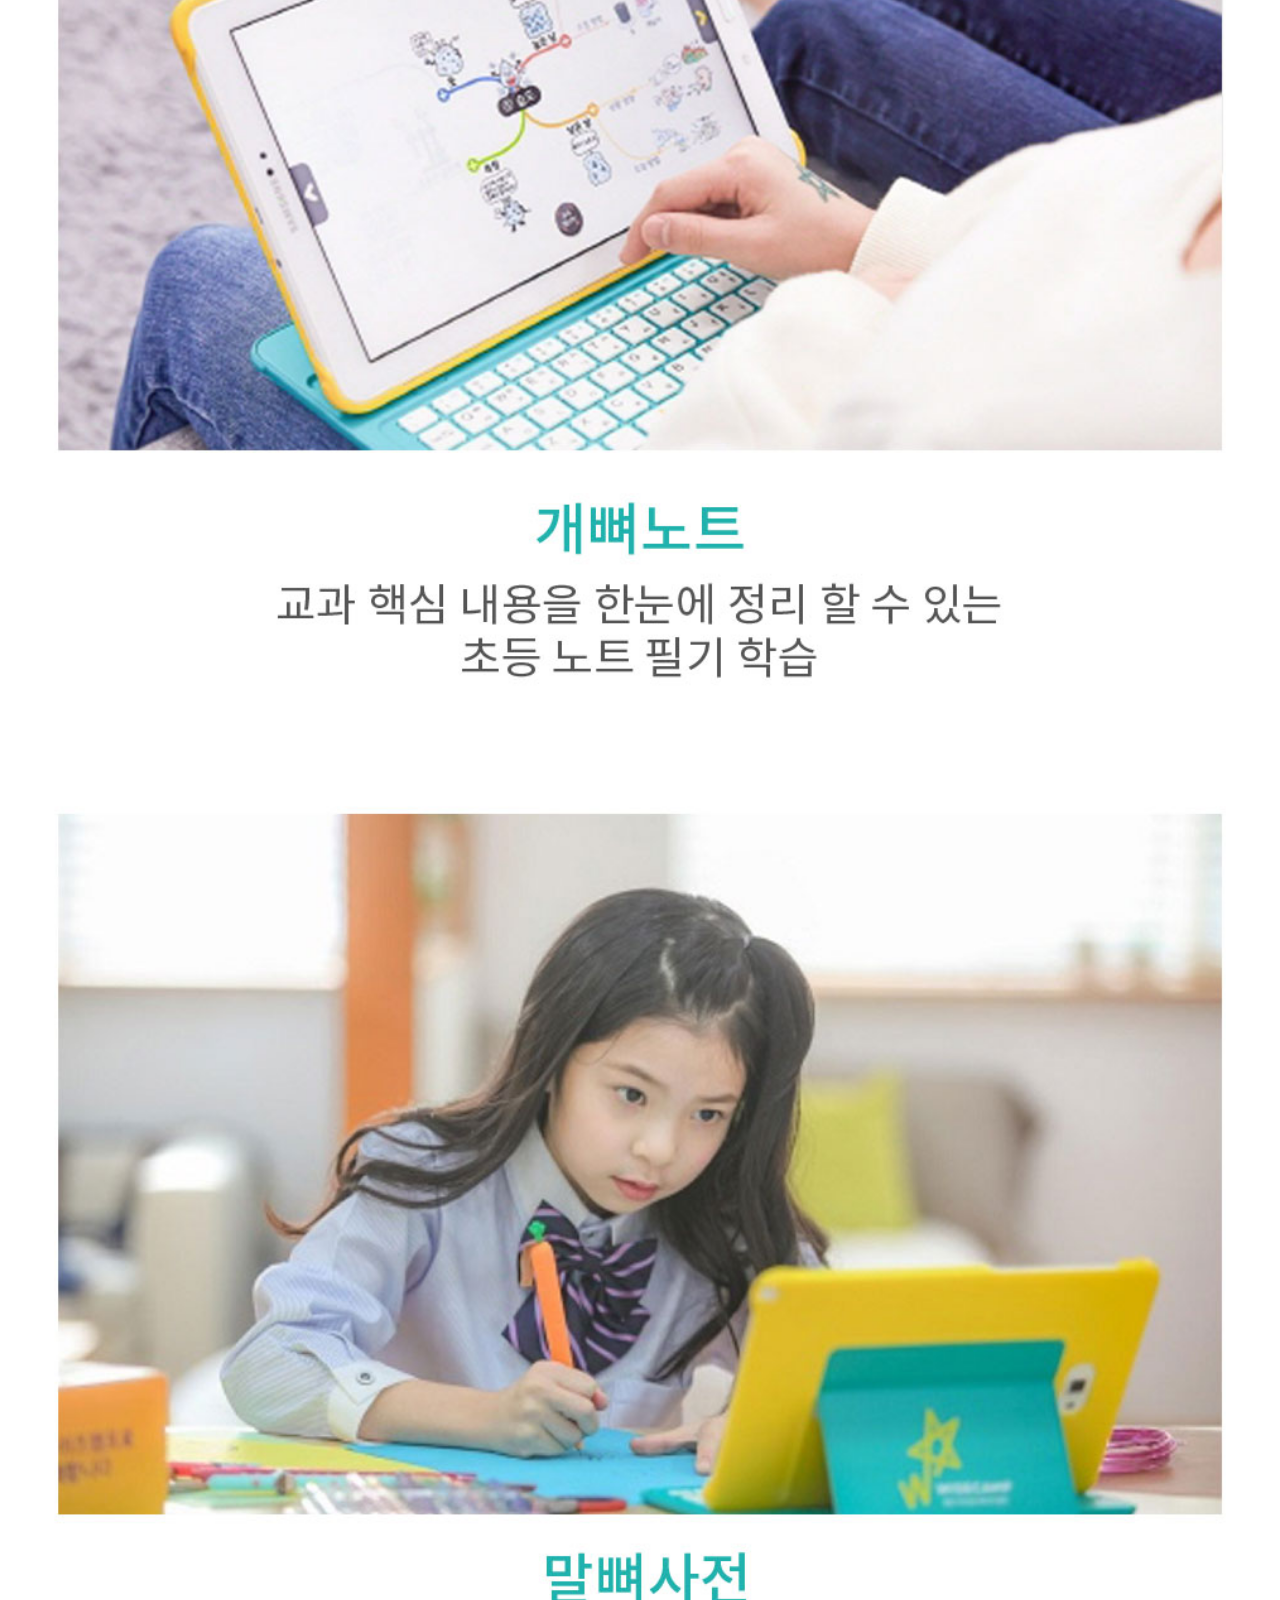
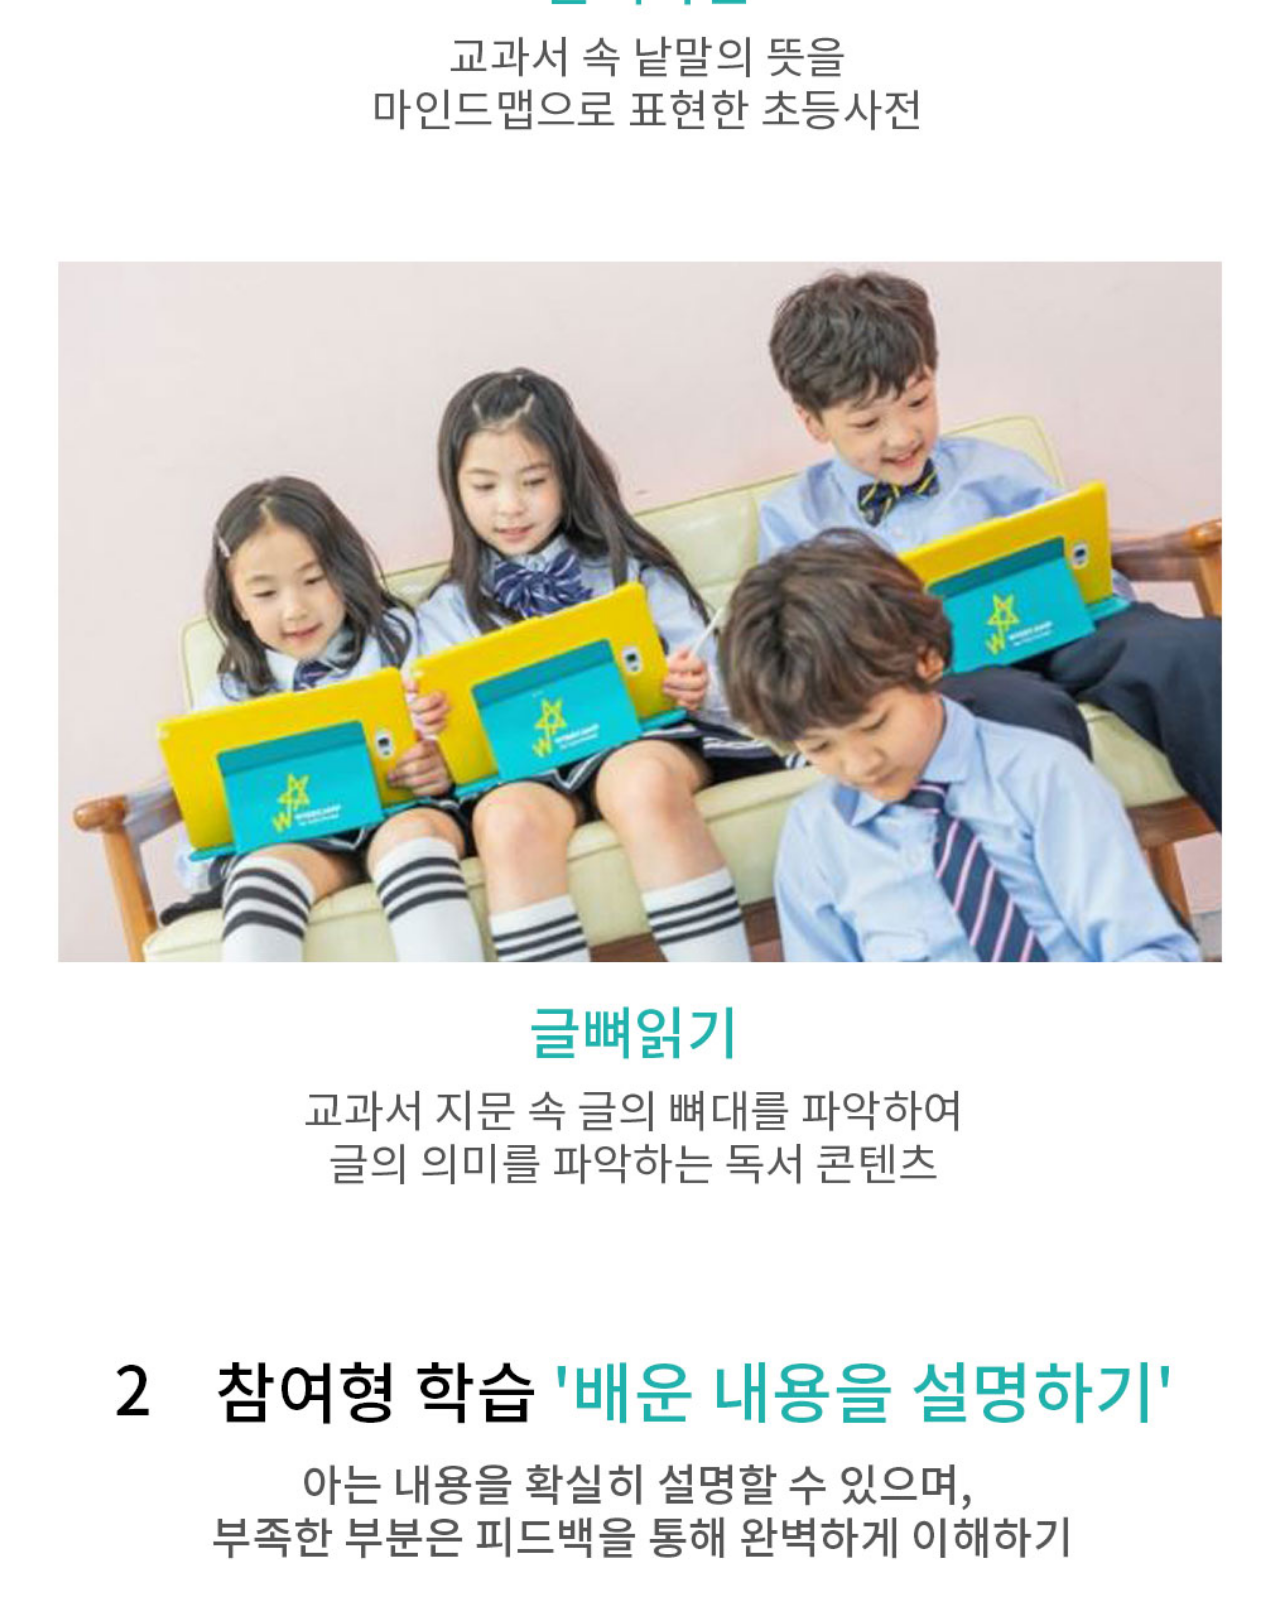
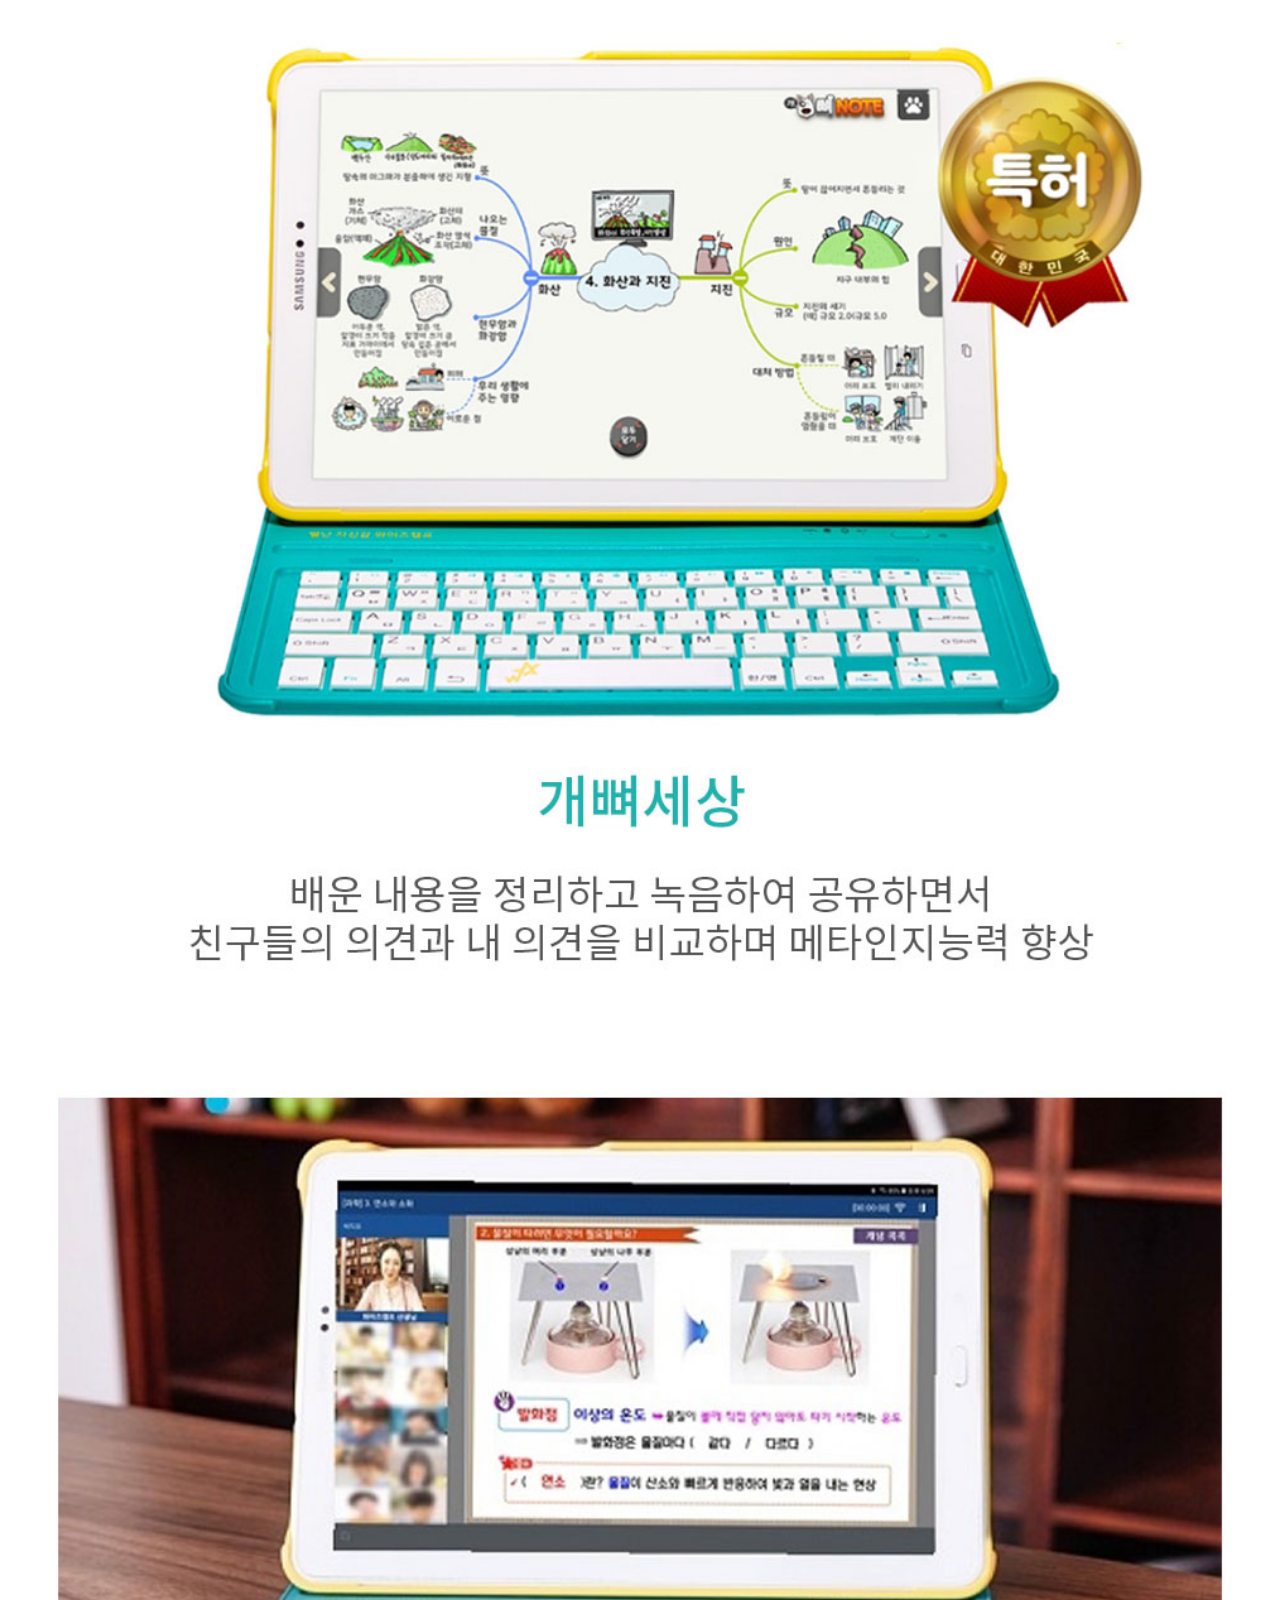
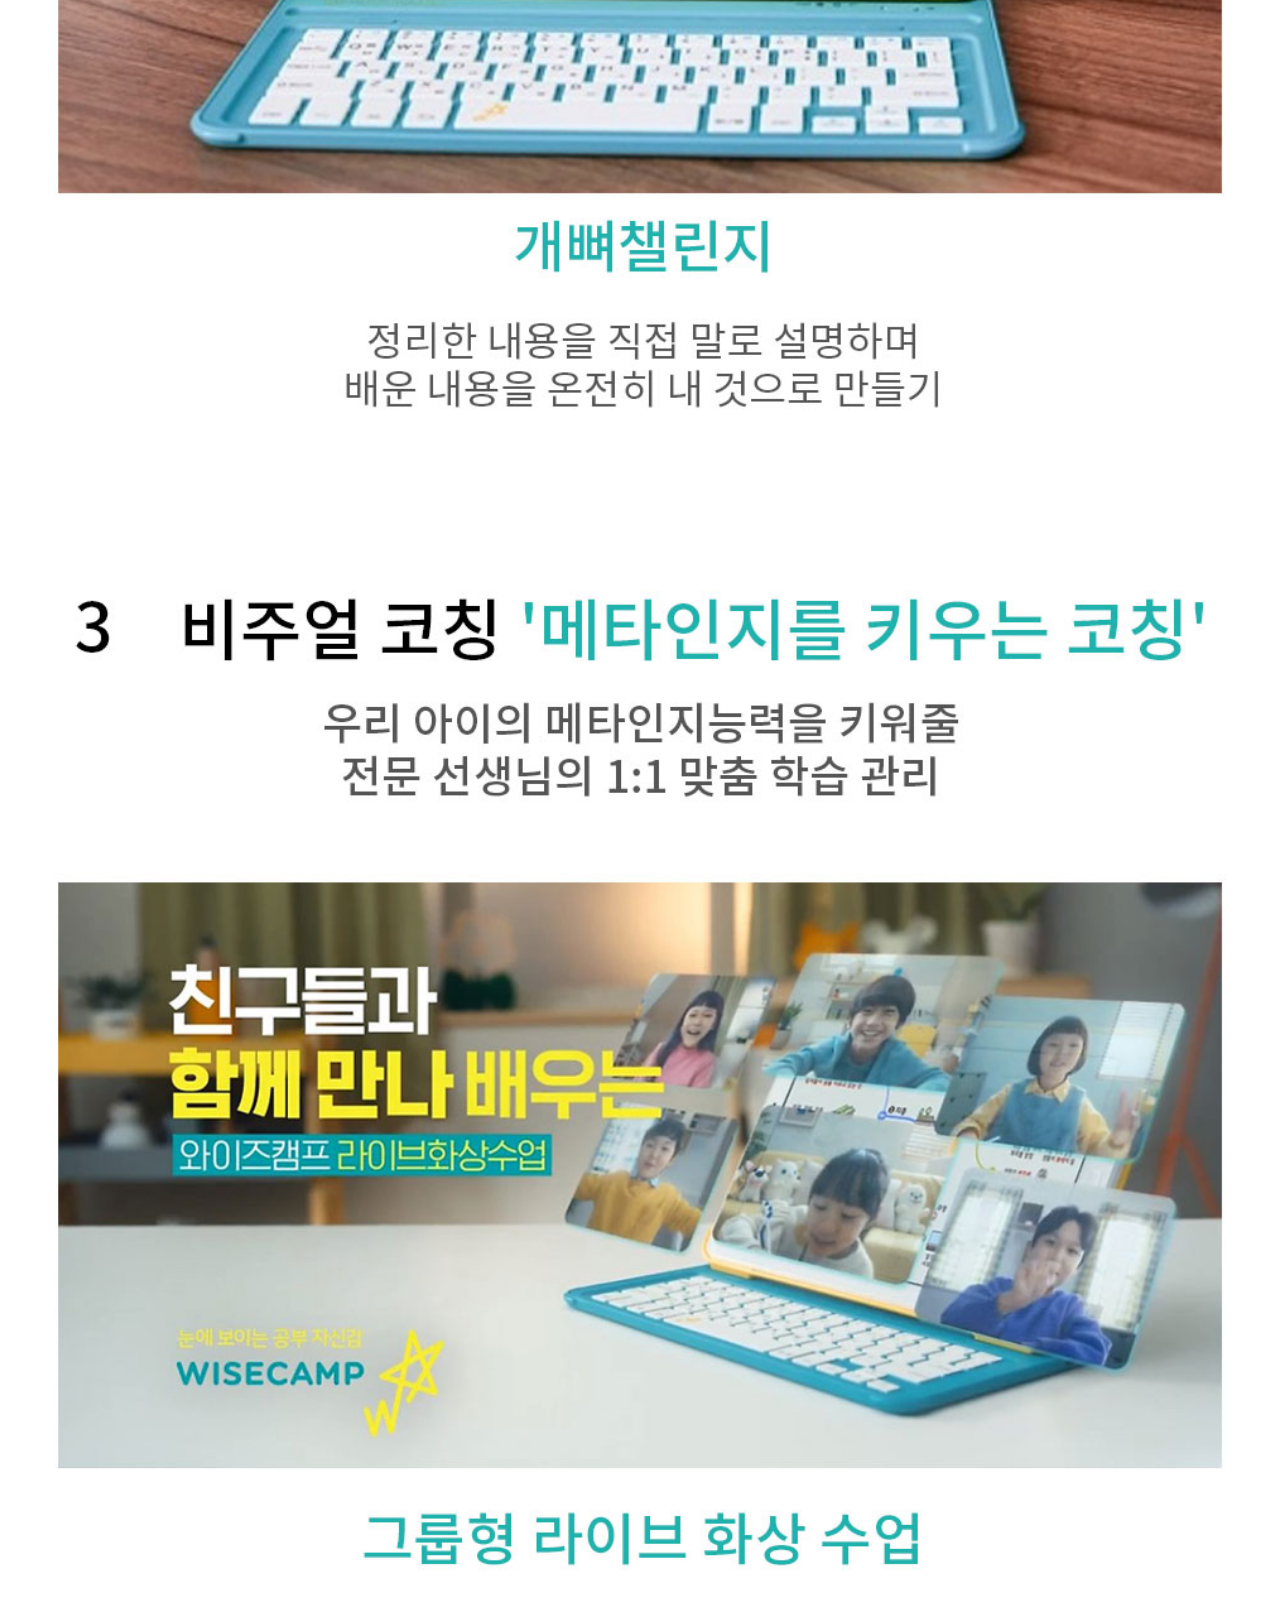
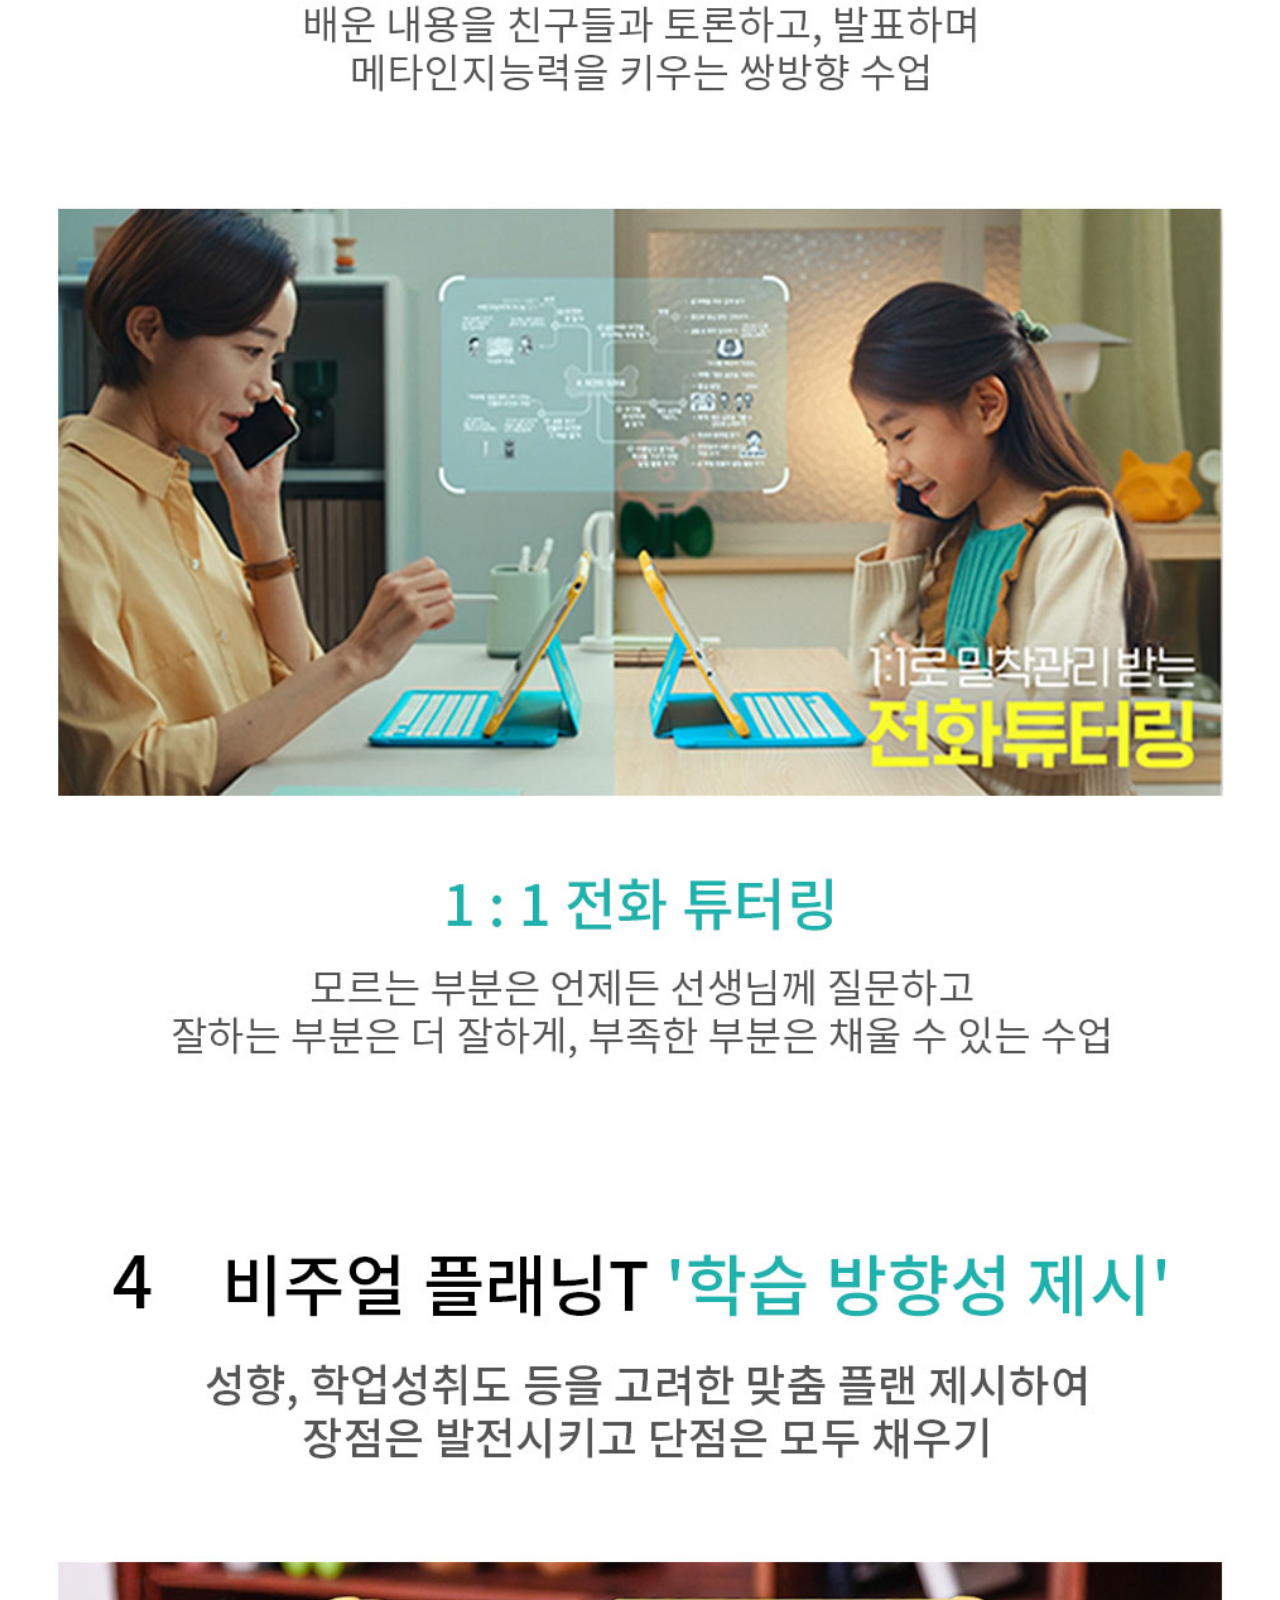
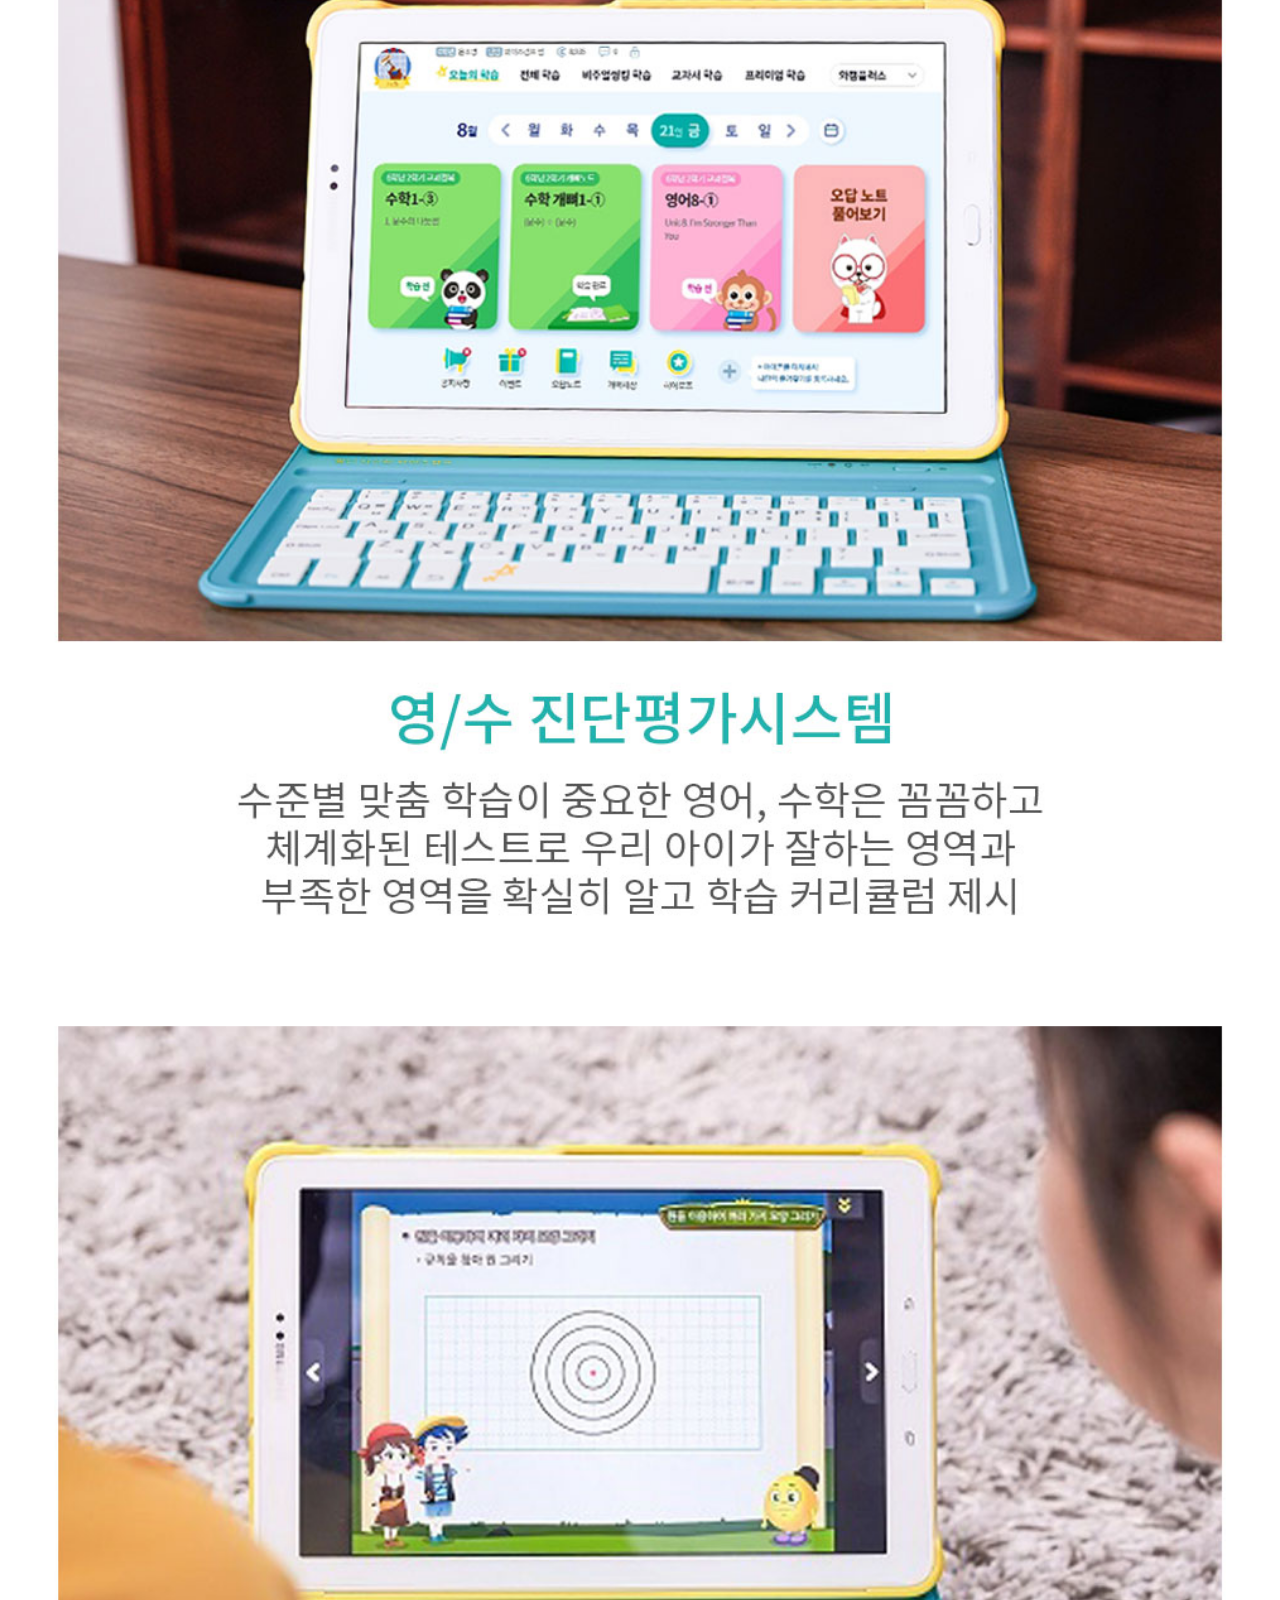
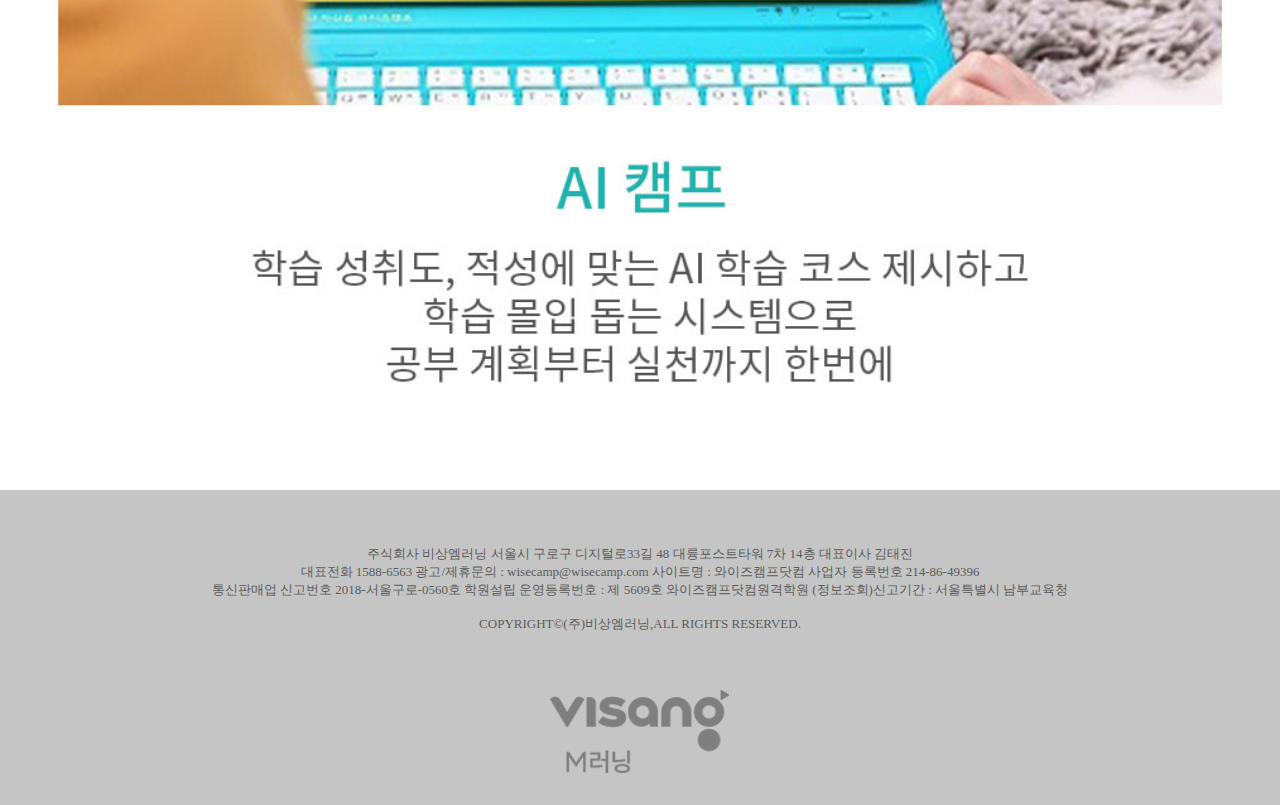
<file: project2/sub.html>
<!DOCTYPE html>
<html lang="en">

<head>
    <meta charset="UTF-8">
    <meta http-equiv="X-UA-Compatible" content="IE=edge">
    <meta name="viewport" content="width=device-width, initial-scale=1.0">
    <title>와이즈캠프sub</title>
    <link href="css/style.css" rel="stylesheet">
    <script src="https://ajax.googleapis.com/ajax/libs/jquery/3.2.1/jquery.min.js"></script>
<script>
$(document).ready(function(){
    mobile_menu();
});

function mobile_menu(){
    /* 변수 선언 */
    var $menu = null;
    var $left_gnb = null; // 영역 전체
    var $depth1_wrap = null;
    var $depth1 = null;
    var $depth1_btn = null;
    
    /* 시작 함수 */
    function start(){
        init();
        init_event();
    }
    /* 변수 초기화 함수 */
    function init(){
        $menu = $('.menu');
        $left_gnb = $('.left_gnbWrap'); // 영역 전체
        $depth1_wrap = $('.left_gnb>li');
        $depth1 = $depth1_wrap.children('ul');
        $depth1_btn = $depth1_wrap.children('a');
    }
    /* 이벤트 함수 */
    function init_event(){
        
        /* 모바일 메뉴 버튼 클릭했을때 모바일 메뉴영역 나오게 하기 */
        $menu.click(function(event){
            event.preventDefault();
            $left_gnb.addClass('on');
        });
        
        /* x버튼 눌렀을때 모바일 메뉴 닫기 */
        $('.close').click(function(event){
            event.preventDefault();

            $left_gnb.removeClass('on');
            
            // x버튼 누르면 시간차 약간두고 소메뉴 닫히게 하기
            setTimeout(function(){
                $depth1_btn.removeClass('on');
                $depth1.slideUp();
            },300)
        });
        
        /* depth1의 각메뉴 클릭시 depth2 나오게 하기 */
        $depth1_btn.click(function(event){
            event.preventDefault();
            var $this = $(this);
            var $this_ul = $this.siblings('ul');

            var check = $this.hasClass('on');
            if(check){
                $this.removeClass('on');
                $this_ul.stop(true,true).slideUp();
            }else{
                $depth1_btn.removeClass('on');
                $depth1.stop().slideUp();
                $this.addClass('on');
                $this_ul.stop(true,true).slideDown();
            }
        });
        
        /* 디바이스 크기 변경시 모바일 메뉴영역 숨기기 */
        $(window).resize(function(){
            $left_gnb.removeClass('on');
        });
    }
    
    start(); // 시작 호출
}
</script>
</head>

<body>
    <div id="wrap">
        <div id="header">
            <div class="header_l"><img src="img/soobak.jpg"></div>
            <div class="logo"><a href="index.html"><img src="img/logo.jpg"></a></div>
            <div class="header_r">
                <div>선생님 모집</div>
                <div>고객센터</div>
                <!--  -->
                <div class="menu">
                    <a href="#">MENU</a>
                  </div>
                  <nav class="left_gnbWrap">
                              <a href="#" class="close"><img src="img/wrong1.png"></a>
                              <ul class="left_gnb">
                                  <li>
                                      <a href="#">와이즈캠프 소개</a>
                                      <ul>
                                          <li><a href="#">와이즈캠프란?</a></li>
                                          <li><a href="#">와이즈캠프 특징</a></li>
                                          <li><a href="#">상품구성</a></li>
                                          <li><a href="#">학습관리</a></li>
                                          <li><a href="#">메타학습 효과</a></li>
                                      </ul>
                                  </li>
                                  <li>
                                      <a href>학습프로그램</a>
                                      <ul>
                                          <li><a href="sub.html">메타인지 학습</a></li>
                                          <li><a href="#">비주얼씽킹 학습</a></li>
                                          <li><a href="#">교과서 학습</a></li>
                                          <li><a href="#">프리미엄 학습</a></li>
                                          <li><a href="#">글뼈 도서관</a></li>
                                          <li><a href="#">누리와캠</a></li>
                                          <li><a href="#">와캠 중학</a></li>
                                          <li><a href="#">AI 서술형 챗봇</a></li>
                                          <li><a href="#">서술형첨삭</a></li>
                                          <li><a href="#">화상수업</a></li>
                                      </ul>
                                  </li>
                                  <li>
                                      <a href="#">비주얼씽킹 학습</a>
                                      <ul>
                                          <li><a href="#">개뼈노트</a></li>
                                          <li><a href="#">말뼈사전</a></li>
                                          <li><a href="#">교과서 글뼈읽기</a></li>
                                          <li><a href="#">학습 체험</a></li>
                                      </ul>
                                  </li>
                                  <li>
                                      <a href="#">학습자료실</a>
                                      <ul>
                                          <li><a href="#">교과 학습</a></li>
                                          <li><a href="#">개뼈노트</a></li>
                                          <li><a href="#">시험대비</a></li>
                                          <li><a href="#">프리미엄 학습</a></li>
                                      </ul>
                                  </li>
                              </ul>
                          </nav>
            </div>
            <!-- 초기화 -->
        </div>
        <div id="mainimg_sub">
            
                <div class="main_t">
                    <h1>학습프로그램</h1>
                    <p>체계적인 학습관리<br>
                        와이즈캠프만의 맞춤형 학습</p>
                </div>

        </div>
        <div id="contents_sub"></div>
        <div id="footer">
            <div class="inner">
                <p class="copyright">주식회사 비상엠러닝 서울시 구로구 디지털로33길 48 대륭포스트타워 7차 14층 대표이사 김태진<br>
                    대표전화 1588-6563 광고/제휴문의 : wisecamp@wisecamp.com 사이트명 : 와이즈캠프닷컴 사업자 등록번호 214-86-49396<br>
                    통신판매업 신고번호 2018-서울구로-0560호 학원설립 운영등록번호 : 제 5609호 와이즈캠프닷컴원격학원 (정보조회)신고기간 : 서울특별시 남부교육청<br><br>
                    COPYRIGHT©(주)비상엠러닝,ALL RIGHTS RESERVED.</p>
                <div class="f_logo"><img src="img/footer_l.png"></div>
            </div>
        </div>
    </div>
</body>

</html>
</file>
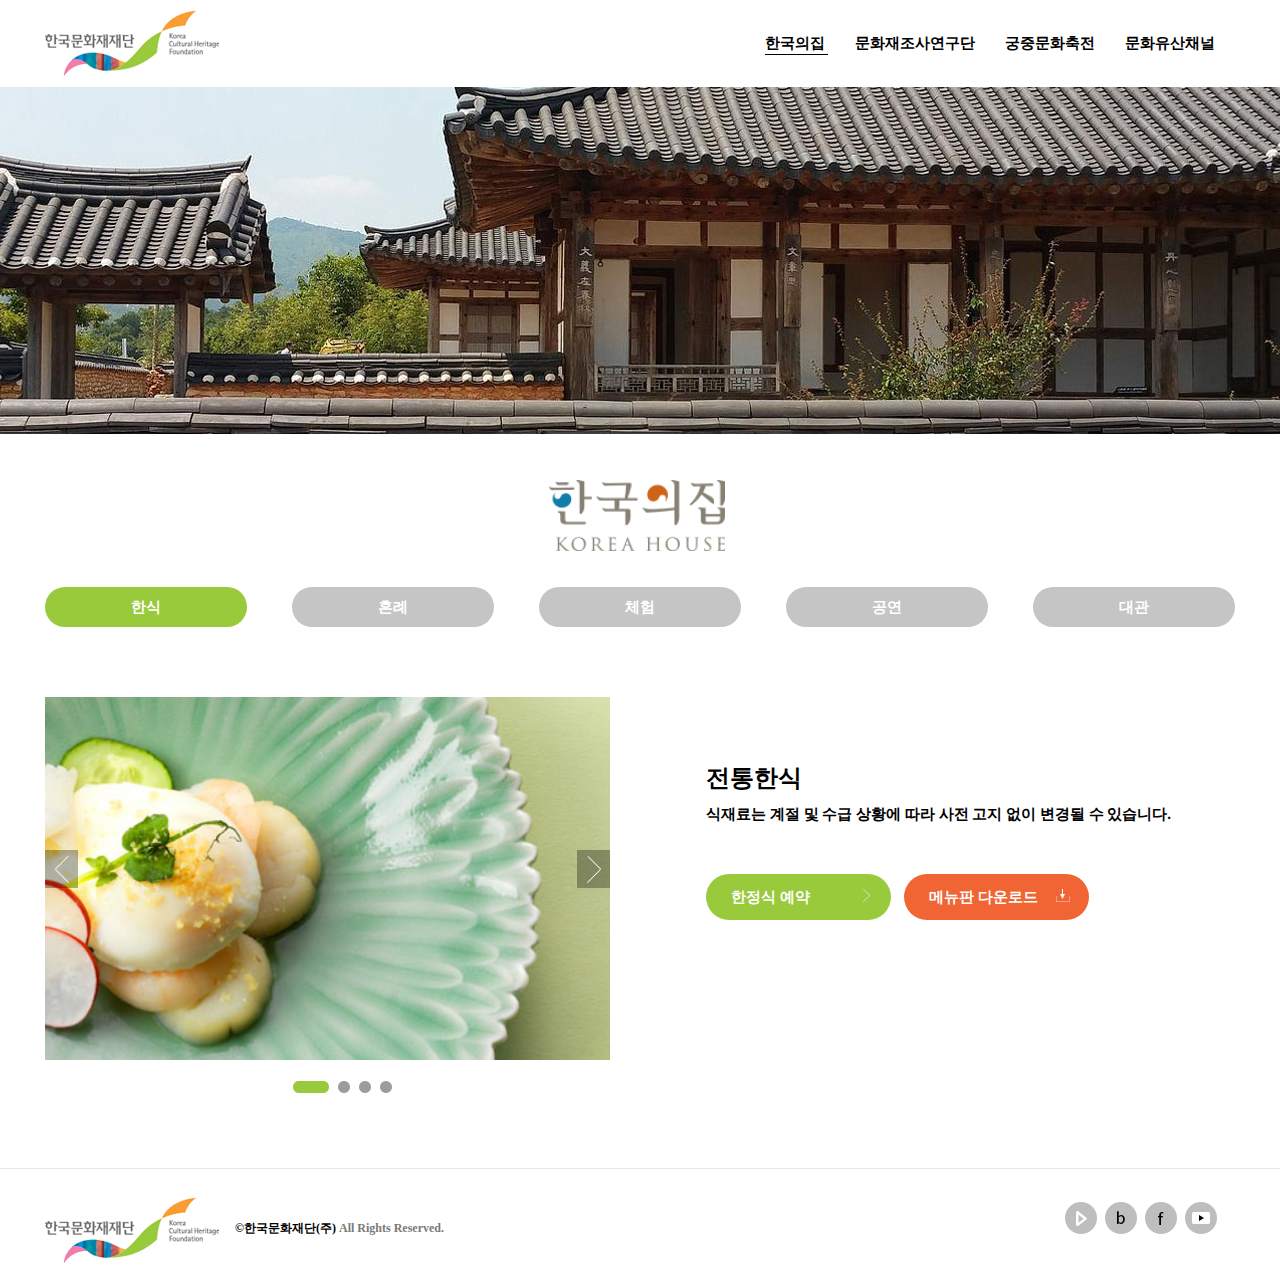
<file: project4/sub.html>
<!DOCTYPE html>
<html lang="en">

<head>
    <meta charset="UTF-8">
    <meta http-equiv="X-UA-Compatible" content="IE=edge">
    <meta name="viewport" content="width=device-width, initial-scale=1.0">
    <title>문화</title>
    <link href="css/style.css" rel="stylesheet">
</head>

<body>
    <div id="wrap">
        <div id="header">
            <div class="inner">
                <div class="logo">
                    <a href="index.html"><img src="img/문화재단_03.jpg" alt="로고"></a>
                </div>
                <ul class="menu">
                    <li class="line"><span>한국의집</span></li>
                    <li>문화재조사연구단</li>
                    <li>궁중문화축전</li>
                    <li>문화유산채널</li>
                </ul>
                <!-- 초기화 -->
            </div>
        </div>
        <div id="sub_mainimg">
        </div>
        <div id="sub_contents">
            <div class="inner">
                <div class="c_logo"></div>
                <ul class="c_menu">
                    <li>한식</li>
                    <li>혼례</li>
                    <li>체험</li>
                    <li>공연</li>
                    <li>대관</li>
                </ul>
                <div class="con">
                    <div class="con_left">
                        <div class="c_img">
                            <div class="sub_a">
                                <img src="img/a.png">
                            </div>
                            <div class="sub_b">
                                <img src="img/b.png">
                            </div>
                        </div>

                        <div class="dot"><img src="img/문화재단2_13.png"></div>
                    </div>
                    <div class="con_right">
                        <h3>전통한식</h3>
                        <p>식재료는 계절 및 수급 상황에 따라 사전 고지 없이 변경될 수 있습니다.</p>
                        <ul class="reserve">
                            <div>
                                <p>한정식 예약</p>
                                <div><img src="img/c1.png"></div>
                            </div>
                            <div>
                                <p>메뉴판 다운로드</p>
                                <div><img src="img/c2.png"></div>
                            </div>
                        </ul>
                    </div>
                </div>
            </div>
        </div>
        <div id="footer">
            <div class="inner">
                <div class="f_logo">
                    <img src="img/문화재단_03.jpg">
                </div>
                <p>©한국문화재단(주) <span>All Rights Reserved.</span></p>
                <div class="sns">
                    <div><img src="img/문화재단_03.png"></div>
                    <div><img src="img/문화재단_05.png"></div>
                    <div><img src="img/문화재단_07.png"></div>
                    <div><img src="img/문화재단_09.png"></div>
                </div>
                <!-- 초기화 -->
            </div>
        </div>
    </div>
</body>

</html>
</file>
<file: project2/css/style.css>
/* 공통 */
*{padding: 0; margin: 0;}
ul,li{list-style: none;}
.inner{width: 1400px; margin: 0 auto;}
a{text-decoration: none;}

/* 헤더 */
#header{width: 100%; height: 110px; background-color: #1a1b4b; line-height: 110px; position: relative; color: #fff;}
.header_l{overflow: hidden; width: 125px; height: 33px; float: left; border: 1px #fff solid; line-height: 33px; position: absolute; left: 5%;
    top: 33%;}
.header_l>img{vertical-align: middle; margin-left: 5px; transform: scale(1); transition: all 0.5s;}
.header_l:hover img{transform: scale(0.9); transition: all 0.5s;}

.header_r {
    width: 20%;
    float: right;
    position: absolute;
    top: 33%;
    right: 5%;
}
#header:after{display: block; content: ""; clear: both;}
.logo{width: 156px; position: absolute; margin: 0 auto; left: 0; right: 0; top: 10px;}
.header_r>div{transform: scale(1); transition: all 0.3s; width: calc(93.5% / 3 - 1%); height: 33px; float: left; border: 1px #fff solid; line-height: 33px; text-align: center; }
.header_r>div:nth-child(2){margin-left: calc(3% /2);}
.header_r>div:nth-child(3){margin-left: calc(3% /2);}
.header_r>div:hover p{transform: scale(0.95); transition: all 0.3s;}
.header_r>div:hover a{transform: scale(0.95); transition: all 0.3s;}
.header_r>div>p{font-size: 15px;}

.header_r:after{display: block; content: ""; clear: both;}
/* .menu{float: right; width: 30px; height: 30px; position: absolute; top: 35px; right: 50px;}
.menu>li{border-bottom: 1px #fff solid; padding: 5px 0;} */

.menu{position: absolute; top: 0; right:5%;}
.menu>a>img{display: none;}
.menu>a{width: 100%;height: 100%; display: block; text-decoration: none; color: #fff; font-size: 18px; }
.left_gnb>li>a{font-weight: bold;}

a.close{
    width: 30px; height: 30px;
    position: absolute; right: 2%; top: 1%; color: #000;
    line-height: 50px; text-align: center;
}
.close>img{width: 100%;}
.left_gnbWrap{
    height: 100%;
    width: 200px;
    position: fixed; right: -200px; top: 0;
   
    padding-top: 50px;
    z-index: 999;
    transition: all 0.3s;
}
.left_gnbWrap.on{
    right:0;
}
.left_gnb>li{
    width: 100%;
}
.left_gnb>li>a{
    display: block; text-align: center; line-height: 50px;
    width: 100%; height: 50px; background-color: #fff4af;
    color: black;
}
.left_gnb>li>a.on{
    background-color: #abadfb;
}
.left_gnb>li>ul{
    display: none;
}
.left_gnb>li>ul>li>a{
    display: block; text-align: center; line-height: 50px;
    width: 100%; height: 50px; background-color: #fde2f1;
    color: black;
}

/* 메인이미지 */
#mainimg{height: 750px; position: relative; background-image: url(../img/mainimg.jpg); background-repeat: no-repeat; background-size: cover; background-position: center center;}
.main_text{width: 610px; height: 410px; position: absolute; top: 130px; right: 100px;}
.main_text>h2{font-size: 70px;}
.main_text>h1{height: 130px;font-size: 105px; position: relative;}
.main_text>h1>span{position: absolute;z-index: 2;}
.main_text>h1:after{display: inline-block; content: ""; width: 92%; height: 85px; background-color: #abadfb; position: absolute; bottom: 0; left: 0;z-index: 1}

.main_text>p{font-size: 18px; padding-top: 37px; padding-bottom: 44px; font-weight: bold;}
.btn{width: 145px; height: 55px; font-size: 20px; border-radius: 100px; background-color: #1a1b4b; color: #fff; line-height: 55px; text-align: center;}
.btn:hover{background-color: #fff; transition: all 0.5s;}
.btn:hover p{color: #1a1b4b; font-weight: bold; transition: all 0.5s;}

/* 컨텐츠 */
.box1{height: 884px; background-image: url(../img/content1_bg.jpg); background-repeat: no-repeat; background-position: center center; background-size: cover;}
.box1 h2{font-size: 55px; padding-top: 100px; text-align: center; padding-bottom: 68px;}
.box1_1, .box1_2, .box1_3{height: 533px; width: calc(100% / 3 - 2 %); float: left; margin-right: 3%}
.box1_1{width: 430px; height: 533px; background-image: url(../img/1.jpg); background-repeat: no-repeat; position: relative;}
.box1_2{width: 430px; height: 533px; background-image: url(../img/2.jpg); background-repeat: no-repeat; position: relative;}
.box1_3{width: 430px; height: 533px; background-image: url(../img/3.png); background-repeat: no-repeat; position: relative; margin-right: 0;}
.box1_b:after{display: block; content: ""; clear: both;}

.box1_1 img{position: absolute; bottom: 0;}
.box1_2 img{position: absolute; bottom: 0;}
.box1_3 img{position: absolute; bottom: 0;}
.box1_1>p{top: 20px; right: 11%; position: absolute; color: #fff; font-weight: bold; font-size: 18px;}
.box1_2>p{top: 30px; right: 9%; position: absolute; color: #fff; font-weight: bold; font-size: 18px;}
.box1_3>p{top: 30px; right: 10.5%; position: absolute; color: #fff; font-weight: bold; font-size: 18px;}
.box1 h4{font-size: 25px; font-weight: normal; }
.box1 h3{font-size: 30px; padding-top: 15px;}
.box1_t{position: absolute; top: 155px; left: 30px;}
.box1_1 span{color: #dbbb00;}
.box1_2 span{color: #20b2ad;}
.box1_3 span{color: #fe67bb;}


.box2{height: 850px; background-image: url(../img/con2_bg.jpg); background-repeat: no-repeat; background-position: center center; background-size: cover;}
.box2 h2{font-size: 55px; padding-top: 100px; text-align: center; padding-bottom: 68px;}
.box2_l{width: 425px; height: 500px; float: left; position: relative;}
.box2_l_2>img{position: absolute; bottom: 0;}
.box2_r{width: 913px; height: 500px; float: right; background-color: #fff;}
#box2>.inner:after{display: block; content: ""; clear: both;}

.box2_r_1{float: left; margin-left: 15%; text-align: center; font-size: 20px; font-weight: bold;}
.box2_r_2{float: right; margin-right: 15%; text-align: center; font-size: 20px; font-weight: bold;}
.box2_r:after{display: block; content: ""; clear: both;}

.box2_r_1>p:nth-child(1), .box2_r_2>p:nth-child(1){width: 113px; height: 40px; line-height: 40px; border: 1px solid #000000; border-radius: 100px; margin: 0 auto; margin-top: 48px; margin-bottom: 33px;}
.box2_r_1 span{color: #00aca5;}
.box2_r_2 span{color: #00aca5;}
.box2_r_1>p:nth-child(3), .box2_r_2>p:nth-child(3){padding-top: 34px;}


.box3{height: 430px; }
.box3_l{float: left; height: 300px; width: calc(100% / 2 - 1%); margin-right: 2%; background-color: #fff4af;}
.box3_r{float: right; height: 300px; width: calc(100% / 2 - 1%); background-color: #e6f3c4;}
.box3>.inner:after{display: block; content: ""; clear: both;}
.box3 h2 {font-size: 50px; padding-bottom: 15px;}
.box3 p{font-size: 22px;}
.box3_t{float: left; padding-top: 9%; padding-left: 9%;}
.box3_img{float: right; padding-top: 12%; padding-right: 9%;}
.box3>.inner{margin-top: 100px;}

/* 메인이미지sub */
#mainimg_sub{ height: 730px; position: relative; background-image: url(../img/sub_main.png); background-repeat: no-repeat; background-size: cover; background-position: center center;}
.main_t>h1{font-size: 55px;}
.main_t>p{font-size: 30px; padding-top: 15px;}
.main_t{position: absolute; top: 97px; right: 260px; text-align: right;}

/* 컨텐츠sub */
#contents_sub{height: 3625px; background-image: url(../img/sub_con.png);  background-repeat: no-repeat; background-size: cover; background-position: center center;}


/* 푸터 */
#footer{height: 236px; background-color: #c5c5c5; color: #5b5b5b;}
.copyright{float: left; font-size: 16px; padding-top: 55px;}
.f_logo{width: 180px; float: right; padding-top: 57px;}
#footer>.inner:after{display: block; content: ""; clear: both;}


@media (max-width:1399px){
    .inner{width : 95%;}
    #header{height: 80px;}
    .header_l{display: none;}
    .header_r>div:nth-child(1),.header_r>div:nth-child(2){display: none;}
    .menu{top: 0;}
    .logo{position: none; margin-left: 50px; top: 0;}
    .menu>a{font-size: 15px;}


    .main_text{right: 50px;}
    .main_text{right: 5%; top: 10%;}
    .main_text>h2{font-size: 55px;}
    .main_text>h1{font-size: 90px;}

.box1>.inner{display: none;}
.box1{height: 0;
    padding-top: calc(83 / 50 * 100%); background-image: url(../img/t_con1.png); background-repeat: no-repeat; background-size: cover; background-position: center center;}
.box2>.inner{display: none;}
.box2{    height: 0;
    padding-top: calc(25 / 26 * 100%);background-image: url(../img/t_con2.png); background-repeat: no-repeat; background-size: cover; background-position: center center;}
.box3>.inner{display: none;}
.box3{height: 0;
    padding-top: calc(50 / 139 * 100%); background-image: url(../img/t_con3.png); background-repeat: no-repeat; background-size: cover; background-position: center center;}
.copyright{font-size: 13px;}

#footer{height: 315px; position: relative;}
.f_logo{float: none; position: absolute; left: 0; right: 0; margin: 0 auto;}
.copyright{float: none; text-align: center;}

#mainimg_sub {
    height: 0;
    background-image: url(../img/sub_t_main.jpg);
    background-repeat: no-repeat;
    background-size: cover;
    background-position: center center;
    padding-top: calc(14 / 19 *100%);
}
#contents_sub{height: 0; padding-top: calc(500/ 60 *100%); background-image: url(../img/sub_t_con.jpg); background-repeat: no-repeat; background-size: cover; background-position: center center;}
.main_t{display: none;}
}

@media (max-width:768px){
.logo{ margin-left: 5%;}
.menu{right: 5%;}
.header_r>div{width: 50px;}
    #mainimg{height: 0;
        padding-top: calc(56 / 35 * 100%); background-image: url(../img/m_main.jpg); background-repeat: no-repeat; background-size: cover; background-position: center center;}
    .main_text{display: none;}

    .box1{height: 0;
        padding-top: calc(120 / 35 * 100%); background-image: url(../img/m_con1.png); background-repeat: no-repeat; background-size: cover; background-position: center center;}
    .box2{padding-top: calc(69 / 30 * 100%);
        height: 0; background-image: url(../img/m_con2.png); background-repeat: no-repeat; background-size: cover; background-position: center center;}
    .box3{    height: 0;
        padding-top: calc(33 / 35 * 100%); background-image: url(../img/m_con3.png); background-repeat: no-repeat; background-size: cover; background-position: center center;}
    #footer{height: 0;
        padding-top: calc(50 /107 * 100%); background-image: url(../img/m_f.png); background-repeat: no-repeat; background-size: cover; background-position: center center;}
    #footer>.inner{display: none;}

    #mainimg_sub {
        height: 0;
        padding-top: calc(36 / 50 *100%);
    }
    #contents_sub {
        height: 0;
        padding-top: calc(107 / 13 *100%);
    }

}
</file>
<file: project3/css/style.css>
* {padding: 0;
    margin: 0;}

ul,li {list-style: none;}

.inner {
    width: 1200px;
    margin: 0 auto;
}

/* 헤더 */
#header {
    height: 90px;
    position: relative;
    line-height: 90px;
}

.logo {
    width: 196px;
    float: left;
    position: absolute;
    left: 61px; top: 15px;
}

.search{
    width: 26px;
    height: 26px;
    float: right;
    position: absolute;
    right: 63px;
    top: 30px;
}
.search>img{width: 100%; transform: scale(1); transition: all 0.5s;}
.search:hover>img{transform: scale(1.2); transition: all 0.5s;}

#header:after{
    display: block;
    content: "";
    clear: both;
}

.menu {height: 90px;
    width: 500px;
    position: relative;
    margin: 0 auto;
    left: 0;
    right: 0;
    color: #424242;
}

.menu>li {position: relative;
    float: left;
    width: 125px;
    text-align: center; font-size: 18px; font-weight: bold; transform: scale(1); z-index: 2; transition: all 0.2s;
}
.menu>li:hover{transform: scale(1.1); transition: all 0.2s;}
.menu>li:hover .submenu{opacity: 1;}

.menu:after {
    display: block;
    content: "";
    clear: both;
}
.menu:hover .submenu{opacity: 1; transition: all 0.5s; z-index: 2;}


.submenu{width: 500px; font-size: 13px; position: absolute; background-color: #fff; opacity: 0; position: absolute; top: 90px; text-align: center;}

.submenu>ul{width: 125px; float: left;}
.submenu>ul>li:hover{background-color: #e4e4e4;}
.submenu:after{display: block; content: ""; clear: both;}

/* 메인 */

#mainimg {
    width: 100%;
    height: 800px;
    position: relative;
    background-color: #c4edf3;
}

#mainimg .left_btn {
    width: 25px;
    height: 35px;
    position: absolute;
    left: 3%;
    top: 45%;
    transform: scale(1); transition: all 0.5s;
}
.left_btn:hover>img{transform: scale(1.2);  transition: all 0.5s;}


#mainimg img{
    width: 100%;
}

#mainimg .right_btn {
    width: 25px;
    height: 35px;
    position: absolute;
    right: 3%;
    top: 45%; transform: scale(1); transition: all 0.5s;
}
.right_btn:hover>img{transform: scale(1.2); transition: all 0.5s;}


#mainimg>.inner>.text_box {
    position: absolute;
    top: 214px; left: 448px;
    text-align: center;
}

#mainimg .text_box>h1 { color: #0fb6c5;
    font-size: 80px;
}
#mainimg .text_box>h3{color: #099fa6; font-size: 64px;}

#mainimg .text_box>p { color: #909090;
    font-size: 25px;
    margin-top: 40px;
    margin-bottom: 40px;
}

#mainimg .btn {
    width: 180px;
    height: 45px;
    background-color: #51cfdb;
    border-radius: 100px;
    line-height: 45px;
    text-align: center;
    font-size: 20px;
    margin: 0 auto;
    font-weight: bold; transform: scale(1); transition: all 0.5s;
}
#mainimg .btn:hover>p{transform: scale(1.1); transition: all 0.5s;}
#mainimg .btn:hover{background-color: #fff; transition: all 0.5s;}

.mainbottle{width: 188px; height: 513px; background-image: url(../img/mainimg.png); position: absolute; top: 168px; right: 550px; }
.mainbottle:hover{transform: rotate(30deg); transition: all 0.8s;}
.one{width: 53px; height: 10px; position: absolute; margin: 0 auto; left: 0; right: 0; bottom: 75px;}

.one li{float: left;}
.one:after{display: block; content: ""; clear: both;}
.one li:nth-child(1){width: 10px; height: 10px; background-image: url(../img/dot3.jpg); background-size: cover; background-repeat: no-repeat;}
.one li:nth-child(2){width: 6px; height: 6px; background-image: url(../img/dot_2.png); background-size: cover; background-repeat: no-repeat; margin-left: 6px; margin-right: 6px;}
.one li:nth-child(3){width: 6px; height: 6px; background-image: url(../img/dot_2.png); background-size: cover; background-repeat: no-repeat;}

/* 콘텐츠 */
/* 박스1 */
.box1 {
    height: 800px;
    width: 100%;
}

.box1_left { color: #fff;
    width: 35%;
    height: 800px;
    background-color: #ff86ae;
    float: left;
    text-align: center;
}


.box1_left>.text_box {color: #fff;
    padding-top: 15%;
}

.box1_right {
    width: 65%;
    height: 800px;
    background-image: url(../img/box1_img.jpg);
    float: right;
    background-repeat: no-repeat;
    background-size: cover; background-position: center center;
}

.box1:after {
    display: block;
    content: "";
    clear: both;
}

.box1 .text_box>h1 {
    font-size: 80px;
}

.box1 .text_box>p {
    font-size: 25px;
    padding-top: 40px;
    margin-bottom: 40px;
}

.box1 .btn {
    width: 180px;
    height: 45px;
    background-color: #ff1764;
    border-radius: 100px;
    line-height: 45px;
    text-align: center;
    font-size: 20px;
    margin: 0 auto;
    font-weight: bold; transition: all 0.5s;
}
.box1 .btn:hover{background-color: #fff; transition: all 0.5s;}
.box1 .btn:hover p{color: #ff1764; transition: all 0.5s;}
/* 박스2 */

.box2 {
    height: 800px;
    width: 100%;
}

.box2_left {
    width: 65%;
    height: 800px;
    background-image: url(../img/box2_img.jpg);
    float: left;
    background-repeat: no-repeat;
    background-size: cover;
    background-position: center center;
}

.box2_right {
    width: 35%;
    height: 800px;
    background-color: #a3cf90;
    color: #fff;
    float: right;
    text-align: center;
}

.box2_right>.text_box {
   padding-top: 15%;
}

.box2:after {
    display: block;
    content: "";
    clear: both;
}

.box2 .text_box>h1 {
    font-size: 80px;
}

.box2 .text_box>p {
    font-size: 25px;
    margin-top: 40px;
    margin-bottom: 40px;
}

.box2 .btn {
    width: 180px;
    height: 45px;
    background-color: #0a6932;
    border-radius: 100px;
    line-height: 45px;
    text-align: center;
    font-size: 20px;
    margin: 0 auto;
    font-weight: bold; transform: scale(1); transition: all 0.5s;
}
.box2 .btn:hover{background-color: #fff; transition: all 0.5s;}
.box2 .btn:hover p{color: #0a6932; transition: all 0.5s;}
/* 박스3 */
.box3 {
    height: 950px;
    width: 100%;
}
.box3>.inner>h2 {
    color: #000000;
    padding-top: 153px;
    font-size: 48px;
    text-align: center;
    margin-bottom: 130px;
}

.box3_imgset>.list {
    width: calc(100%/3 - 2%);
    height: 580px;
    float: left;
     transform: scale(1); transition: all 0.5s;
}
.box3_imgset>.list:hover>img{transform: scale(1.1); transition: all 0.5s;}

.box3_imgset:after {
    display: block;
    content: "";
    clear: both;
}

.list:nth-child(2),
.list:nth-child(3) {
    margin-left: calc(6%/2);
}


.list>img{width: 100%;}


/* 박스4 */
.box4 {position: relative;
     height: 800px;
    width: 100%;
    background-color: #c4edf3;
}

.box4>.inner>h2 {
    color: #000000;
    font-size: 48px;
    text-align: center;
    margin-bottom: 65px;
    padding-top: 143px;
}


.box4_imgset>.list img{width: 100%;}

.box4_imgset:after {
    display: block;
    content: "";
    clear: both;
}


.box4 .left_btn {
    width: 25px;
    height: 35px;
    position: absolute;
    left: 63px;
    top: 320px;
}
.box4 .left_btn>img {
    width: 100%;
}

.box4 .right_btn {
    width: 25px;
    height: 35px;
    position: absolute;
    right: 63px;
    top: 320px;
}

.box4 .right_btn>img {
    width: 100%;
}

.box4_imgset>.list {
    width: calc(100%/3 - 2%);
    height: 282px;
    float: left;
    text-align: center;
}

.box4_imgset>.list>div{overflow: hidden; position: relative;}
.gray{width: 376px; height: 168px; position: absolute; top: 114px;
    background-color: rgba(0, 0, 0, .3); color: #fff;font-size: 16px; text-align: left; font-weight: bold; position: absolute; opacity: 0; transform: translate(0,168px); transition: all 0.5s;}
.list>div:hover>.gray{transform: translate(0,0); transition: all 0.5s; opacity: 1;}


.gray>h5{font-size: 17px; padding-top: 20px; padding-left: 20px; padding-bottom: 18px;}
.gray>p:nth-child(2){padding-left: 20px;}
.gray>p:nth-child(3){padding-left: 20px; padding-top: 20px;}
.gray>div{width: 31px; height: 11px; right: 20px; bottom: 25px; position: absolute;}

/* 박스5 */
.box5 {
    height: 720px;
    width: 100%;
    background-color: #a3cf90;
    color: #000;
    position: relative;
}

.box5>.left_btn {
    position: absolute;
    left: 63px;
    top: 320px;
}

.box5>.right_btn {
    position: absolute;
    right: 63px;
    top: 320px;
}

.box5>.inner>h3 {
    font-size: 50px;
    text-align: center;
    padding-top: 135px;
}

.content_img {
    float: left;
}

.content_text {
    float: right;
}

.box5_contentset:after {
    display: block;
    content: "";
    clear: both;
}

.content_img>div{width: 100%; height: 300px; overflow: hidden; border-radius: 100%;}
.content_img>div>div {
    width: 300px;
    height: 300px;
    background-image: url(../img/box5_img.jpg);
    background-repeat: no-repeat;
    background-size: cover;
    border-radius: 50%;
    background-position: center
    center; transform: scale(1); transition: all 0.5s;}

.content_img:hover .hover{transform: scale(1.2); transition: all 0.5s;}

.content_text>h4 {
    font-size: 30px;
    padding-top: 114px;
    padding-bottom: 30px;
}

.content_text>p {
    font-size: 20px;
}
.content_text span{color: #0a6833;}

.box5_contentset .btn {
    margin-top: 50px;
}

.box5 .btn {
    width: 180px;
    height: 45px;
    background-color: #0a6932;
    border-radius: 100px;
    line-height: 45px;
    text-align: center;
    font-size: 20px;
    font-weight: bold;
    color: #fff; transform: scale(1); transition: all 0.5s;
}
.box5 .btn:hover{background-color: #fff; transition: all 0.5s;}
.box5 .btn:hover p{color: #0a6932; transition: all 0.5s;}

/* 박스6 */

.box6 {
    height: 800px;
    width: 100%;
}

.box6_left {
    width: 65%;
    height: 800px;
    background-image: url(../img/box6_img.jpg);
    float: left;
    background-repeat: no-repeat;
    background-size: cover;
    background-position: center center;
}

.box6_right {
    width: 35%;
    height: 800px;
    background-color: #ff86ae;
    color: #fff;
    float: right;
    text-align: center;
}

.box6_right>.text_box {
    margin-top: 23%;
}

.box6:after {
    display: block;
    content: "";
    clear: both;
}

.box6 .btn {
    width: 180px;
    height: 45px;
    background-color: #f0514b;
    border-radius: 100px;
    line-height: 45px;
    text-align: center;
    font-size: 20px;
    margin: 0 auto;
    font-weight: bold; transform: scale(1); transition: all 0.5s;
}

.box6 .btn:hover{background-color: #fff; transition: all 0.5s;}
.box6 .btn:hover p{color: #ff1764; transition: all 0.5s;}
.box6 .text_box>h1 {
    font-size: 80px;
}

.box6 .text_box>p {
    font-size: 25px;
    margin-top: 40px;
    margin-bottom: 40px;
}

/* 박스7 */
.box7 { position: relative;
    height: 740px;
    width: 100%;
}

.box7>.inner>.sns>li {
    float: left;
    width: calc(100%/4 - 2%);
    height: 280px; border-radius: 50%; transition: all 1s;
}

.sns li:nth-child(1) {
    background-image: url(../img/box7_img1.png);
    background-repeat: no-repeat;
    background-size: cover;
}

.sns li:nth-child(2) {
    background-image: url(../img/box7_img2.png);
    background-repeat: no-repeat;
    background-size: cover; margin-left: calc(8%/3);
}

.sns li:nth-child(3) {
    background-image: url(../img/box7_img3.png);
    background-repeat: no-repeat;
    background-size: cover; margin-left: calc(8%/3)
}

.sns li:nth-child(4) {
    background-image: url(../img/box7_img4.png);
    background-repeat: no-repeat;
    background-size: cover; margin-left: calc(8%/3)
}
.sns>li:hover{transform: rotateY(180deg); transition: all 1s;}

.sns:after {
    display: block;
    content: "";
    clear: both;
}


.sns {
    padding-top: 230px;
}

/* 푸터 */
#footer {height: 80px;
    background-color: #959595;
    color: #fff;
    font-size: 15px;
    line-height: 80px;
}
</file>
<file: project4/css/style.css>
/* 공통 */
ul,li{list-style: none;}
*{margin: 0; padding: 0;}
.inner{width: 1190px; margin: 0 auto;}
.menu>a{text-decoration: none; color: black;}

/* 헤더 */
#header{height: 87px; line-height: 87px;}
.logo{width: 180px; float: left; padding-top: 10px;}
.menu{width: 500px; float: right; font-size: 15px; font-weight: bold;}
#header>.inner:after{display: block; content: ""; clear: both;}

.menu li{float: left; margin-left: 30px;}

.line{position: relative; width: 60px; height: 50px;
}
.line>span{position: absolute;
    width: 60px;}
.line:after{width: 63px;
    height: 1px;
    background-color: #000;
    position: absolute;
    bottom: 0;
    display: block;
    content: "";
    left: 0;
    right: 0;
    margin: 0 auto; margin-bottom: -5px;}

/* 메인 */
#mainimg{height: 758px; background-image: url(../img/mainimg1.jpg); background-repeat: no-repeat; background-size: cover; background-position: center center;}
#mainimg>.inner{width: 1190px; height: 758px; position: relative;}

#mainimg>.inner>.text_box{width: 512px; height: 168px; position: absolute; color: #fff; top: 165px;}
#mainimg>.inner>.text_box>h4{font-size: 25px; padding-bottom: 40px;}
#mainimg>.inner>.text_box>h3{font-size: 50px;}

.mainline{height: 18px; width: 312px; position: absolute; top: 473px;}

#sub_mainimg{height: 347px; background-image: url(../img/subimg.jpg); background-repeat: no-repeat; background-size: cover; background-position: center center;}


/* 컨텐츠 */
#contents{text-align: center;}
.box1{height: 962px; position: relative;}

.arrow_left{width: 33px; height: 15px; position: absolute; float: left; bottom: 290px; left: 0;}
.arrow_right{width: 33px; height: 15px; position: absolute; float: right; bottom: 290px; right: 0;}

.a{width: 17px; height: 33px; float: left; top: 283px; left: 470px; position: absolute;}
.b{width: 17px; height: 33px; float: right; top: 283px; right: 470px; position: absolute;}



.box1:after{display: block; content: ""; clear: both;}

.box1>h1{font-size: 93px; padding-top: 150px;}
.box1>h3{font-size: 34px; position: relative;width: 100%;
    height: 50px;margin-bottom: 88px;
}
.box1>h3>span{    position: absolute;
    z-index: 2;
    width: 150px;
    margin: 0 auto;
    left: 0;
    right: 0;}
.box1>h3:after{    width: 150px;
    height: 23px;
    background-color: #cee59f;
    position: absolute;
    bottom: 0;
    display: block;
    content: "";
    left: 0;
    right: 0;
    margin: 0 auto; border-radius: 30px;}

.box1_text{width: 800px; height: 48px; background-color: #b7b7b7; border-radius: 100px; left: 0; right: 0; margin: 0 auto; line-height: 48px; font-size: 22px; color: #fff; position: absolute;}

.box1_text li{float: left;}
.box1_text:after{display: block; content: ""; clear: both;}

.box1_text li:nth-child(2),.box1_text li:nth-child(3),.box1_text li:nth-child(4){width: 200px;}

.box1_text li:nth-child(1) {width: 200px; height: 48px; background-color: #f16535; border-radius: 100px;}

.box1_img{width: 930px; left: 0; right: 0; margin: 0 auto; position: absolute; top: 500px;}
.box1_img div{width: 200px; float: left; padding-bottom: 165px; padding-top: 78px; }
.box1_img div:nth-child(2),.box1_img div:nth-child(3),.box1_img div:nth-child(4){padding-left: calc(130px/3);}

.box1_img:after{display: block; content: ""; clear: both;}


.box2{height: 422px; background-image: url(../img/문화재단_04.jpg); background-repeat: no-repeat; background-size: cover; background-position: center center;}

.box2>.inner{width: 1190px; height: 422px; position: relative;}
.box2>.inner>.text_box{text-align: center; color: #fff; position: absolute; top: 110px;}

.box2>.inner>.text_box>h3{font-size: 30px; color: #fff;}

.box2>.inner>.text_box>h3>span{color: #f16535;}
.box2>.inner>.text_box>p{padding-top: 38px; padding-bottom: 30px; font-weight: bold;}
.box2>.inner>.text_box>div{width: 220px; height: 48px; font-size: 19px; line-height: 48px; background-color: #f16535; border-radius: 100px; margin: 0 auto;}



#sub_contents{height: 703px; border-bottom: 1px solid #e6e6e6;}
.c_logo{width: 207px; height: 99px; background-image: url(../img/문화재단2_05.png); background-repeat: no-repeat; background-size: cover; background-position: center center; margin: 0 auto; margin-top: 31px;}

.c_menu{width: 1190px; height: 40px; line-height: 40px; color: #fff; margin-top: 23px;}
.c_menu>li{float: left; width: calc(100%/5 - 3%); height: 40px; text-align: center; background-color: #c5c5c5; border-radius: 100px; font-size: 15px; font-weight: bold;}
.c_menu>li:nth-child(1){margin-right: calc(15%/4); background-color: #99ca3c; border-radius: 100px;}
.c_menu>li:nth-child(2),.c_menu>li:nth-child(3),.c_menu>li:nth-child(4){margin-right: calc(15%/4);}

.con_left{width: 50%; height: 363px; float: left; position: relative;}
.con_right{float: left;}
.con:after{display: block; content: ""; clear: both;}
.con{padding-top: 70px;}

.c_img{width: 95%; height: 363px; background-image: url(../img/conimg.jpg); background-repeat: no-repeat; background-size: cover; background-position: center center; position: relative;}

.sub_a{width: 33px; height: 38px; float: left; position: absolute; background-color: rgba(0, 0, 0, .3); top: 153px; left: 0;}

.sub_a>img{margin-top: 6px; margin-left: 10px;}


.sub_b{width: 33px; height: 38px; float: right; position: absolute; background-color: rgba(0, 0, 0, .3); top: 153px; right: 0;}

.sub_b>img{margin-top: 6px; margin-left: 10px;}


.dot{width: 99px; height: 12px; margin: 0 auto; left: 0; right: 0; margin-top: 19px;}

.con_right{padding-left: 66px; padding-top: 65px;}
.con_right>h3{font-size: 24px;}
.con_right>p{font-size: 15px ; padding-top: 11px; padding-bottom: 50px; font-weight: bold;}

.reserve{width: 383px; height: 46px; font-size: 15px; line-height: 46px; color: #fff; font-weight: bold;}

.reserve>div:nth-child(1){float: left; width: 185px; height: 46px; background-color: #99ca3c; border-radius: 100px;}
.reserve>div:nth-child(2){float: right; width: 185px; height: 46px; background-color: #f16535; border-radius: 100px;}
.reserve:after{display: block; content: ""; clear: both;}

.reserve>div>p{float: left;}
.c1{float: left;}
.reserve>div:after{display: block; content: ""; clear: both;}
.reserve p{padding-left: 25px;}
.reserve>div:nth-child(1)>p{padding-right: 53px;}
.reserve>div:nth-child(2)>p{padding-right: 18px;}

.c_menu>li:nth-child(2):hover{background-color: #99ca3c;}
.c_menu>li:nth-child(3):hover{background-color: #99ca3c;}
.c_menu>li:nth-child(4):hover{background-color: #99ca3c;}
.c_menu>li:nth-child(5):hover{background-color: #99ca3c;}

/* 푸터 */
#footer{height: 119px; line-height: 119px;}
.f_logo{width: 180px; float: left; padding-right: 10px;}
.f_logo>img{vertical-align: middle;}
#footer>.inner>p{float: left; font-size: 12px; font-weight: bold;}
.sns{width: 170px; height: 32px; float: right;}
#footer>.inner:after{display: block; content: ""; clear: both;}

#footer span{color: #7a7a7a;}

.sns div{width: 40px; float: left;}
</file>
<file: project1/css/all.css>
/* 공통 */
* {
    padding: 0;
    margin: 0;
}

ul,
li {
    list-style: none;
}

.inner {
    width: 1200px;
    margin: 0 auto;
}

body {
    overflow-x: hidden;
}

a {
    text-decoration: none;
    color: #fff;
}

.my-element {
    display: inline-block;
    margin: 0 0.5rem;
  
    animation: bounce; /* referring directly to the animation's @keyframe declaration */
    animation-duration: 2s; /* don't forget to set a duration! */
  }
html {
    font-size: 62.5%;
}

/* 10px = 62.5% */

.menu>li {
    font-size: 1.8rem;
}

.animate__backInDown>h4 {
    font-size: 3rem;
}

.animate__backInDown>h1 {
    font-size: 5.8rem;
}

.animate__backInDown>p {
    font-size: 2.5rem;
}

.box1 {
    font-size: 2.6rem;
}

.box1 span {
    font-size: 2rem;
}

.box2 h3 {
    font-size: 2.5rem;
    font-weight: normal;
}

.box2 p {
    font-size: 1.8rem;
}

.con3_text>h2 {
    font-size: 4rem;
}

.con3_text>p {
    font-size: 1.7rem;
}


.box3 h5 {
    font-size: 1.8rem;
}

.box3_img p {
    font-size: 1.3rem;
}

.con4_text>h2 {
    font-size: 4rem;
}

.con4_text>p {
    font-size: 1.7rem;
}

.box4_img p {
    font-size: 1.5rem;
}

.box4_img h5 {
    font-size: 2rem;
}

.con5_text>h2 {
    font-size: 4rem;
}

.con5_text>p {
    font-size: 1.7rem;
}

.box5_sns div {
    font-size: 1.8rem;
}

.sub1_box1>.inner>h1 {
    font-size: 5rem;
}

.sub1_box1>.inner>p {
    font-size: 2.5rem;
}

.sub1_box2 h1 {
    font-size: 3rem;
}

.sub1_box2 p {
    font-size: 1.8rem;
}

.sub1_box3 h2 {
    font-size: 3.5rem;
}

.sub1_box3 p {
    font-size: 2.5rem;
}

.box_t h2 {
    font-size: 3rem;
}

.box_t p {
    font-size: 1.7rem;
}

.box_t2 h2 {
    font-size: 3rem;
}

.box_t2 p {
    font-size: 1.7rem;
}

.search>div:nth-child(4)>p {
    font-size: 1.3rem;
}

.text4 li {
    font-size: 1.7rem;
}

.text5 li {
    font-size: 1.7rem;
}

.sub5_p>p {
    font-size: 1.6rem;
}

.f_menu {
    font-size: 1.8rem;
}

.copyright {
    font-size: 1.3rem;
}

/* 헤더 */
.h_top {
    width: 100%;
    height: 129px;
    position: relative;
}

.logo {
    width: 140px;
    position: absolute;
    margin: 0 auto;
    left: 0;
    right: 0;
    top: 25%;
}

.icon {
    width: 70px;
    float: right;
    padding-top: 50px;
}

#header>.h_top>.inner:after {
    display: block;
    content: "";
    clear: both;
}

.icon_l {
    width: 30px;
    float: left;
}

.icon_r {
    width: 30px;
    float: right;
}

.icon:after {
    display: block;
    content: "";
    clear: both;
}


.h_bottom {
    height: 67px;
    background-color: #1e569f;
    color: #fff;
    position: relative;
}

.menu {
    width: 800px;
    position: absolute;
    margin: 0 auto;
    left: 0;
    right: 0;
    margin-top: 20px;
}

.menu>li {
    float: left;
    width: 160px;
    text-align: center;
}

.menu:after {
    display: block;
    content: "";
    clear: both;
}

.menu_icon {
    display: none;
}

/* 메뉴호버 */

.submenu {
    width: 100%;
    height: 230px;
    text-align: center;
    position: absolute;
    top: 47px;
    background: rgba(30, 86, 159);
    opacity: 0;
    transition: all 0.4s;
    z-index: 2;
}

.menu:hover .submenu {
    opacity: 1;
    transition: all 0.4s;
}

.submenu>ul {
    width: 20%;
    float: left;
    margin-top: 30px;
}

.submenu:after {
    display: block;
    content: "";
    clear: both
}

.submenu>ul>li {
    width: 100%;
    padding: 10px 0;
    transition: all 0.1s;
    color: #fff;
    font-size: 1.6rem;
}

.menu>li:hover {
    transform: scale(1.1);
    transition: all 0.1s;
}

.submenu>ul>li:hover {
    background-color: rgba(213, 226, 238, .8);
    transition: all 0.4s; color: #000; font-weight: bold;
}

/* 메인 */

/* 변경되는 부분 */
.flickerplate {
    position: relative;
    width: 100%;
    height: 0px;
    padding-top: calc(526/1920*100%);
    background-color: #e6e6e6;
    overflow: hidden
}

.flickerplate ul.flicks {
    width: 10000%;
    height: 100%;
    padding: 0px;
    margin: 0px;
    list-style: none
}

.flickerplate ul.flicks > li {
    float: left;
    width: 1%;
    height: 100%;
    background-position: center;
    background-size: cover;
    display: table
}

/* 추가되는 부분 */
.flickerplate ul.flicks > li:nth-child(1){background-image: url(../img/top_banner.jpg); background-size: cover}
.flickerplate ul.flicks > li:nth-child(2){background-image: url(../img/top_banner1.jpg); background-size: cover}
.flickerplate ul.flicks > li:nth-child(3){background-image: url(../img/top_banner2.jpg); background-size: cover}



.flickerplate ul.flicks > li .flick-inner {
    height: 100%;
    padding: 10px;
    color: #fff;
    display: table-cell;
    vertical-align: middle
}

.flickerplate ul.flicks > li .flick-inner .flick-content {
    max-width: 68.75em;
    margin-left: auto;
    margin-right: auto
}

.flickerplate ul.flicks > li .flick-title {
    padding: 0px 0px;
    font-size: 2.778em;
    line-height: 1.995em;
    text-align: center
}

@media only screen and (max-width: 43.813em) {
    .flickerplate ul.flicks > li .flick-title {
        font-size: 1.667em
    }
}

.flickerplate ul.flicks > li .flick-sub-text {
    padding: 5px;
    font-weight: 300;
    line-height: 2.5em;
    color: rgba(255, 255, 255, 0.8);
    text-align: center
}

.flickerplate ul.flicks > li .flick-title span.flick-block-text,
.flickerplate ul.flicks > li .flick-sub-text span.flick-block-text {
    padding: 12px 18px;
    background-color: rgba(0, 0, 0, 0.6)
}

.flickerplate .arrow-navigation {
    position: absolute;
    height: 80%;
    width: 10%;
    top: 10%;
    z-index: 100;
    overflow: hidden
}

.flickerplate .arrow-navigation .arrow {
    display: block;
    height: 100%;
    width: 90%;
    -webkit-transition: all 0.2s ease-out;
    -moz-transition: all 0.2s ease-out;
    -o-transition: all 0.2s ease-out;
    -ms-transition: all 0.2s ease-out;
    transition: all 0.2s ease-out
}

.flickerplate .arrow-navigation:hover,
.flickerplate .arrow-navigation .arrow:hover {
    cursor: pointer
}

.flickerplate .arrow-navigation.left {
    left: 0%
}

.flickerplate .arrow-navigation.left .arrow {
    opacity: 0;
    margin: 0px 0px 0px 50%;
    background-image: url("../img/flickerplate/arrow-left-light.png");
    background-repeat: no-repeat;
    background-position: left
}

.flickerplate .arrow-navigation.right {
    right: 0%
}

.flickerplate .arrow-navigation.right .arrow {
    opacity: 0;
    margin: 0px 0px 0px -50%;
    background-image: url("../img/flickerplate/arrow-right-light.png");
    background-repeat: no-repeat;
    background-position: right
}

.flickerplate .arrow-navigation.left.hover .arrow {
    opacity: 1;
    margin: 0px 0px 0px 20%
}

.flickerplate .arrow-navigation.right.hover .arrow {
    opacity: 1;
    margin: 0px 0px 0px -20%
}

.flickerplate .dot-navigation {
    position: absolute;
    bottom: 15px;
    width: 100%;
    text-align: center;
    z-index: 100
}

.flickerplate .dot-navigation ul {
    text-align: center;
    list-style: none;
    padding: 0px 15px
}

.flickerplate .dot-navigation ul li {
    display: inline-block;
    float: none
}

.flickerplate .dot-navigation .dot {
    width: 14px;
    height: 14px;
    margin: 0px 6px;
    background-color: rgba(255, 255, 255, 0.3);
    border-radius: 50%;
    -o-border-radius: 50%;
    -ms-border-radius: 50%;
    -moz-border-radius: 50%;
    -webkit-border-radius: 50%;
    -webkit-transition: background-color 0.2s ease-out;
    -moz-transition: background-color 0.2s ease-out;
    -o-transition: background-color 0.2s ease-out;
    -ms-transition: background-color 0.2s ease-out;
    transition: background-color 0.2s ease-out
}

.flickerplate .dot-navigation .dot:hover {
    cursor: pointer;
    background-color: rgba(255, 255, 255, 0.6)
}

.flickerplate .dot-navigation .dot.active {
    background-color: #fff
}

.flickerplate .dot-navigation.left,
.flickerplate .dot-navigation.left ul {
    text-align: left
}

.flickerplate .dot-navigation.right,
.flickerplate .dot-navigation.right ul {
    text-align: right
}

.flickerplate.flicker-theme-dark .arrow-navigation.left .arrow {
    background-image: url("../img/flickerplate/arrow-left-dark.png")
}

.flickerplate.flicker-theme-dark .arrow-navigation.right .arrow {
    background-image: url("../img/flickerplate/arrow-right-dark.png")
}

.flickerplate.flicker-theme-dark .dot-navigation .dot {
    background-color: rgba(0, 0, 0, 0.12)
}

.flickerplate.flicker-theme-dark .dot-navigation .dot:hover {
    background-color: rgba(0, 0, 0, 0.6)
}

.flickerplate.flicker-theme-dark .dot-navigation .dot.active {
    background-color: #000
}

.flickerplate.flicker-theme-dark ul.flicks li .flick-inner {
    color: rgba(0, 0, 0, 0.9)
}

.flickerplate.flicker-theme-dark ul.flicks li .flick-inner .flick-content .flick-sub-text {
    color: rgba(0, 0, 0, 0.9)
}

.flickerplate.flicker-theme-dark ul.flicks li .flick-inner .flick-content .flick-title span.flick-block-text,
.flickerplate.flicker-theme-dark ul.flicks li .flick-inner .flick-content .flick-sub-text span.flick-block-text {
    background-color: rgba(255, 255, 255, 0.5)
}

.flickerplate ul.flicks li.flick-theme-dark .flick-inner {
    color: rgba(0, 0, 0, 0.9)
}

.flickerplate ul.flicks li.flick-theme-dark .flick-inner .flick-content .flick-sub-text {
    color: rgba(0, 0, 0, 0.9)
}

.flickerplate ul.flicks li.flick-theme-dark .flick-inner .flick-content .flick-title span.flick-block-text,
.flickerplate ul.flicks li.flick-theme-dark .flick-inner .flick-content .flick-sub-text span.flick-block-text {
    background-color: rgba(255, 255, 255, 0.5)
}

.flickerplate.animate-transform-slide ul.flicks {
    -webkit-perspective: 1000;
    -webkit-backface-visibility: hidden;
    transform: translate3d(0%, 0px, 0px);
    -webkit-transform: translate3d(0%, 0px, 0px);
    -webkit-transition: -webkit-transform 0.6s;
    -o-transition: -o-transform 0.6s;
    -moz-transition: -moz-transform 0.6s;
    transition: transform 0.6s
}
/* 변경되는 부분 */
.flickerplate.animate-transition-slide ul.flicks {
    position: absolute;
    top: 0;
    left: 0%;
    -webkit-transition: left 0.4s ease-out;
    -moz-transition: left 0.4s ease-out;
    -o-transition: left 0.4s ease-out;
    -ms-transition: left 0.4s ease-out;
    transition: left 0.4s ease-out
}

.flickerplate.animate-jquery-slide ul.flicks {
    position: relative;
    left: 0%
}

.flickerplate.animate-scroller-slide {
    padding-bottom: 0px;
    overflow: auto
}

.flickerplate.animate-scroller-slide ul.flicks {
    position: auto
}



#mainimg {
    height: 530px;
    position: relative;
    background-image: url(../img/mainimg.jpg);
    background-position: center center;
    background-size: cover;
    background-repeat: no-repeat;
}

.main_a {
    width: 45px;
    height: 64px;
    position: absolute;
    position: absolute;
    left: 60px;
    top: 40%;
}

.main_b {
    width: 45px;
    height: 64px;
    position: absolute;
    position: absolute;
    right: 60px;
    top: 40%;
}

.main_a:hover>img {
    transform: scale(1.2);
    transition: all 0.7s;
}

.main_b:hover>img {
    transform: scale(1.2);
    transition: all 0.7s;
}

/* sub1 */
#sub1_mainimg {
    height: 430px;
    background-image: url(../img/sub1_main.jpg);
    background-repeat: no-repeat;
    background-position: center center;
    background-size: cover;
    color: #fff;
    text-align: center;
    text-shadow: 0 0 3px #000;
}

.animate__backInDown>h4 {
    padding-top: 80px;
    position: relative;
}

.animate__backInDown>h4:after {
    display: block;
    content: "";
    width: 2px;
    height: 35px;
    background-color: #fff;
    position: absolute;
    left: 0;
    right: 0;
    margin: 0 auto;
    top: 130px;
}

.animate__backInDown>h1 {
    padding-top: 50px;
    padding-bottom: 60px;
}

/* sub2 */
#sub2_mainimg {
    height: 430px;
    background-image: url(../img/sub2_main.jpg);
    background-repeat: no-repeat;
    background-position: center center;
    background-size: cover;
    color: #fff;
    text-align: center;
    text-shadow: 0 0 3px #000;
}

/* sub3 */
#sub3_mainimg {
    height: 430px;
    background-image: url(../img/sub3_main.jpg);
    background-repeat: no-repeat;
    background-position: center center;
    background-size: cover;
    color: #fff;
    text-align: center;
    text-shadow: 0 0 3px #000;
}

/* sub4 */
#sub4_mainimg {
    height: 430px;
    background-image: url(../img/sub4_main.png);
    background-repeat: no-repeat;
    background-position: center center;
    background-size: cover;
    color: #fff;
    text-align: center;
    text-shadow: 0 0 3px #000;
}

/* sub5 */
#sub5_mainimg {
    height: 430px;
    background-image: url(../img/sub5_main.png);
    background-repeat: no-repeat;
    background-position: center center;
    background-size: cover;
    color: #fff;
    text-align: center;
    text-shadow: 0 0 3px #000;
}

/* 콘텐츠 */

/* 박스1 */
.box1 {
    height: 400px;
    color: #fff;
    text-align: center;
}

.box1 p {
    padding-top: 108px;
}

.box1>.inner {
    padding-top: 30px;
}

.box1_1 {
    position: relative;
    overflow: hidden;
    width: calc(100%/4 - 1%);
    margin-right: calc(4% / 3);
    height: 288px;
    float: left;
    background-image: url(../img/box1_1.jpg);
    background-position: center center;
    background-size: cover;
    background-repeat: no-repeat;
}

.box1_2 {
    position: relative;
    overflow: hidden;
    width: calc(100%/4 - 1%);
    margin-right: calc(4% / 3);
    height: 288px;
    float: left;
    background-image: url(../img/box1_2.jpg);
    background-position: center center;
    background-size: cover;
    background-repeat: no-repeat;
}

.box1_3 {
    position: relative;
    overflow: hidden;
    width: calc(100%/4 - 1%);
    margin-right: calc(4% / 3);
    height: 288px;
    float: left;
    background-image: url(../img/box1_3.jpg);
    background-position: center center;
    background-size: cover;
    background-repeat: no-repeat;
}

.box1_4 {
    position: relative;
    overflow: hidden;
    width: calc(100%/4 - 1%);
    height: 288px;
    float: left;
    background-image: url(../img/box1_4.jpg);
    background-position: center center;
    background-size: cover;
    background-repeat: no-repeat;
}

.box1>.inner:after {
    display: block;
    content: "";
    clear: both;
}

.box1_1>div {
    width: 100%;
    height: 288px;
    background: rgba(0, 0, 0, 0.2);
    position: absolute;
    top: 0;
    transform: translate(0, 0);
    transition: all 0.5s;
}

.box1_1:hover div {
    transform: translate(0px, -288px);
    transition: all 0.5s;
}

.box1_2>div {
    width: 100%;
    height: 288px;
    background: rgba(0, 0, 0, 0.2);
    transform: translate(0, 0);
    position: absolute;
    top: 0px;
    transition: all 0.5s;
}

.box1_2:hover div {
    transform: translate(0px, -288px);
    transition: all 0.5s;
}

.box1_3>div {
    width: 100%;
    height: 288px;
    background: rgba(0, 0, 0, 0.2);
    transform: translate(0, 0);
    position: absolute;
    top: 0px;
    transition: all 0.5s;
}

.box1_3:hover div {
    transform: translate(0px, -288px);
    transition: all 0.5s;
}

.box1_4>div {
    width: 100%;
    height: 288px;
    background: rgba(0, 0, 0, 0.2);
    transform: translate(0, 0);
    position: absolute;
    top: 0px;
    transition: all 0.5s;
}

.box1_4:hover div {
    transform: translate(0px, -288px);
    transition: all 0.5s;
}

/* 박스2 */
.box2 {
    height: 448px;
}

.box2 p {
    text-align: center;
    font-weight: bold;
}

.box2_1 {
    width: 50%;
    float: left;
}


.slideshow{
	width:599px;
	height:300px;
	position:relative;
	display:inline-block;
}

.slideshow img{
	position:absolute;
	top:0;
	left:0;
}
.alt{display: none;}



.box2_2 {
    width: 50%;
    float: right;
    position: relative;
}

.box2>.inner:after {
    display: block;
    content: "";
    clear: both;
}

.box2_2>div {
    width: 100%;
    height: 298px;
    border: 1px solid #dedede;
}

.box2_l {
    width: 50%;
    height: 310px;
    float: left;
    text-align: center;
}

.box2_l>img {
    width: 55%;
}

.box2_r {
    width: 50%;
    float: right;
    text-align: center;
}

.box2_r>img {
    width: 55%;
}

.box2_2>div:after {
    display: block;
    content: "";
    clear: both;
}

.box2_a {
    width: 19px;
    height: 27px;
    position: absolute;
    top: 45%;
    left: 10px;
}

.box2_b {
    width: 19px;
    height: 27px;
    position: absolute;
    top: 45%;
    right: 10px;
}

.box2 h3 {
    padding-bottom: 10px;
}

.box2_img {
    width: 100%;
    height: 310px;
    position: absolute;
    top: 20%;
}

/* 박스3 */
.box3 {
    position: relative;
    height: 620px;
    background-image: url(../img/box3_bg.jpg);
    ;
    background-position: center center;
    background-size: cover;
    background-repeat: no-repeat;
}

.con3_text {
    line-height: 50px;
    width: 300px;
    height: 110px;
    position: absolute;
    margin: 0 auto;
    left: 0;
    right: 0;
    top: 70px;
}

.con3_text>h2 {
    font-weight: normal;
    text-align: center;
}

.con3_text>p {
    text-align: center;
    font-weight: bold;
    color: #4e4e4e
}

.con3_text>h2:after {
    display: block;
    content: "";
    border-bottom: 1px solid #fab463;
    width: 43px;
    margin: 15px auto 10px;
}

.box3_img>li {
    margin-top: 215px;
    width: calc(100% / 5 - 1%);
    background-color: #fff;
    margin-right: calc(5% / 4);
    float: left;
}

.box3_img:after {
    display: block;
    content: "";
    clear: both;
}

.box3_img>li:nth-child(5) {
    margin-right: 0;
}

.box3 h5 {
    text-align: center;
    padding-top: 5px;
    padding-bottom: 35px;
}

.box3 h5:before {
    display: block;
    content: "";
    border-bottom: 1px #d6d6d6 solid;
    width: 80%;
    margin: 10px auto;
}

.box3_img p {
    color: #4e4e4e;
    font-weight: bold;
    padding-left: 24px;
    padding-bottom: 10%;
}

.box3_a {
    width: 45px;
    height: 64px;
    position: absolute;
    position: absolute;
    left: 60px;
    top: 40%;
}

.box3_b {
    width: 45px;
    height: 64px;
    position: absolute;
    position: absolute;
    right: 60px;
    top: 40%;
}

.box3_a:hover>img {
    transform: scale(1.2);
    transition: all 0.7s;
}

.box3_b:hover>img {
    transform: scale(1.2);
    transition: all 0.7s;
}

/* 박스4 */
.box4 {
    position: relative;
    height: auto;
    background-color: #d5e2ee;
}

.con4_text {
    line-height: 50px;
    width: 300px;
    height: 110px;
    position: absolute;
    margin: 0 auto;
    left: 0;
    right: 0;
    top: 60px;
}

.con4_text>h2 {
    font-weight: normal;
    text-align: center;
}

.con4_text>p {
    text-align: center;
    font-weight: bold;
    color: #4e4e4e
}

.con4_text>h2:after {
    display: block;
    content: "";
    border-bottom: 1px solid #fab463;
    width: 43px;
    margin: 15px auto 10px;
}

.box4_img>li {
    width: calc(100% / 5 - 1%);
    margin-right: calc(5% / 4);
    float: left;
}

.box4_img>li:nth-child(5) {
    margin-right: 0;
}

.box4_img:after {
    display: block;
    content: "";
    clear: both;
}

.box4_img {
    padding-top: 200px;
}

.box4_img p {
    color: #4e4e4e;
    font-weight: bold;
    padding-top: 23px;
    padding-bottom: 5px;
}

.box4_img h5 {
    padding-bottom: 38%;
}

.box4_1,
.box4_2,
.box4_3,
.box4_4,
.box4_5 {
    width: 100%;
    height: 259px;
    overflow: hidden;
    transition: all 0.7s;
}

.box4_img>li:hover img {
    transform: scale(1.1);
    transition: all 0.7s;
}

/* 박스5 */
.box5 {
    position: relative;
    height: 700px;
}

.con5_text {
    line-height: 50px;
    width: 400px;
    height: 110px;
    position: absolute;
    margin: 0 auto;
    left: 0;
    right: 0;
    top: 60px;
}

.con5_text>h2 {
    font-weight: normal;
    text-align: center;
}

.con5_text>p {
    text-align: center;
    font-weight: bold;
    color: #4e4e4e
}

.con5_text>h2:after {
    display: block;
    content: "";
    border-bottom: 1px solid #fab463;
    width: 43px;
    margin: 15px auto 10px;
}

.box5_sns {
    font-weight: bold;
    height: 54px;
    width: 1200px;
    margin: 0 auto;
    left: 0;
    right: 0;
    background-color: #eaf0f6;
    position: absolute;
    top: 196px;
}

.box5_sns>div:nth-child(1) {
    color: #fff;
    background-color: #1e569f;
}

.box5_sns div {
    line-height: 54px;
    height: 54px;
    width: calc(100% / 3);
    float: left;
    text-align: center;
}

.box5_img>li {
    float: left;
    width: calc(100% / 4 - 1%);
    margin-right: calc(4% / 3);
}

.box5_img>li:nth-child(4) {
    margin-right: 0;
}

.box5_img:after {
    display: block;
    content: "";
    clear: both;
}

.box5_img {
    padding-top: 280px;
}

.box5_sns>div:hover p {
    color: #fff;
    background-color: #1e569f;
}


/* sub1 */
.brand {
    width: 136px;
    height: 23px;
    float: right;
    padding-top: 10px;
}

.brand img {
    width: 100%;
}

.sub1_box1 {
    height: 550px;
    text-align: center;
}

.sub1_box1>.inner:after {
    display: block;
    content: "";
    clear: both;
}

.sub1_box1>.inner>h1 {
    color: #fab463;
    padding-top: 190px;
}

.sub1_box1>.inner>p {
    padding-top: 33px;
}

.box2_1_l p:nth-child(3) {
    display: none;
}

.sub1_box2 {
    height: 1200px;
}

.sub1_box2_1,
.sub1_box2_2,
.sub1_box2_3 {
    height: 396px;
}

.sub1_box2 img {
    width: 100%;
}

.sub1_box2 h1 {
    padding-top: 83px;
    padding-bottom: 40px;
}

.sub1_box2 p {
    color: #4e4e4e;
    line-height: 35px;
}

.sub1_box2_1 {
    background-image: url(../img/sub1_1_1.png);
    background-repeat: no-repeat;
    background-size: cover;
    background-position: center center;
}

.box2_1_l {
    height: 396px;
    width: 50%;
}

.sub1_box2_2 {
    background-image: url(../img/sub1_2_1.png);
    background-repeat: no-repeat;
    background-size: cover;
    background-position: center center;
}

.box2_2_r {
    margin-left: 37px;
    height: 396px;
    width: 50%;
    float: right;
}

.sub1_box2_2:after {
    display: block;
    content: "";
    clear: both;
}

.sub1_box2_2 h1,
.sub1_box2_2 p {
    padding-left: 37px;
}

.box2_2_r p:nth-child(3) {
    display: none;
}

.sub1_box2_3 {
    background-image: url(../img/sub1_3_1.jpg);
    background-repeat: no-repeat;
    background-size: cover;
    background-position: center center;
}

.box2_3_l {
    height: 396px;
    width: 50%;
}

.box2_3_l p:nth-child(3) {
    display: none;
}

.sub1_box3 {
    height: 1034px;
}

.box3_1,
.box3_2,
.box3_3 {
    height: 250px;
    margin: 0 auto;
    text-align: center;
}

.sub1_box3 h2:after {
    display: block;
    content: "";
    border-bottom: 1px solid #1e569f;
    width: 40px;
    margin: 20px auto;
}

.sub1_box3 span {
    color: #1e569f;
}

.box3_1 {
    padding-top: 190px;
}

/* sub2 */
.sub2_box1 {
    height: 880px;
}

.product {
    width: 136px;
    height: 23px;
    float: right;
    padding-top: 10px;
}

.box_t {
    padding-top: 120px;
}

.box_t h2 {
    text-align: center;
}

.box_t p {
    text-align: center;
    color: #4e4e4e;
    padding-bottom: 50px;
    font-weight: bold;
}

.box_t h2:after {
    display: block;
    content: "";
    border-bottom: 1px solid #fab463;
    width: 40px;
    margin: 20px auto;
}



.box1_r {
    width: calc(50% - 2px);
    float: right;
    border: 1px solid #e1e1e1;
}

.box1_r>div {
    width: 100%;
    height: 300px;
}

.box1_r>div:nth-child(1) {
    border-bottom: 1px solid #e1e1e1;
    ;
}

.box1_p{overflow: hidden; position: relative; width: 100%;}

.box1_l {
    height: 600px;
    border: 1px solid #e1e1e1;
    float: left; overflow: hidden;
}
.box1_l>div {
    position: absolute;
    top: 0;
    width: 2000px;
}

.box1_l:before{display: block; content: ""; width: 599px; height: 595px; background-image: url(../img/sub2_con_bg.png); background-repeat: no-repeat; position: absolute; z-index: 99;}

.box1_l{position: relative; width: calc(50% - 2px); left:0;} 
.box1_l>div {
    position: absolute;
    top: 0;
}

     .box1_l > div > span{float:left;} 
     .box1_l > span img{width: 98%;}

  
 
 .sub3_box1_l img{width: 100%;}


.box1_p:after {
    display: block;
    content: "";
    clear: both;
}

.r_1>div:nth-child(1) {
    float: left;
    width: 50%;
}

.r_1>div:nth-child(2) {
    float: right;
    width: 50%;
}

.r_2>div:nth-child(1) {
    float: left;
    width: 50%;
}

.r_2>div:nth-child(2) {
    float: right;
    width: 50%;
}

.box1_r img {
    padding-top: 5%;
    text-align: center;
}

.box1_r:after {
    display: block;
    content: "";
    clear: both;
}

.m_r_1 {
    display: none;
}

.search {
    height: 91px;
    border-top: #f6f6f6 1px solid;
    border-bottom: #f6f6f6 1px solid;
}

.search>select:nth-child(1),
.search>select:nth-child(3),
.search>div:nth-child(2),
.search>div:nth-child(4) {
    float: left;
}

.searchicon {
    width: 45px;
    height: 45px;
    float: right;
    margin-top: 20px;
}

.search>div:nth-child(4) {
    width: 480px;
    height: 43px;
    border: #c9c9c9 1px solid;
    margin-left: 37px;
    margin-right: 30px;
    margin-top: 20px;
}

.search>div:nth-child(4)>p {
    padding-top: 3%;
    padding-left: 10px;
}

.search>select:nth-child(1) {
    width: 250px;
    height: 45px;
    border: #c9c9c9 1px solid;
    margin-top: 20px;
}

.search>select:nth-child(3) {
    width: 255px;
    height: 45px;
    border: #c9c9c9 1px solid;
    margin-top: 20px;
}

select>option {
    padding-left: 10px;
}

.search>div:nth-child(2) {
    margin-left: 35px;
    margin-right: 35px;
    padding-top: 30px;
}

.sub2_box2 span {
    color: red;
    font-weight: bold;
}

.p {
    padding-top: 70px;
    padding-bottom: 20px;
}

.box2_p {
    height: 1100px;
}

.box2_p>div {
    height: 300px;
    width: 100%;
    border: 1px solid #e1e1e1;
    margin-bottom: 67px;
}

.p_1 div {
    width: 25%;
    float: left;
    text-align: center;
}

.box2_p:after {
    display: block;
    content: "";
    clear: both;
}

.number {
    text-align: center;
    padding-bottom: 15%;
}

.m_p_1 {
    display: none;
}

/* sub3 */

.slider {
    width: 50%;
    margin: 100px auto;
}

.slick-slide {
  margin: 0px 20px;
}

.slick-slide img {
  width: 100%;
}

.slick-prev:before,
.slick-next:before {
  color: black;
}


.slick-slide {
  transition: all ease-in-out .3s;
  opacity: .2;
}

.slick-active {
  opacity: .5;
}

.slick-current {
  opacity: 1;
}

.sub3_box1 {
    height: 880px;
}

.recipe {
    width: 136px;
    height: 23px;
    float: right;
    padding-top: 10px;
}

.box_t {
    padding-top: 120px;
}

.box_t h2 {
    text-align: center;
}

.box_t p {
    text-align: center;
    color: #4e4e4e;
    padding-bottom: 50px;
    font-weight: bold;
}

.box_t h2:after {
    display: block;
    content: "";
    border-bottom: 1px solid #fab463;
    width: 40px;
    margin: 20px auto;
}


    .sub3_box1_p{overflow: hidden; position: relative; width: 100%;}
    .sub3_box1_l { 
        height: 586px;
        border: 1px solid #e1e1e1;
        float: left;
    }
   
    .sub3_box1_l:before{display: block; content: ""; width: 599px; height: 595px;background-image: url(../img/sub2_con_bg.png); background-repeat: no-repeat; position: absolute; z-index: 99;}
        .sub3_box1_l{position: relative;     width: calc(50% - 2px); left:0;} 
        .sub3_box1_l>div{position: absolute; top: 0; width: 2000px;}
             .sub3_box1_l > div > span{float:left; } 
            

.sub3_box1_l img{width: 100%;}

    .p1 {
        float: left;
        width: calc(50% - 2px);
        border: 1px solid #e1e1e1;
        position: absolute;
        top: 0;
        left: 0;
    }

    .p1 > div { 
        position: absolute;
        width: 100%;
        left: 0;
        right: 0;
        margin: 0 auto;
        top: 15%;
        height: 100%;
        
    }
.p1 img{padding-bottom: 37px;}


.p2 {
    float: right;
    width: calc(50% - 2px);
    border: 1px solid #e1e1e1;
    position: absolute;
    top: 0;
    right: 0;
}

.p2 img{width: 100%; padding-bottom: 3px;}

.sub4_box1_p:after {
    display: block;
    content: "";
    clear: both;
}

.m_p2 {
    display: none;
}

.m_p1 {
    display: none;
}

.sub3_box2 span {
    color: red;
    font-weight: bold;
}

.p {
    padding-top: 70px;
    padding-bottom: 20px;
}

.sub3_box2_p {
    height: 1100px;
}

.sub3_box2_p>div {
    height: 300px;
    width: 100%;
    border: 1px solid #e1e1e1;
    margin-bottom: 67px;
}

.sub3_p_1 div {
    width: 50%;
    float: left;
    text-align: center;
}

.sub3_box2_p:after {
    display: block;
    content: "";
    clear: both;
}

.sub3_p_1:nth-child(1)>div:nth-child(1)>img {
    width: calc(100% + 1px);
}

.sub3_p_1>div:nth-child(2)>img {
    width: 100%;
}


.p_2>img {
    width: calc(100% - 1px);
}

.box_t2 {
    padding-top: 120px;
    position: relative;
    height: 107px;
    padding-bottom: 95px;
}

.box_t2 h2 {
    text-align: center;
}

.box_t2 p {
    text-align: center;
    color: #4e4e4e;
    padding-bottom: 50px;
    font-weight: bold;
}

.box_t2 h2:after {
    display: block;
    content: "";
    border-bottom: 1px solid #fab463;
    width: 40px;
    margin: 20px auto;
}

/* sub4 */
.sub4_box1 {
    height: 1050px;
    position: relative;
}

.pr {
    width: 136px;
    height: 23px;
    float: right;
    padding-top: 10px;
}

.box_t {
    padding-top: 120px;
    position: relative;
    height: 107px;
    padding-bottom: 95px;
}

.box_t h2 {
    text-align: center;
}

.text4 li {
    float: left;
    text-align: center;
    color: #4e4e4e;
    padding-bottom: 50px;
    font-weight: bold;
}

.text4:after {
    display: block;
    content: "";
    clear: both;
}

.text4 li:after {
    display: inline-block;
    content: "|";
    padding: 0 20px;
}

.text4 li:nth-child(5):after {
    display: none
}

.box_t h2:after {
    display: block;
    content: "";
    border-bottom: 1px solid #fab463;
    width: 40px;
    margin: 20px auto;
}

.text4 {
    width: 436px;
    position: absolute;
    margin: 0 auto;
    left: 0;
    right: 0;
    top: 200px;
}

.sub4_p_1 {
    height: 300px;
    border: 1px solid #e1e1e1;
}

.sub4_p_1>div {
    float: left;
    width: 25%;
}

.sub4_p_1:nth-child(1) {
    margin-bottom: 60px;
}

.sub4_p1_2>img {
    width: 100%;
}

.sub4_p1_1 {
    position: relative;
    overflow: hidden;
}

.sub4_p1_1>div {
    width: 100%;
    height: 220px;
    background: rgba(0, 0, 0, 0.2);
    position: absolute;
    top: 0;
    transform: translate(0, 0);
    transition: all 0.2;
}

.sub4_p1_1:hover div {
    background: rgba(0, 0, 0, 0);
    transition: all 0.2;
}

.sub4_p1_2 {
    position: relative;
    overflow: hidden;
}

.sub4_p1_2>div {
    width: 100%;
    height: 220px;
    background: rgba(0, 0, 0, 0.2);
    position: absolute;
    top: 0;
    transform: translate(0, 0);
    transition: all 0.2;
}

.sub4_p1_2:hover div {
    background: rgba(0, 0, 0, 0);
    transition: all 0.2;
}

.sub4_p1_3 {
    position: relative;
    overflow: hidden;
}

.sub4_p1_3>div {
    width: 100%;
    height: 220px;
    background: rgba(0, 0, 0, 0.2);
    position: absolute;
    top: 0;
    transform: translate(0, 0);
    transition: all 0.2;
}

.sub4_p1_3:hover div {
    background: rgba(0, 0, 0, 0);
    transition: all 0.2;
}

.sub4_p1_4 {
    position: relative;
    overflow: hidden;
}

.sub4_p1_4>div {
    width: 100%;
    height: 220px;
    background: rgba(0, 0, 0, 0.2);
    position: absolute;
    top: 0;
    transform: translate(0, 0);
    transition: all 0.2;
}

.sub4_p1_4:hover div {
    background: rgba(0, 0, 0, 0);
    transition: all 0.2;
}

.sub4_p1_5 {
    position: relative;
    overflow: hidden;
}

.sub4_p1_5>div {
    width: 100%;
    height: 220px;
    background: rgba(0, 0, 0, 0.2);
    position: absolute;
    top: 0;
    transform: translate(0, 0);
    transition: all 0.2;
}

.sub4_p1_5:hover div {
    background: rgba(0, 0, 0, 0);
    transition: all 0.2;
}

.sub4_p1_6 {
    position: relative;
    overflow: hidden;
}

.sub4_p1_6>div {
    width: 100%;
    height: 220px;
    background: rgba(0, 0, 0, 0.2);
    position: absolute;
    top: 0;
    transform: translate(0, 0);
    transition: all 0.2;
}

.sub4_p1_6:hover div {
    background: rgba(0, 0, 0, 0);
    transition: all 0.2;
}

.sub4_p1_7 {
    position: relative;
    overflow: hidden;
}

.sub4_p1_7>div {
    width: 100%;
    height: 220px;
    background: rgba(0, 0, 0, 0.2);
    position: absolute;
    top: 0;
    transform: translate(0, 0);
    transition: all 0.2;
}

.sub4_p1_7:hover div {
    background: rgba(0, 0, 0, 0);
    transition: all 0.2;
}

.sub4_p1_8 {
    position: relative;
    overflow: hidden;
}

.sub4_p1_8>div {
    width: 100%;
    height: 220px;
    background: rgba(0, 0, 0, 0.2);
    position: absolute;
    top: 0;
    transform: translate(0, 0);
    transition: all 0.2;
}

.sub4_p1_8:hover div {
    background: rgba(0, 0, 0, 0);
    transition: all 0.2;
}


/* sub5 */
.sub5_box1 {
    height: auto;
    position: relative;
}

.service {
    width: 136px;
    height: 23px;
    float: right;
    padding-top: 10px;
}

.service>img {
    width: 100%;
}

.box_t {
    padding-top: 120px;
    position: relative;
    height: 107px;
    padding-bottom: 95px;
}

.box_t h2 {
    text-align: center;
}

.text5 li {
    float: left;
    text-align: center;
    color: #4e4e4e;
    padding-bottom: 50px;
    font-weight: bold;
}

.text5:after {
    display: block;
    content: "";
    clear: both;
}

.text5 li:after {
    display: inline-block;
    content: "|";
    padding: 0 20px;
}

.text5 li:nth-child(3):after {
    display: none
}

.box_t h2:after {
    display: block;
    content: "";
    border-bottom: 1px solid #fab463;
    width: 40px;
    margin: 20px auto;
}

.text5 {
    width: 193px;
    position: absolute;
    margin: 0 auto;
    left: 0;
    right: 0;
    top: 200px;
}

.text5>li:nth-child(1) {
    font-weight: bold;
}

.sub5_p>p {
    margin-bottom: 25px;
}

.sub5_p>p:after {
    display: block;
    content: "";
    border-bottom: 2px solid #dedede;
    width: 100%;
    margin-top: 25px;
}

.sub5_p>p:nth-child(1):before {
    display: block;
    content: "";
    border-top: #2d2d2d 2px solid;
    width: 100%;
    padding-top: 25px;
}

.sub5_box1>.number {
    padding-top: 4%;
}

/* 푸터 */
.f_top {
    height: 64px;
    line-height: 64px;
    background-color: #f2f2f2;
    border-top: solid 1px #c9c9c9;
    border-bottom: solid 1px #c9c9c9;
    ;
}

.f_menu {
    float: left;
    width: 600px;
    font-weight: bold;
    color: #505050;
    text-align: center;
}

.f_menu li {
    width: 150px;
    float: left;
}

.f_menu:after {
    display: block;
    content: "";
    clear: both;
}

.f_sns {
    float: right;
    width: 180px;
    padding-top: 10px;
}

.f_sns>li {
    width: 45px;
    float: left;
}

.f_sns:after {
    display: block;
    content: "";
    clear: both;
}

.f_top>.inner:after {
    display: block;
    content: "";
    clear: both;
}

.f_bottom {
    height: 135px;
    position: relative;
}

.f_logo {
    float: left;
    padding-top: 35px;
    position: absolute;
}

.copyright {position: absolute;
    float: left;
    padding-top: 35px;
    padding-left: 77px;
}

.copyright>p:nth-child(1) {
    padding-bottom: 17px;
}

.f_bottom:after {
    display: block;
    content: "";
    clear: both;
}


@media(max-width:1199px) {
/* 반응형 추가되는 부분 */

    .flickerplate {
        padding-top: calc(300/750*100%);}
    .flickerplate ul.flicks > li:nth-child(1){background-image: url(../img/top_banner.jpg); background-size: cover}
    .flickerplate ul.flicks > li:nth-child(2){background-image: url(../img/top_banner1.jpg); background-size: cover}
    .flickerplate ul.flicks > li:nth-child(3){background-image: url(../img/top_banner2.jpg); background-size: cover}


    .left_gnbWrap {
        display: block;
    }
    .animate__bounce>p {
        display: none;
    }
    .inner {
        width: 93%;
    }

    .h_top {
        height: 100px;
    }

    .h_bottom {
        display: none;
    }

    .menu_icon {
        width: 25px;
        height: 20px;
        float: left;
        display: block;
        padding-top: 42px;
    }

    .icon {
        padding-top: 39px;
    }

    #mainimg {
        height: 0;
        background-image: url(../img/m_main.jpg);
        background-size: 100%;
        padding-top: calc(300 / 520 * 100%);
    }

    .main_a,
    .main_b {
        display: none;
    }

    .animate__backInDown>h4 {
        padding-top: 4%;
    }

    .animate__backInDown>h4:after {
        top: 110%;
    }

    .box1 {
        height: auto;
    }

    .box1>.inner {
        padding-top: 70px;
    }

    .box1_1,
    .box1_2,
    .box1_3,
    .box1_4 {
        width: 49%;
        height: 0;
        background-position: right bottom;
        padding-top: calc(196 / 400 *100%);
        position: relative;
    }

    .box1_2,
    .box1_4 {
        margin-right: 0;
    }

    .box1_1,
    .box1_3 {
        margin-right: 2%;
    }

    .box1_3,
    .box1_4 {
        margin-top: 2%;
    }

    .box1 p {
        position: absolute;
    }

    .box1 {
        font-size: 4rem;
    }

    .box1 span {
        font-size: 3rem;
    }

    .box1_1>div {
        height: 0;
        padding-top: 100%;
    }

    .box1_1>p {
        top: 10%;
        right: 0;
        left: 0;
    }

    .box1_1:hover div {
        transform: translate(0px, -100%);
        transition: all 0.5s;


    }

    .box1_l:before{height: 0; padding-top: calc(100 / 120 * 100%);}

    .box1_2>div {
        height: 0;
        padding-top: 100%;
    }

    .box1_2>p {
        top: 10%;
        right: 0;
        left: 0;
    }

    .box1_2:hover div {
        transform: translate(0px, -100%);
        transition: all 0.5s;
    }

    .box1_3>div {
        height: 0;
        padding-top: 100%;
    }

    .box1_3>p {
        top: 10%;
    right: 0;
    left: 0;
    }

    .box1_3:hover div {
        transform: translate(0px, -100%);
        transition: all 0.5s;
    }

    .box1_4>div {
        height: 0;
        padding-top: 100%;
    }

    .box1_4>p {
        top: 10%;
        right: 0;
        left: 0;
    }

    .box1_4:hover div {
        transform: translate(0px, -100%);
        transition: all 0.5s;
    }


    .box2 {
        height: auto;
    }
.slideshow{width: 100%; padding-bottom: 20%;}
    .box2_1 {
        width: 100%;
        padding-top: 10%;
    }

    .box2_1 img {
        width: 100%;
    }

    .box2_2 {padding-top: 20%;
        width: 100%;
        margin-bottom: 10%;
    }

    .box2 h3 {
        font-size: 33px;
        font-weight: normal;
        padding-bottom: 10px;
    }

    .box2_2 h3 {
        padding-top: 60px;
    }

    .box2_a,
    .box2_b {
        top: 60%;
    }

    .box2_2>div {
        height: 0;
        padding-top: calc(100 / 298 * 100%);
        position: relative;
    }

    .box2_l>img {
        width: 35%;
    }

    .box2_r>img {
        width: 35%;
    }

    .box2_img {
        top: 10%;
    }

    .box3 {
        height: 615px;
    }

    .box3_img>li:nth-child(4),
    .box3_img>li:nth-child(5) {
        display: none;
    }

    .box3_img>li {
        width: calc(100% / 3 - 1%);
        text-align: center;
    }

    .box3_img p {
        text-align: left;
    }

    .box3_img>li:nth-child(1),
    .box3_img>li:nth-child(2) {
        margin-right: 1.5%;
    }

    .box3_img>li:nth-child(3) {
        margin-right: 0;
    }

    .box3_img img {
        width: 70%;
    }

    .box3_a,
    .box3_b {
        display: none;
    }

    .box4_img>li:nth-child(4) {
        display: none;
    }

    .box4_img>li:nth-child(5) {
        display: none;
    }

    .box4_img>li {
        width: calc(100% / 3 - 1%);
    }

    .box4_img>li:nth-child(1),
    .box4_img>li:nth-child(2) {
        margin-right: 1.5%;
    }

    .box4_img>li:nth-child(3) {
        margin-right: 0;
    }

    .box4_img img {
        width: 100%;
    }

    .box4_img h5 {
        padding-bottom: 25%;
    }


    .box5_sns {
        width: 93%;
    }

    .box5 {
        height: auto;
    }

    .box5>.inner {
        padding-top: 60px;
    }

    .box5_img li {
        width: 49%;
    }

    .box5_img>li:nth-child(2),
    .box5_img>li:nth-child(4) {
        margin-right: 0;
    }

    .box5_img>li:nth-child(1),
    .box5_img>li:nth-child(3) {
        margin-right: 2%;
    }

    .box5_img>li:nth-child(3),
    .box5_img>li:nth-child(4) {
        margin-top: 2%;
        padding-bottom: 10%;
    }

    .box5_img img {
        width: 100%;
    }

    .box5_img {
        padding-top: 225px;
    }

    .f_menu {
        width: 80%;
        margin: 0 auto;
        text-align: center;
        font-size: 15px;
        margin: 0 auto;
        float: none;
    }

    .f_menu li {
        width: 25%
    }

    .f_top {
        height: 64px;
    }

    .f_sns {
        float: none;
        margin: 0 auto;
        padding-top: 23px;
    }

    .f_bottom {
        height: 267px;
        position: relative;
    }

    .f_logo {
        float: none;
        left: 47%;
        top: 80px;
        position: absolute;
        padding-top: 0;
    }

    .copyright {
        padding: 0;
        text-align: center;
        position: absolute;
        top: 168px;
        left: 0;
        right: 0;
    }

    /* sub1 */
    #sub1_mainimg {
        height: 252px;
        background-image: url(../img/sub1_m_main.jpg);
    }

    .main_t p {
        display: none;
        padding-top: 35px;
    }

    .main_t h4 {
        padding-top: 5%;
    }

    .main_t>h4:after {
        top: 110%;
    }

    /* sub2 */
    #sub2_mainimg {
        height: 252px;
    }

    .sub2_box1 {
        height: auto;
    }

    .box1_r{
        height: 0;
        padding-top: calc(360 / 600 * 100%);
        position: relative;
    }

    .box1_l {
        height: 0;
        padding-top: calc(360 / 600 * 100%);
        position: relative;
        background-position: right;
    }

    .box1_l > div {
        position: absolute;
        width: 90%;
        left: 0;
        right: 0;
        margin: 0 auto;
        top: 15%;
        height: 80%;
        overflow : hidden;
    }

    .box1_l img{width: 100%;}

    .m_r_1>img {
        position: absolute;
        top: 4%;
    right: 5%;
        width: 80%;
    }

    .r_1>div:nth-child(1),
    .r_1>div:nth-child(2),
    .r_2 {
        display: none;
    }

    .box1_r>div {
        height: 600px;
    }

    .r_1>div:nth-child(1) {
        width: 100%;
    }

    .m_r_1 {
        display: block;
    }

    .box1_r>div:nth-child(1) {
        border-bottom: 0
    }

    .search>select:nth-child(1) {
        width: 45%;
    }

    .search>div:nth-child(2) {
        width: 10%;
        margin-right: 0;
        margin-left: 0;
        text-align: center;
    }

    .search>select:nth-child(3) {
        width: 45%;
        float: right;
    }

    .search>div:nth-child(4) {
        margin-left: 0;
        width: 90%;
        margin-right: 0;
    }

    .search {
        height: 150px;
    }

    .searchicon {
        width: calc(10% - 2px);
        text-align: right;
    }

    .search>div:nth-child(4)>p {
        padding-top: 1.5%;
    }

    .sub2_box2 {
        height: auto;
    }

    .box2_p>div {
        height: 0;
        padding-top: calc(100 / 300 * 100%);
        position: relative;
    }

    .p_1 div {
        position: absolute;
        top: 0;
    }

    .p_1 img {
        width: 100%;
        position: absolute;
    }

    .p_1 div:nth-child(1) {
        left: -10%;
    }

    .p_1 div:nth-child(2) {
        left: 14%;
    }

    .p_1 div:nth-child(3) {
        left: 37%;
    }

    .p_1 div:nth-child(4) {
        left: 60%;
    }

    .box2_p {
        height: auto;
    }

    /* sub3 */


    #sub3_mainimg {
        height: 252px;
    }

    .sub3_box1 {
        height: auto;
    }

    .m_p2 {
        display: block;
    }

    .p2>img:nth-child(1) {
        display: none;
    }

    .m_p1 {
        display: block;
    }

    .m_p1 {
        width: 100%;
    }


    .p1>img:nth-child(1) {
        display: none;
    }

    .m_p2 {
        display: block; width: 100%;
    }
    .p2 img {padding-bottom: 9px; width: 100%;}
    

    .p1>img {
        padding-bottom: 0;
    }

    .sub3_box1_l {
        height: 0;
        padding-top: calc(296 / 600 * 100%);
        position: relative;
        background-position: right;
    }


    .sub3_box1_l > div {
        position: absolute;
        width: 100%;
        left: 0;
        right: 0;
        margin: 0 auto;
        top: 0;
        overflow : hidden;
    }

    .sub3_box1_l img{width: 100%;}

    .sub3_box2 {
        height: auto;
    }

    .sub3_box2_p {
        height: auto;
    }

    .sub3_box2_p>div {
        height: 0;
        padding-top: calc(77 / 300 * 100%);
        position: relative;
    }

    .sub3_p_1 div {
        position: absolute;
        top: 0;
    }

    .sub3_p_1>div:nth-child(1) {
        left: 0;
    }

    .sub3_p_1>div:nth-child(2) {
        right: 0;
    }

    .sub3_p_1 img {
        position: absolute;
        left: 0;
    }

    .sub3_box2_p>div {
        height: auto;
    }

    .sub3_p_1>div:nth-child(2)>img {
        width: 100%;
    }

    .sub3_p_1:nth-child(2)>div:nth-child(1)>img,
    .sub3_p_1:nth-child(3)>div:nth-child(1)>img {
        width: 100%;
    }

    /* sub4 */
    #sub4_mainimg {
        height: 252px;
    }

    .sub4_box1 {
        height: auto;
    }

    .sub4_p_1 img {
        width: 100%;
    }

    .sub4_p_1 {
        height: 0;
        padding-top: calc(76 / 300 * 100%);
        position: relative;
    }

    .sub4_p_1>div {
        position: absolute;
        top: 0;
    }

    .sub4_p1_2 {
        left: 25%;
    }

    .sub4_p1_3 {
        left: 50%;
    }

    .sub4_p1_4 {
        left: 75%;
    }

    .sub4_p1_6 {
        left: 25%;
    }

    .sub4_p1_7 {
        left: 50%;
    }

    .sub4_p1_8 {
        left: 75%;
    }

    .sub4_p1_1>div {
        height: 0;
        padding-top: calc(220 / 300 * 100%);
    }

    .sub4_p1_2>div {
        height: 0;
        padding-top: calc(220 / 300 * 100%);
    }

    .sub4_p1_3>div {
        height: 0;
        padding-top: calc(220 / 300 * 100%);
    }

    .sub4_p1_4>div {
        height: 0;
        padding-top: calc(220 / 300 * 100%);
    }

    .sub4_p1_5>div {
        height: 0;
        padding-top: calc(220 / 300 * 100%);
    }

    .sub4_p1_6>div {
        height: 0;
        padding-top: calc(220 / 300 * 100%);
    }

    .sub4_p1_7>div {
        height: 0;
        padding-top: calc(220 / 300 * 100%);
    }

    .sub4_p1_8>div {
        height: 0;
        padding-top: calc(220 / 300 * 100%);
    }

    .number {
        padding-top: 45px;
    }

    .animate__backInDown>p {
        display: none;
    }

    /* sub5 */
    #sub5_mainimg {
        height: 252px;
    }

    #sub5_mainimg {
        height: 252px;
    }

    .main_t p {
        display: none;
        padding-top: 35px;
    }

    .main_t h4 {
        padding-top: 5%;
    }

    .main_t>h4:after {
        top: 110%;
    }

}

@media (max-width:768px) {

    .inner {
        width: 93%;
    }

    .h_top {
        height: 100px;
    }

    .h_bottom {
        display: none;
    }

    .menu_icon {
        width: 25px;
        height: 20px;
        float: left;
        display: block;
        padding-top: 42px;
    }

    .icon {
        padding-top: 39px;
    }

    #mainimg {
        height: 0;
        background-image: url(../img/m_main.jpg);
        background-size: 100%;
        padding-top: calc(280 / 520 * 100%);
    }

    .main_a,
    .main_b {
        display: none;
    }

    .box1 {
        height: auto;
    }

    .box1>.inner {
        padding-top: 70px;
    }

    .box1_1,
    .box1_2,
    .box1_3,
    .box1_4 {
        width: 49%;
        background-position: right center;
        height: 0;
        padding-top: calc(196 / 400 *100%);
    }

    .box1_2,
    .box1_4 {
        margin-right: 0;
    }

    .box1_1,
    .box1_3 {
        margin-right: 2%;
    }

    .box1_3,
    .box1_4 {
        margin-top: 2%;
    }

    .box1 p {
        top: 0;
        font-size: 3rem;
    }

    .box1_1>p {
        top: 0;}
        .box1_2>p {
            top: 0;}
            .box1_3>p {
                top: 0;}
                .box1_4>p {
                    top: 0;}

    .box1 span {
        font-size: 2.5rem;
    }

    

    .box2_1 {
        width: 100%;
    }

    .box2_1 img {
        width: 100%;
    }

    .box2_l>img {
        width: 55%;
    }

    .box2_r>img {
        width: 55%;
    }

    .box2_2 {padding-top: 0;
        width: 100%;
    }

    .box2_2>div {
        height: 0;
        padding-top: calc(150 / 298 * 100%);
        position: relative;
    }

    .box2_a,
    .box2_b {
        top: 50%
    }

    .box2_img {
        top: 10%;
    }

    .box2 h3 {
        font-size: 33px;
        font-weight: normal;
        padding-bottom: 10px;
    }

    .box2_2 h3 {
        padding-top: 60px;
    }


    .box3 {
        height: 600px;
    }

    .box3_img>li:nth-child(4),
    .box3_img>li:nth-child(5) {
        display: none;
    }

    .box3_img>li {
        width: calc(100% / 3 - 1%);
    }

    .box3_img>li:nth-child(1),
    .box3_img>li:nth-child(2) {
        margin-right: 1.5%;
    }

    .box3_img>li:nth-child(3) {
        margin-right: 0;
    }

    .box3_img img {
        width: 100%;
    }

    .box3_a,
    .box3_b {
        display: none;
    }


    .box4_img>li:nth-child(4) {
        display: none;
    }

    .box4_img>li:nth-child(5) {
        display: none;
    }

    .box4_img>li {
        width: calc(100% / 3 - 1%);
    }

    .box4_img>li:nth-child(1),
    .box4_img>li:nth-child(2) {
        margin-right: 1.5%;
    }

    .box4_img>li:nth-child(3) {
        margin-right: 0;
    }

    .box4_img img {
        width: 100%;
    }

    .box4_img h5 {
        padding-bottom: 38%;
    }





    .box5_sns {
        width: 93%;
    }

    .box5>.inner {
        padding-top: 60px;
    }

    .box5_img li {
        width: 49%;
    }

    .box5_img>li:nth-child(2),
    .box5_img>li:nth-child(4) {
        margin-right: 0;
    }

    .box5_img>li:nth-child(1),
    .box5_img>li:nth-child(3) {
        margin-right: 2%;
    }

    .box5_img>li:nth-child(3),
    .box5_img>li:nth-child(4) {
        margin-top: 5%;
    }

    .box5_img img {
        width: 100%;
    }

    .f_top {
        height: 128px;
    }

    .f_menu>li {
        width: 50%;
    }


    /* sub1 */
    .sub1_box2 {
        height: auto;
    }

    .sub1_box2_1 {
        height: 758px;
        background-image: url(../img/7.jpg);
    }

    .sub1_box2_2 {
        height: 758px;
        background-image: url(../img/8.jpg);
    }

    .sub1_box2_3 {
        height: 758px;
        background-image: url(../img/9.jpg);
    }


    .box2_1_l,
    .box2_2_r,
    .box2_3_l {
        width: 100%;
        padding-top: 370px;
    }

    .box2_3_l p:nth-child(2) {
        display: block;
    }

    .box2_3_l p:nth-child(3) {
        display: none;
    }

    .box2_2_r p:nth-child(2) {
        display: block;
    }

    .box2_2_r p:nth-child(3) {
        display: none;
    }

    .box2_2 h1,
    .box2_2 p {
        padding-left: 0;
        text-align: left;
    }

    .box2_1_l p:nth-child(2) {
        display: block;
    }

    .box2_1_l p:nth-child(3) {
        display: none;
    }

    .sub1_box2 h1 {
        padding-top: 5%;
    }

    .sub1_box2 p {
        font-size: 25px;
    }

    /* sub2 */
    .p_1>div:nth-child(3),
    .p_1>div:nth-child(4) {
        display: none;
    }

    .p_1 div {
        width: 50%;
    }

    .box2_p>div {
        padding-top: calc(160 / 300 * 100%);
    }

    .p_1 div:nth-child(1) {
        left: -20%;
    }

    .p_1 div:nth-child(2) {
        left: 26%;
    }

    .p_1 img {
        width: 85%;
    }

    /* sub3 */
    .sub3_p_1>div:nth-child(2) {
        display: none;
    }

    .sub3_p_1 div {
        width: 100%;
    }

    .sub3_box2_p>div {
        padding-top: calc(160 / 300 * 100%);
    }

    .sub3_p_1 img {
        width: 85%;
    }

    /* sub4 */
    .sub4_p1_3,
    .sub4_p1_4,
    .sub4_p1_7,
    .sub4_p1_8 {
        display: none;
    }

    .sub4_p_1>div {
        width: 50%;
    }

    .sub4_p1_2 {
        left: 50%;
    }

    .sub4_p1_6 {
        left: 50%;
    }

    .sub4_p_1 {
        padding-top: calc(150 / 300 * 100%);
    }

    /* sub5 */
    .sub5_box1 {
        height: auto;
    }




}

@media (max-width:470px) {
    .text4 {
        width: 100%;
    }
}
</file>
